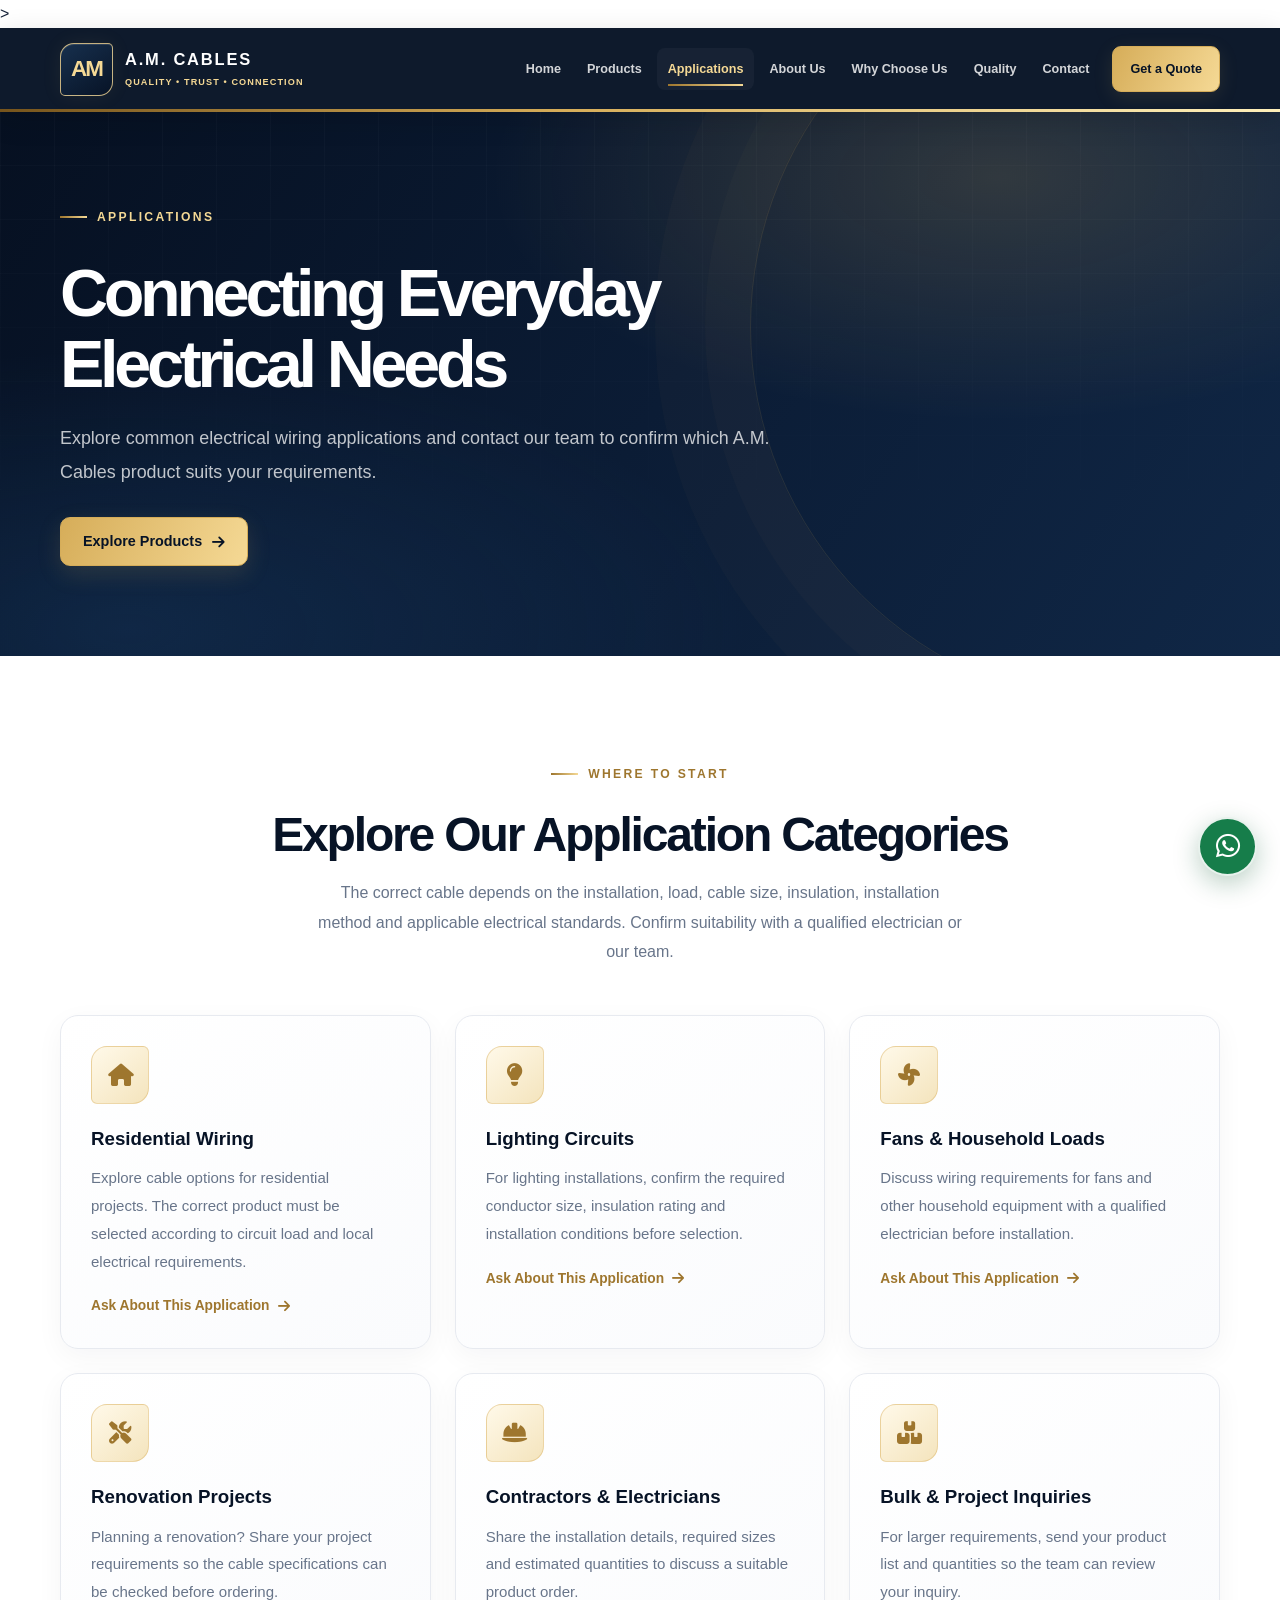
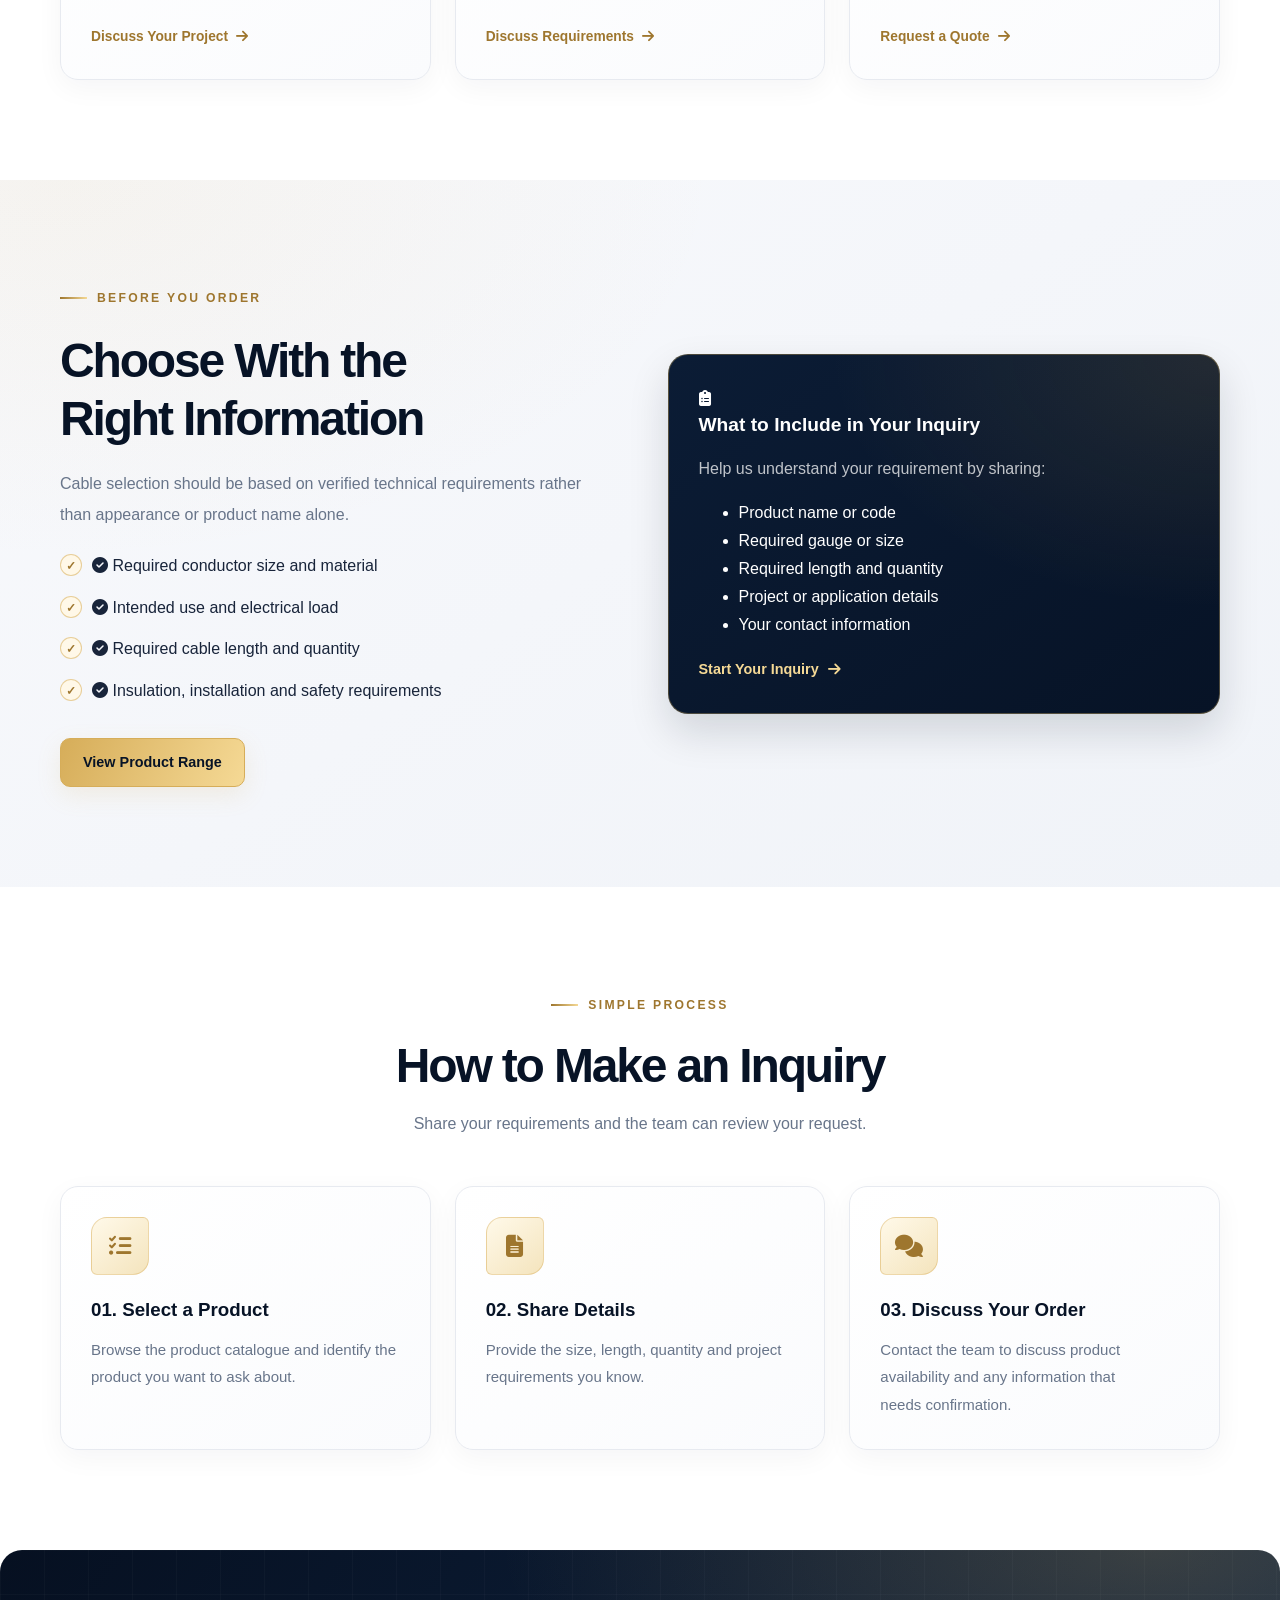
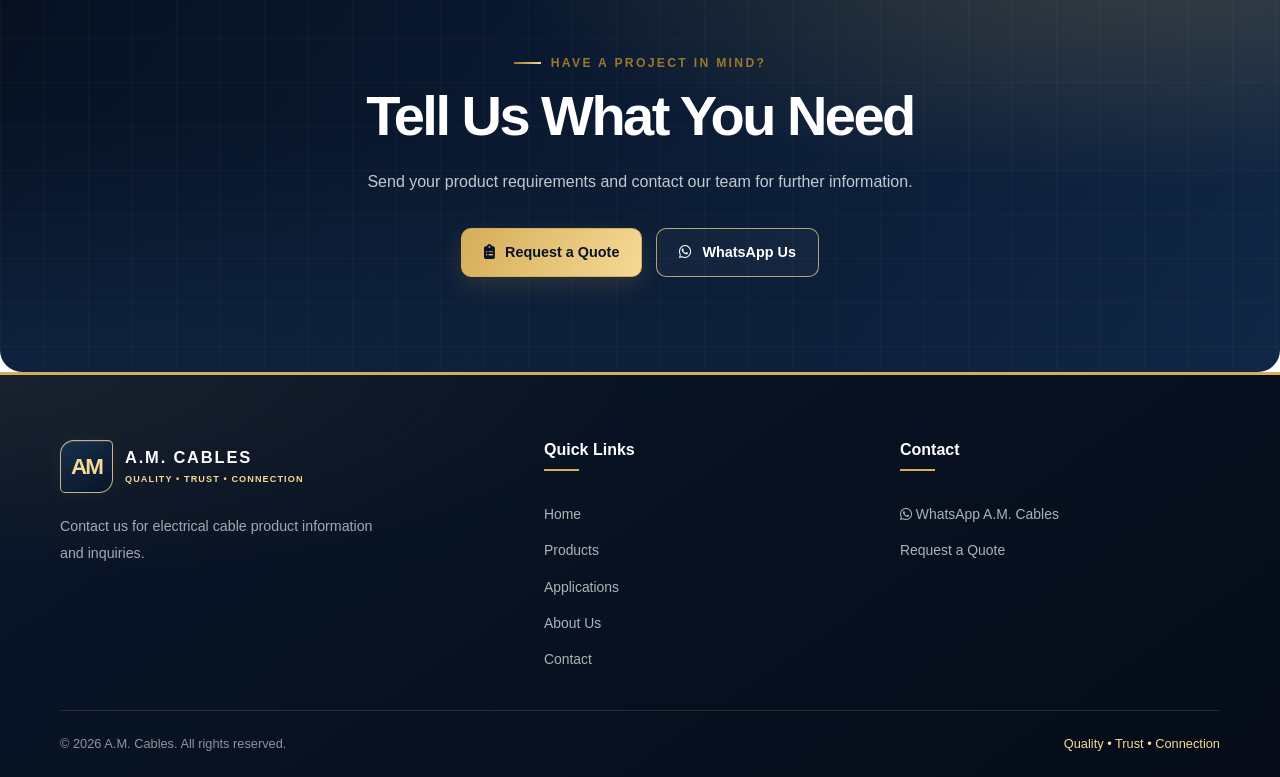
<file: applications.html>
<!DOCTYPE html>
<html lang="en">
<head>
  <meta charset="UTF-8">
  <meta name="viewport" content="width=device-width, initial-scale=1.0">
  <meta name="theme-color" content="#0b1730">
 <title>Electrical Cable Applications in Lahore | A.M. Cables</title>

<meta name="description" content="Explore common electrical cable applications for residential wiring, lighting, fans, renovation and project requirements. Contact A.M. Cables in Lahore for product inquiries.">

<meta name="robots" content="index, follow">

<link rel="canonical" href="https://zj77087-design.github.io/am-cables-ultra-premium/applications.html">

<!-- Open Graph SEO -->
<meta property="og:type" content="website">
<meta property="og:title" content="Electrical Cable Applications | A.M. Cables">
<meta property="og:description" content="Explore electrical cable application categories and discuss your product requirements with A.M. Cables in Lahore.">
<meta property="og:url" content="https://zj77087-design.github.io/am-cables-ultra-premium/applications.html">
<meta property="og:site_name" content="A.M. Cables">

<!-- Twitter Card SEO -->
<meta name="twitter:card" content="summary">
<meta name="twitter:title" content="Electrical Cable Applications | A.M. Cables">
<meta name="twitter:description" content="Explore cable applications and contact A.M. Cables for product inquiries in Lahore.">>

  <link rel="stylesheet" href="css/style.css">
  <link rel="stylesheet" href="https://cdnjs.cloudflare.com/ajax/libs/font-awesome/6.7.2/css/all.min.css">
  <script src="js/main.js" defer></script>
</head>

<body>

  <!-- HEADER -->
  <header class="site-header">
    <div class="container header-inner">
      <a href="index.html" class="logo" aria-label="A.M. Cables Home">
        <span class="logo-mark">AM</span>
        <span class="logo-text">
          <strong>A.M. CABLES</strong>
          <small>QUALITY • TRUST • CONNECTION</small>
        </span>
      </a>

      <button class="menu-toggle" id="menuToggle"
        type="button" aria-label="Open navigation"
        aria-controls="navMenu" aria-expanded="false">
        <i class="fas fa-bars"></i>
      </button>

      <nav class="nav-menu" id="navMenu" aria-label="Main navigation">
        <a href="index.html">Home</a>
        <a href="products.html">Products</a>
        <a href="applications.html" class="active">Applications</a>
        <a href="about.html">About Us</a>
        <a href="why-choose-us.html">Why Choose Us</a>
        <a href="quality.html">Quality</a>
        <a href="contact.html">Contact</a>
        <a href="order.html" class="nav-cta">Get a Quote</a>
      </nav>
    </div>
  </header>

  <main>

    <!-- HERO -->
    <section class="page-hero">
      <div class="container">
        <span class="section-label">APPLICATIONS</span>
        <h1>Connecting Everyday Electrical Needs</h1>
        <p>
          Explore common electrical wiring applications and contact our team
          to confirm which A.M. Cables product suits your requirements.
        </p>
        <a href="products.html" class="btn btn-primary">
          Explore Products <i class="fas fa-arrow-right"></i>
        </a>
      </div>
    </section>

    <!-- INTRO -->
    <section class="section">
      <div class="container">
        <div class="section-heading">
          <span class="section-label">WHERE TO START</span>
          <h2>Explore Our Application Categories</h2>
          <p>
            The correct cable depends on the installation, load, cable size,
            insulation, installation method and applicable electrical standards.
            Confirm suitability with a qualified electrician or our team.
          </p>
        </div>

        <div class="applications-grid">

          <!-- HOME WIRING -->
          <article class="application-card">
            <div class="application-icon">
              <i class="fas fa-house" aria-hidden="true"></i>
            </div>
            <h3>Residential Wiring</h3>
            <p>
              Explore cable options for residential projects. The correct
              product must be selected according to circuit load and local
              electrical requirements.
            </p>
            <a href="order.html?application=Residential%20Wiring"
              class="text-link">
              Ask About This Application
              <i class="fas fa-arrow-right"></i>
            </a>
          </article>

          <!-- LIGHTING -->
          <article class="application-card">
            <div class="application-icon">
              <i class="fas fa-lightbulb" aria-hidden="true"></i>
            </div>
            <h3>Lighting Circuits</h3>
            <p>
              For lighting installations, confirm the required conductor size,
              insulation rating and installation conditions before selection.
            </p>
            <a href="order.html?application=Lighting%20Circuits"
              class="text-link">
              Ask About This Application
              <i class="fas fa-arrow-right"></i>
            </a>
          </article>

          <!-- FANS -->
          <article class="application-card">
            <div class="application-icon">
              <i class="fas fa-fan" aria-hidden="true"></i>
            </div>
            <h3>Fans &amp; Household Loads</h3>
            <p>
              Discuss wiring requirements for fans and other household
              equipment with a qualified electrician before installation.
            </p>
            <a href="order.html?application=Fans%20and%20Household%20Loads"
              class="text-link">
              Ask About This Application
              <i class="fas fa-arrow-right"></i>
            </a>
          </article>

          <!-- RENOVATION -->
          <article class="application-card">
            <div class="application-icon">
              <i class="fas fa-screwdriver-wrench" aria-hidden="true"></i>
            </div>
            <h3>Renovation Projects</h3>
            <p>
              Planning a renovation? Share your project requirements so the
              cable specifications can be checked before ordering.
            </p>
            <a href="order.html?application=Renovation%20Project"
              class="text-link">
              Discuss Your Project
              <i class="fas fa-arrow-right"></i>
            </a>
          </article>

          <!-- CONTRACTORS -->
          <article class="application-card">
            <div class="application-icon">
              <i class="fas fa-helmet-safety" aria-hidden="true"></i>
            </div>
            <h3>Contractors &amp; Electricians</h3>
            <p>
              Share the installation details, required sizes and estimated
              quantities to discuss a suitable product order.
            </p>
            <a href="order.html?application=Contractor%20Requirements"
              class="text-link">
              Discuss Requirements
              <i class="fas fa-arrow-right"></i>
            </a>
          </article>

          <!-- BULK -->
          <article class="application-card">
            <div class="application-icon">
              <i class="fas fa-boxes-stacked" aria-hidden="true"></i>
            </div>
            <h3>Bulk &amp; Project Inquiries</h3>
            <p>
              For larger requirements, send your product list and quantities
              so the team can review your inquiry.
            </p>
            <a href="order.html?application=Bulk%20Order%20Inquiry"
              class="text-link">
              Request a Quote
              <i class="fas fa-arrow-right"></i>
            </a>
          </article>

        </div>
      </div>
    </section>

    <!-- SELECTION GUIDE -->
    <section class="section section-alt">
      <div class="container">
        <div class="about-layout">
          <div class="about-content">
            <span class="section-label">BEFORE YOU ORDER</span>
            <h2>Choose With the Right Information</h2>
            <p>
              Cable selection should be based on verified technical
              requirements rather than appearance or product name alone.
            </p>

            <ul class="check-list">
              <li>
                <i class="fas fa-check-circle" aria-hidden="true"></i>
                Required conductor size and material
              </li>
              <li>
                <i class="fas fa-check-circle" aria-hidden="true"></i>
                Intended use and electrical load
              </li>
              <li>
                <i class="fas fa-check-circle" aria-hidden="true"></i>
                Required cable length and quantity
              </li>
              <li>
                <i class="fas fa-check-circle" aria-hidden="true"></i>
                Insulation, installation and safety requirements
              </li>
            </ul>

            <a href="products.html" class="btn btn-primary">
              View Product Range
            </a>
          </div>

          <div class="info-panel">
            <div class="info-panel-icon">
              <i class="fas fa-clipboard-list" aria-hidden="true"></i>
            </div>
            <h3>What to Include in Your Inquiry</h3>
            <p>Help us understand your requirement by sharing:</p>
            <ul>
              <li>Product name or code</li>
              <li>Required gauge or size</li>
              <li>Required length and quantity</li>
              <li>Project or application details</li>
              <li>Your contact information</li>
            </ul>
            <a href="order.html" class="text-link">
              Start Your Inquiry
              <i class="fas fa-arrow-right"></i>
            </a>
          </div>
        </div>
      </div>
    </section>

    <!-- HOW IT WORKS -->
    <section class="section">
      <div class="container">
        <div class="section-heading">
          <span class="section-label">SIMPLE PROCESS</span>
          <h2>How to Make an Inquiry</h2>
          <p>Share your requirements and the team can review your request.</p>
        </div>

        <div class="features-grid">

          <article class="feature-card">
            <div class="feature-icon">
              <i class="fas fa-list-check" aria-hidden="true"></i>
            </div>
            <h3>01. Select a Product</h3>
            <p>
              Browse the product catalogue and identify the product you want
              to ask about.
            </p>
          </article>

          <article class="feature-card">
            <div class="feature-icon">
              <i class="fas fa-file-lines" aria-hidden="true"></i>
            </div>
            <h3>02. Share Details</h3>
            <p>
              Provide the size, length, quantity and project requirements
              you know.
            </p>
          </article>

          <article class="feature-card">
            <div class="feature-icon">
              <i class="fas fa-comments" aria-hidden="true"></i>
            </div>
            <h3>03. Discuss Your Order</h3>
            <p>
              Contact the team to discuss product availability and any
              information that needs confirmation.
            </p>
          </article>

        </div>
      </div>
    </section>

    <!-- CTA -->
    <section class="cta-section">
      <div class="container">
        <span class="section-label">HAVE A PROJECT IN MIND?</span>
        <h2>Tell Us What You Need</h2>
        <p>
          Send your product requirements and contact our team for further
          information.
        </p>

        <div class="cta-actions">
          <a href="order.html" class="btn btn-primary">
            <i class="fas fa-clipboard-list"></i>
            Request a Quote
          </a>

          <a href="https://wa.me/923054335465"
            class="btn btn-outline"
            target="_blank" rel="noopener noreferrer">
            <i class="fab fa-whatsapp"></i>
            WhatsApp Us
          </a>
        </div>
      </div>
    </section>

  </main>

  <!-- FOOTER -->
  <footer class="site-footer">
    <div class="container">
      <div class="footer-content">

        <div class="footer-brand">
          <a href="index.html" class="logo">
            <span class="logo-mark">AM</span>
            <span class="logo-text">
              <strong>A.M. CABLES</strong>
              <small>QUALITY • TRUST • CONNECTION</small>
            </span>
          </a>
          <p>Contact us for electrical cable product information and inquiries.</p>
        </div>

        <div class="footer-links">
          <h3>Quick Links</h3>
          <a href="index.html">Home</a>
          <a href="products.html">Products</a>
          <a href="applications.html">Applications</a>
          <a href="about.html">About Us</a>
          <a href="contact.html">Contact</a>
        </div>

        <div class="footer-links">
          <h3>Contact</h3>
          <a href="https://wa.me/923054335465"
            target="_blank" rel="noopener noreferrer">
            <i class="fab fa-whatsapp"></i> WhatsApp A.M. Cables
          </a>
          <a href="order.html">Request a Quote</a>
        </div>

      </div>

      <div class="footer-bottom">
        <p>&copy; <span id="currentYear"></span> A.M. Cables. All rights reserved.</p>
        <a href="index.html">Quality • Trust • Connection</a>
      </div>
    </div>
  </footer>

</body>
</html>
</file>
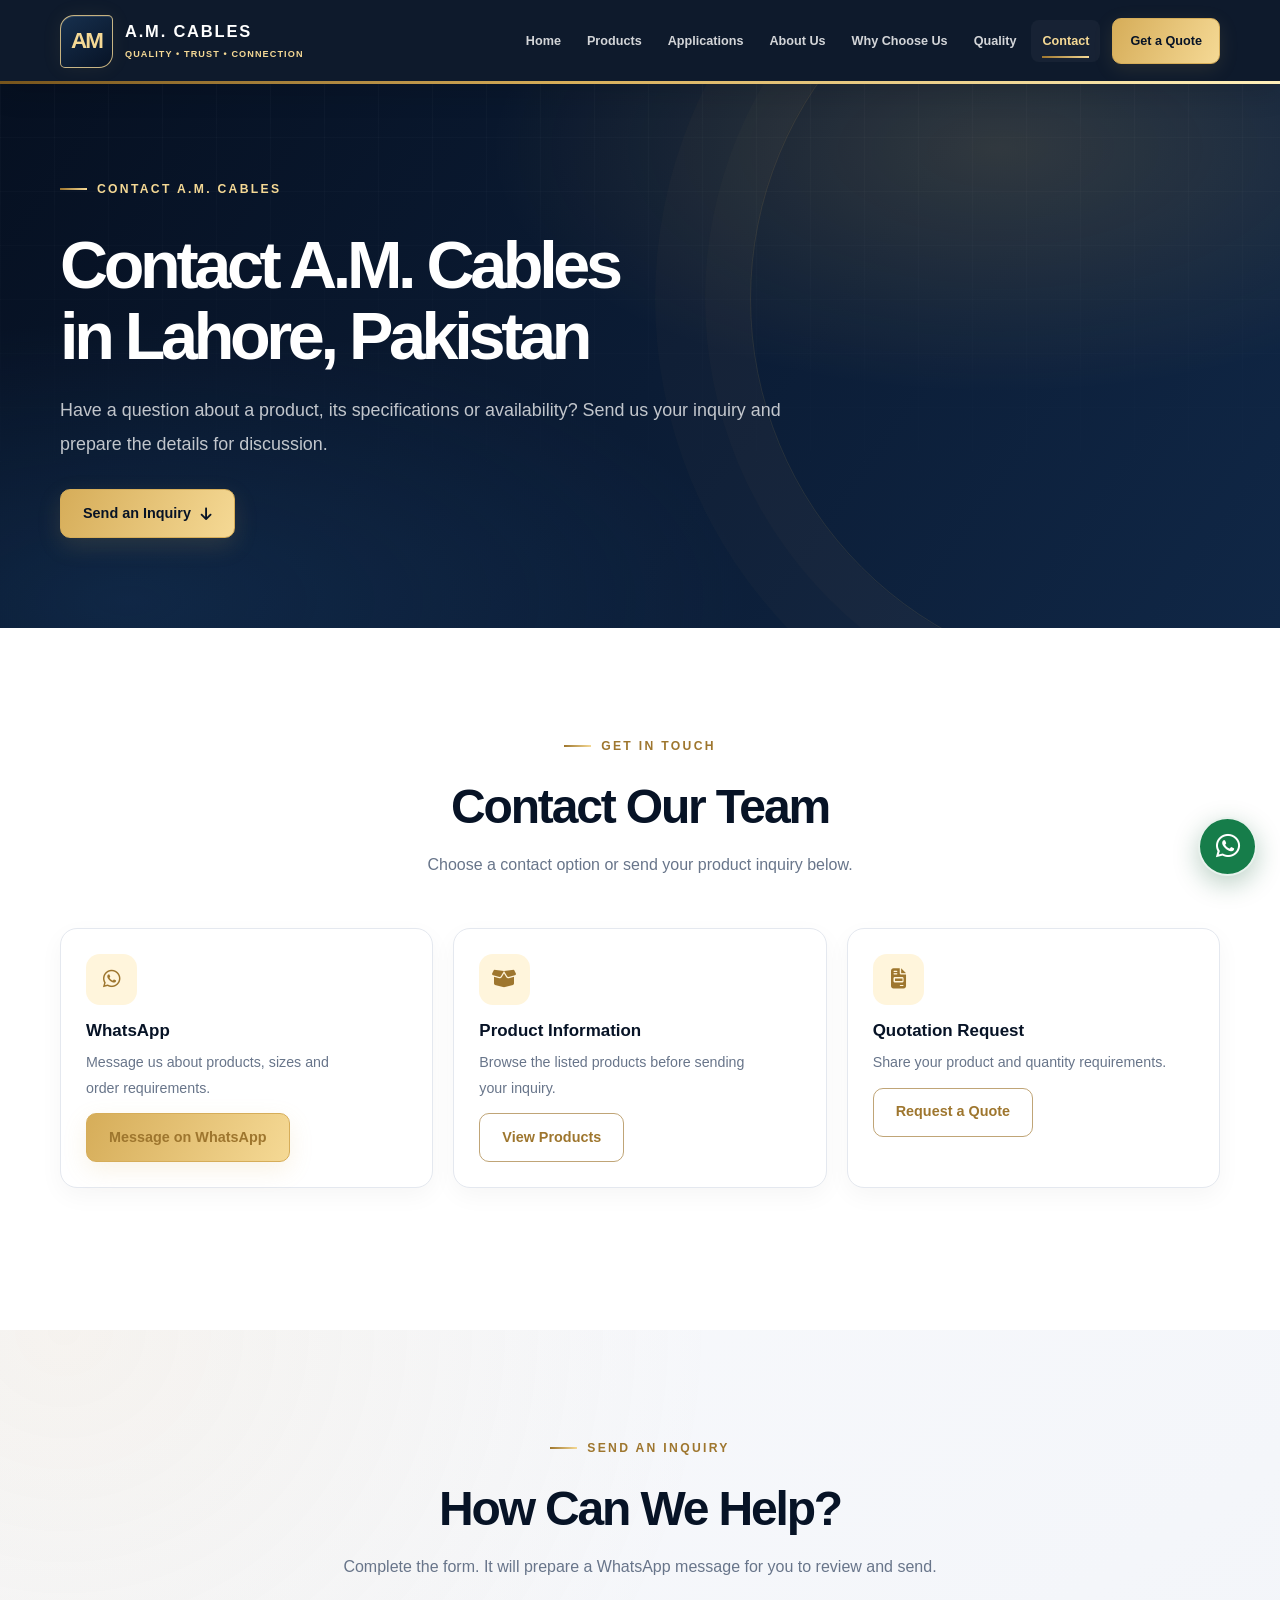
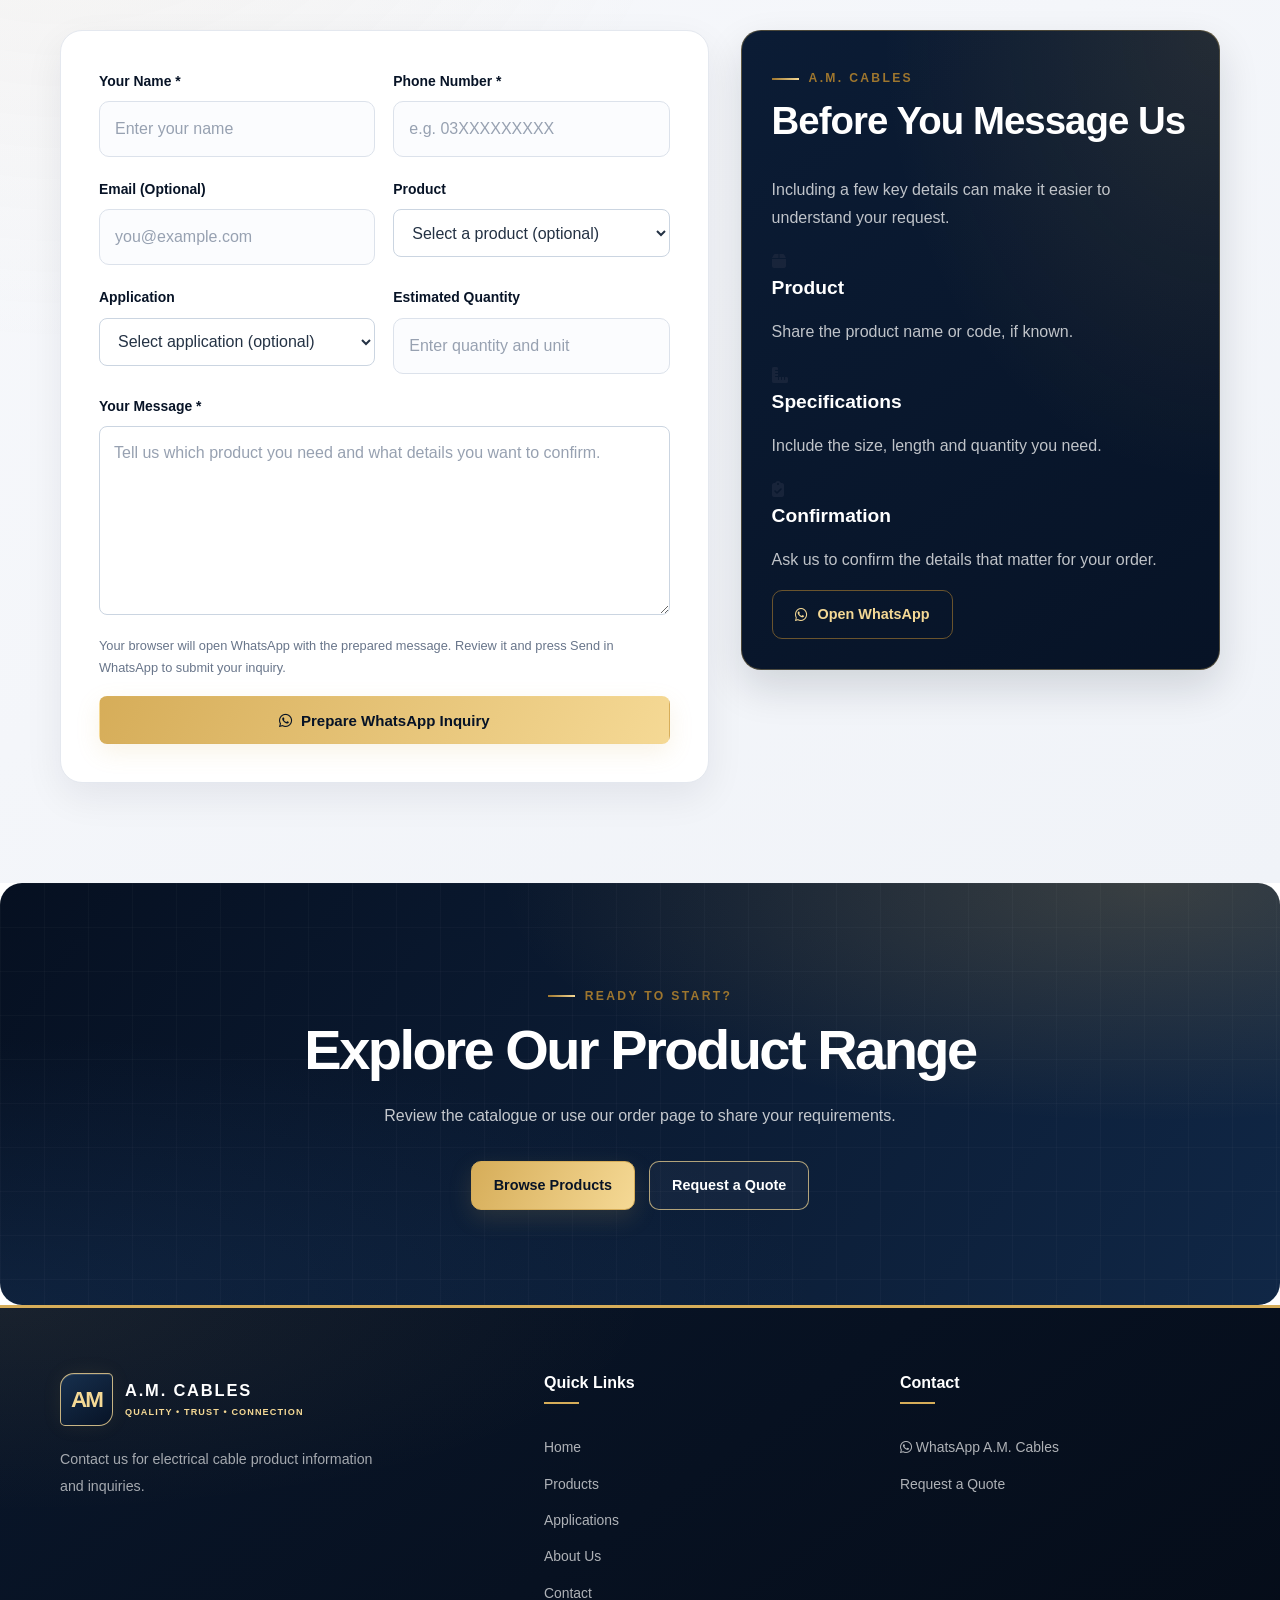
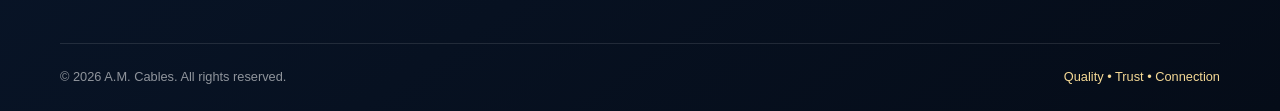
<file: contact.html>
<!DOCTYPE html>
<html lang="en">
<head>
  <meta charset="UTF-8">
  <meta name="viewport" content="width=device-width, initial-scale=1.0">
  <meta name="theme-color" content="#0b1730">

<title>Contact A.M. Cables Lahore | Electrical Cable Inquiries</title>

<meta name="description" content="Contact A.M. Cables in Lahore, Pakistan for copper and electrical cable product information, specifications, availability and quotation inquiries. Connect with our team on WhatsApp.">

<meta name="robots" content="index, follow, max-image-preview:large">

<meta name="author" content="A.M. Cables">

<link rel="canonical" href="https://zj77087-design.github.io/am-cables-ultra-premium/contact.html">

<!-- Open Graph SEO -->
<meta property="og:type" content="website">
<meta property="og:title" content="Contact A.M. Cables | Lahore, Pakistan">
<meta property="og:description" content="Get in touch with A.M. Cables for electrical cable information, product inquiries and quotations in Lahore, Pakistan.">
<meta property="og:url" content="https://zj77087-design.github.io/am-cables-ultra-premium/contact.html">
<meta property="og:site_name" content="A.M. Cables">
<meta property="og:locale" content="en_PK">

<!-- Twitter Card SEO -->
<meta name="twitter:card" content="summary">
<meta name="twitter:title" content="Contact A.M. Cables Lahore">
<meta name="twitter:description" content="Contact A.M. Cables for electrical cable inquiries and quotations in Lahore, Pakistan.">
  <link rel="stylesheet" href="css/style.css">
  <link rel="stylesheet" href="https://cdnjs.cloudflare.com/ajax/libs/font-awesome/6.7.2/css/all.min.css">
  <script src="js/main.js" defer></script>
</head>

<body>

  <!-- HEADER -->
  <header class="site-header">
    <div class="container header-inner">
      <a href="index.html" class="logo" aria-label="A.M. Cables Home">
        <span class="logo-mark">AM</span>
        <span class="logo-text">
          <strong>A.M. CABLES</strong>
          <small>QUALITY • TRUST • CONNECTION</small>
        </span>
      </a>

      <button class="menu-toggle" id="menuToggle"
        type="button" aria-label="Open navigation"
        aria-controls="navMenu" aria-expanded="false">
        <i class="fas fa-bars"></i>
      </button>

      <nav class="nav-menu" id="navMenu" aria-label="Main navigation">
        <a href="index.html">Home</a>
        <a href="products.html">Products</a>
        <a href="applications.html">Applications</a>
        <a href="about.html">About Us</a>
        <a href="why-choose-us.html">Why Choose Us</a>
        <a href="quality.html">Quality</a>
        <a href="contact.html" class="active">Contact</a>
        <a href="order.html" class="nav-cta">Get a Quote</a>
      </nav>
    </div>
  </header>

  <main>

    <!-- HERO -->
    <section class="page-hero">
      <div class="container">
        <span class="section-label">CONTACT A.M. CABLES</span>
        <h1>Contact A.M. Cables in Lahore, Pakistan</h1>
        <p>
          Have a question about a product, its specifications or availability?
          Send us your inquiry and prepare the details for discussion.
        </p>

        <a href="#contactFormSection" class="btn btn-primary">
          Send an Inquiry
          <i class="fas fa-arrow-down"></i>
        </a>
      </div>
    </section>

    <!-- CONTACT OPTIONS -->
    <section class="section">
      <div class="container">

        <div class="section-heading">
          <span class="section-label">GET IN TOUCH</span>
          <h2>Contact Our Team</h2>
          <p>Choose a contact option or send your product inquiry below.</p>
        </div>

        <div class="contact-cards">

          <article class="contact-card">
            <div class="contact-icon">
              <i class="fab fa-whatsapp" aria-hidden="true"></i>
            </div>
            <h3>WhatsApp</h3>
            <p>Message us about products, sizes and order requirements.</p>
            <a href="https://wa.me/923054335465"
              target="_blank" rel="noopener noreferrer"
              class="btn btn-primary">
              Message on WhatsApp
            </a>
          </article>

          <article class="contact-card">
            <div class="contact-icon">
              <i class="fas fa-box-open" aria-hidden="true"></i>
            </div>
            <h3>Product Information</h3>
            <p>Browse the listed products before sending your inquiry.</p>
            <a href="products.html" class="btn btn-outline">
              View Products
            </a>
          </article>

          <article class="contact-card">
            <div class="contact-icon">
              <i class="fas fa-file-invoice" aria-hidden="true"></i>
            </div>
            <h3>Quotation Request</h3>
            <p>Share your product and quantity requirements.</p>
            <a href="order.html" class="btn btn-outline">
              Request a Quote
            </a>
          </article>

        </div>
      </div>
    </section>

    <!-- CONTACT FORM -->
    <section class="section section-alt" id="contactFormSection">
      <div class="container">

        <div class="section-heading">
          <span class="section-label">SEND AN INQUIRY</span>
          <h2>How Can We Help?</h2>
          <p>
            Complete the form. It will prepare a WhatsApp message for you
            to review and send.
          </p>
        </div>

        <div class="contact-layout">

          <div class="contact-form-wrapper">
            <form id="contactForm" data-whatsapp-form>

              <div class="form-row">
                <div class="form-group">
                  <label for="customerName">Your Name *</label>
                  <input
                    type="text"
                    id="customerName"
                    name="Name"
                    placeholder="Enter your name"
                    autocomplete="name"
                    required
                    minlength="2"
                    maxlength="80"
                  >
                </div>

                <div class="form-group">
                  <label for="customerPhone">Phone Number *</label>
                  <input
                    type="tel"
                    id="customerPhone"
                    name="Phone"
                    placeholder="e.g. 03XXXXXXXXX"
                    autocomplete="tel"
                    required
                    minlength="7"
                    maxlength="20"
                  >
                </div>
              </div>

              <div class="form-row">
                <div class="form-group">
                  <label for="customerEmail">Email (Optional)</label>
                  <input
                    type="email"
                    id="customerEmail"
                    name="Email"
                    placeholder="you@example.com"
                    autocomplete="email"
                    maxlength="120"
                  >
                </div>

                <div class="form-group">
                  <label for="contactProduct">Product</label>
                  <select id="contactProduct" name="Product">
                    <option value="">Select a product (optional)</option>
                    <option>23.76 Flat</option>
                    <option>23.76 Goal</option>
                    <option>40.76 Flat</option>
                    <option>40.76 Goal</option>
                    <option>110.76</option>
                    <option>3.29</option>
                    <option>7.29</option>
                    <option>4 mm Pure Copper</option>
                    <option>6 mm White Pure Copper</option>
                    <option>8 mm White Pure Copper</option>
                    <option>10 mm White Pure Copper</option>
                    <option>7.52 Silver</option>
                    <option>7.64 Silver</option>
                    <option>70.76 Copper</option>
                    <option>Other / Not Sure</option>
                  </select>
                </div>
              </div>

              <div class="form-row">
                <div class="form-group">
                  <label for="contactApplication">Application</label>
                  <select id="contactApplication" name="Application">
                    <option value="">Select application (optional)</option>
                    <option>Residential Wiring</option>
                    <option>Lighting Circuits</option>
                    <option>Fans and Household Loads</option>
                    <option>Renovation Project</option>
                    <option>Contractor Requirements</option>
                    <option>Bulk Order Inquiry</option>
                    <option>Other</option>
                  </select>
                </div>

                <div class="form-group">
                  <label for="contactQuantity">Estimated Quantity</label>
                  <input
                    type="text"
                    id="contactQuantity"
                    name="Quantity"
                    placeholder="Enter quantity and unit"
                    maxlength="100"
                  >
                </div>
              </div>

              <div class="form-group">
                <label for="contactMessage">Your Message *</label>
                <textarea
                  id="contactMessage"
                  name="Message"
                  rows="6"
                  placeholder="Tell us which product you need and what details you want to confirm."
                  required
                  minlength="5"
                  maxlength="2000"
                ></textarea>
              </div>

              <p class="form-note">
                Your browser will open WhatsApp with the prepared message.
                Review it and press Send in WhatsApp to submit your inquiry.
              </p>

              <button type="submit" class="btn btn-primary">
                <i class="fab fa-whatsapp" aria-hidden="true"></i>
                Prepare WhatsApp Inquiry
              </button>

            </form>
          </div>

          <aside class="contact-info-panel">
            <span class="section-label">A.M. CABLES</span>
            <h2>Before You Message Us</h2>

            <p>
              Including a few key details can make it easier to understand
              your request.
            </p>

            <div class="contact-info-item">
              <i class="fas fa-box" aria-hidden="true"></i>
              <div>
                <h3>Product</h3>
                <p>Share the product name or code, if known.</p>
              </div>
            </div>

            <div class="contact-info-item">
              <i class="fas fa-ruler-combined" aria-hidden="true"></i>
              <div>
                <h3>Specifications</h3>
                <p>Include the size, length and quantity you need.</p>
              </div>
            </div>

            <div class="contact-info-item">
              <i class="fas fa-clipboard-check" aria-hidden="true"></i>
              <div>
                <h3>Confirmation</h3>
                <p>Ask us to confirm the details that matter for your order.</p>
              </div>
            </div>

            <a href="https://wa.me/923054335465"
              class="btn btn-outline"
              target="_blank" rel="noopener noreferrer">
              <i class="fab fa-whatsapp"></i>
              Open WhatsApp
            </a>
          </aside>

        </div>
      </div>
    </section>

    <!-- CTA -->
    <section class="cta-section">
      <div class="container">
        <span class="section-label">READY TO START?</span>
        <h2>Explore Our Product Range</h2>
        <p>
          Review the catalogue or use our order page to share your
          requirements.
        </p>

        <div class="cta-actions">
          <a href="products.html" class="btn btn-primary">
            Browse Products
          </a>

          <a href="order.html" class="btn btn-outline">
            Request a Quote
          </a>
        </div>
      </div>
    </section>

  </main>

  <!-- FOOTER -->
  <footer class="site-footer">
    <div class="container">

      <div class="footer-content">
        <div class="footer-brand">
          <a href="index.html" class="logo">
            <span class="logo-mark">AM</span>
            <span class="logo-text">
              <strong>A.M. CABLES</strong>
              <small>QUALITY • TRUST • CONNECTION</small>
            </span>
          </a>
          <p>
            Contact us for electrical cable product information and inquiries.
          </p>
        </div>

        <div class="footer-links">
          <h3>Quick Links</h3>
          <a href="index.html">Home</a>
          <a href="products.html">Products</a>
          <a href="applications.html">Applications</a>
          <a href="about.html">About Us</a>
          <a href="contact.html">Contact</a>
        </div>

        <div class="footer-links">
          <h3>Contact</h3>
          <a href="https://wa.me/923054335465"
            target="_blank" rel="noopener noreferrer">
            <i class="fab fa-whatsapp"></i> WhatsApp A.M. Cables
          </a>
          <a href="order.html">Request a Quote</a>
        </div>
      </div>

      <div class="footer-bottom">
        <p>
          &copy; <span id="currentYear"></span>
          A.M. Cables. All rights reserved.
        </p>
        <a href="index.html">Quality • Trust • Connection</a>
      </div>

    </div>
  </footer>

</body>
</html>
</file>
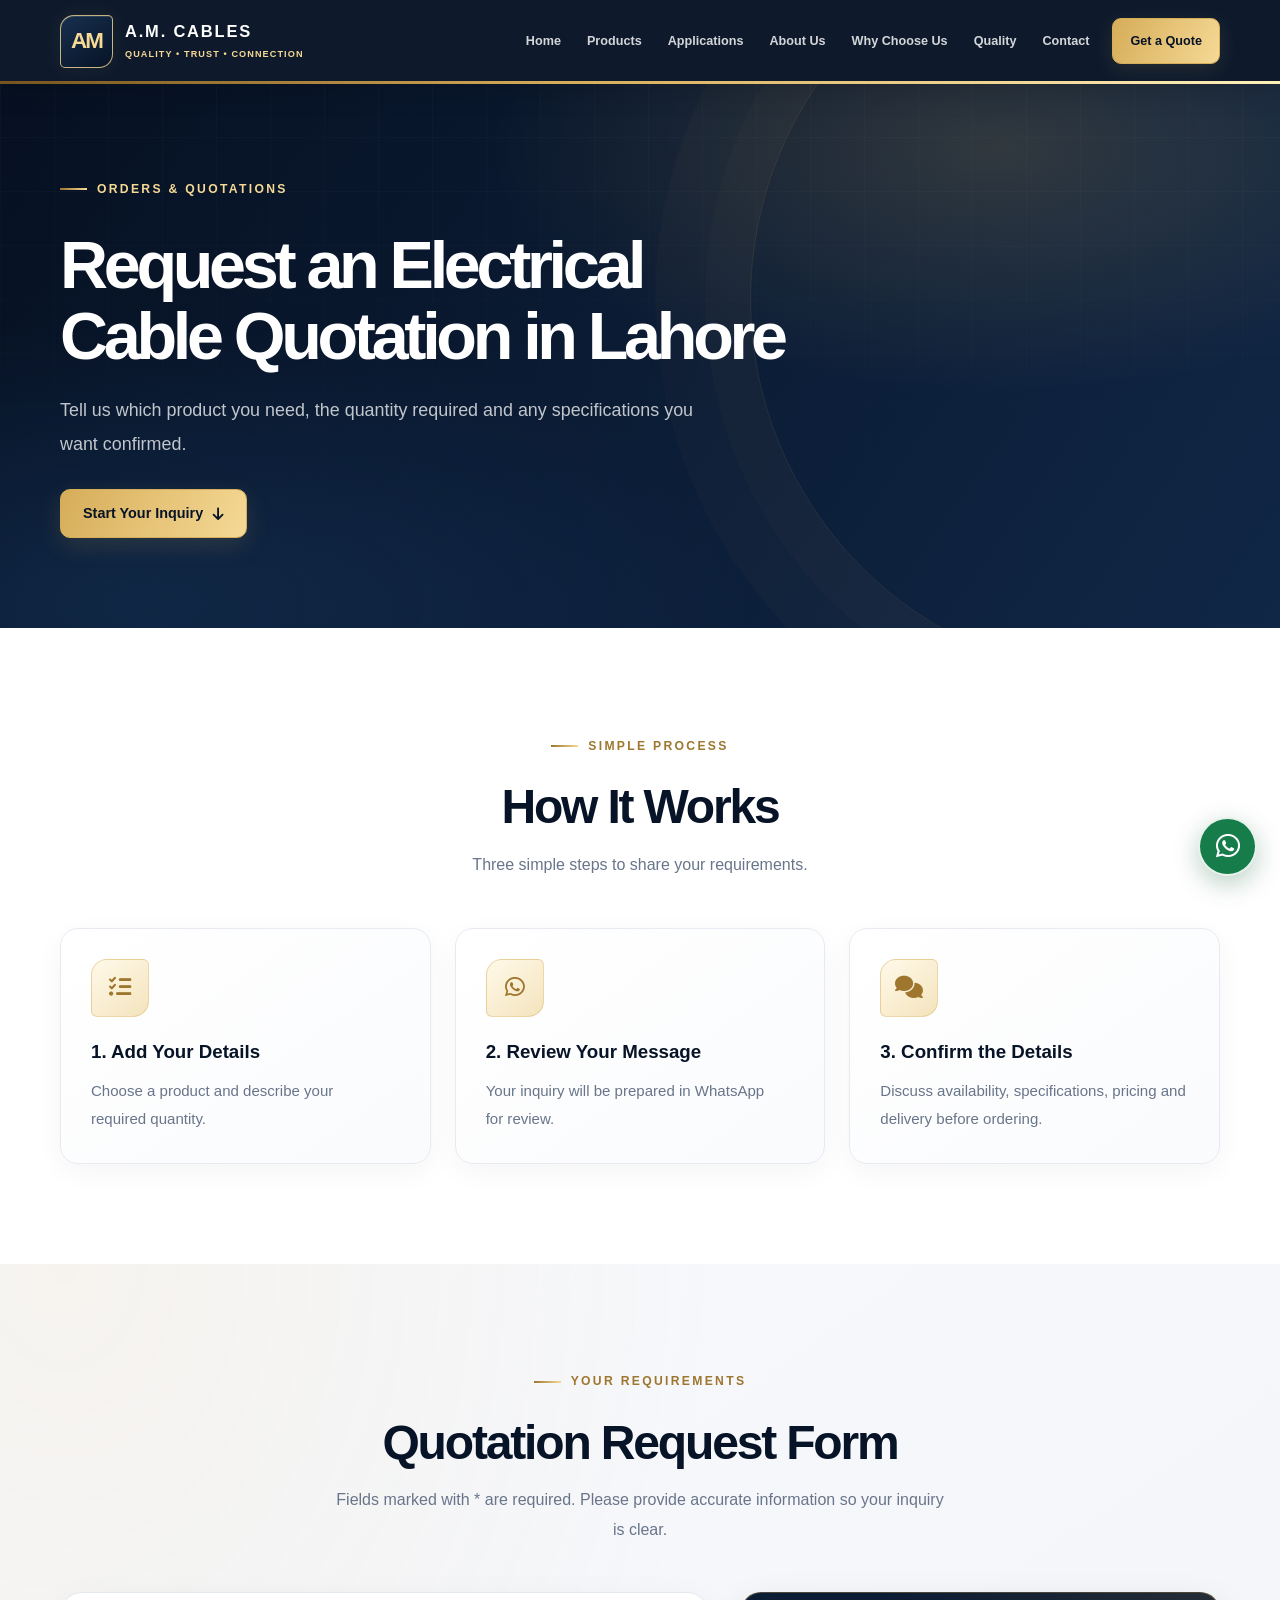
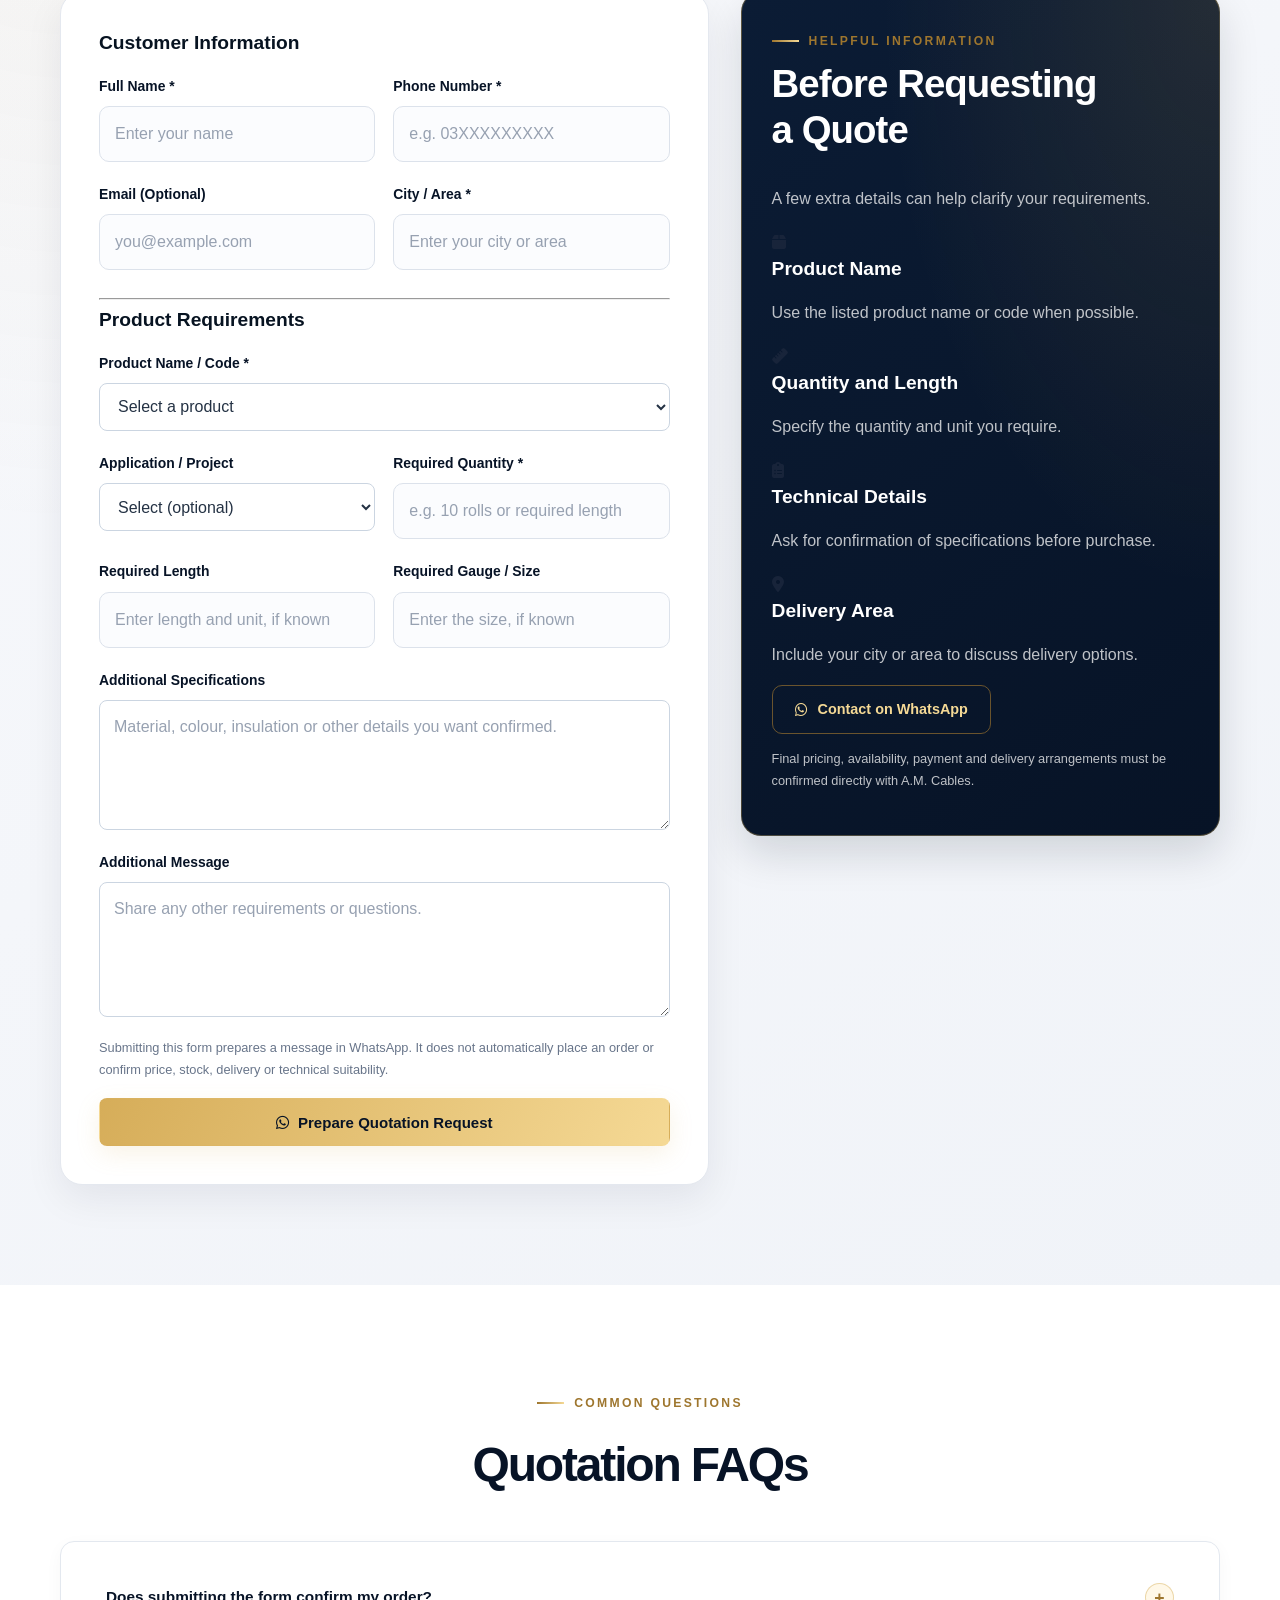
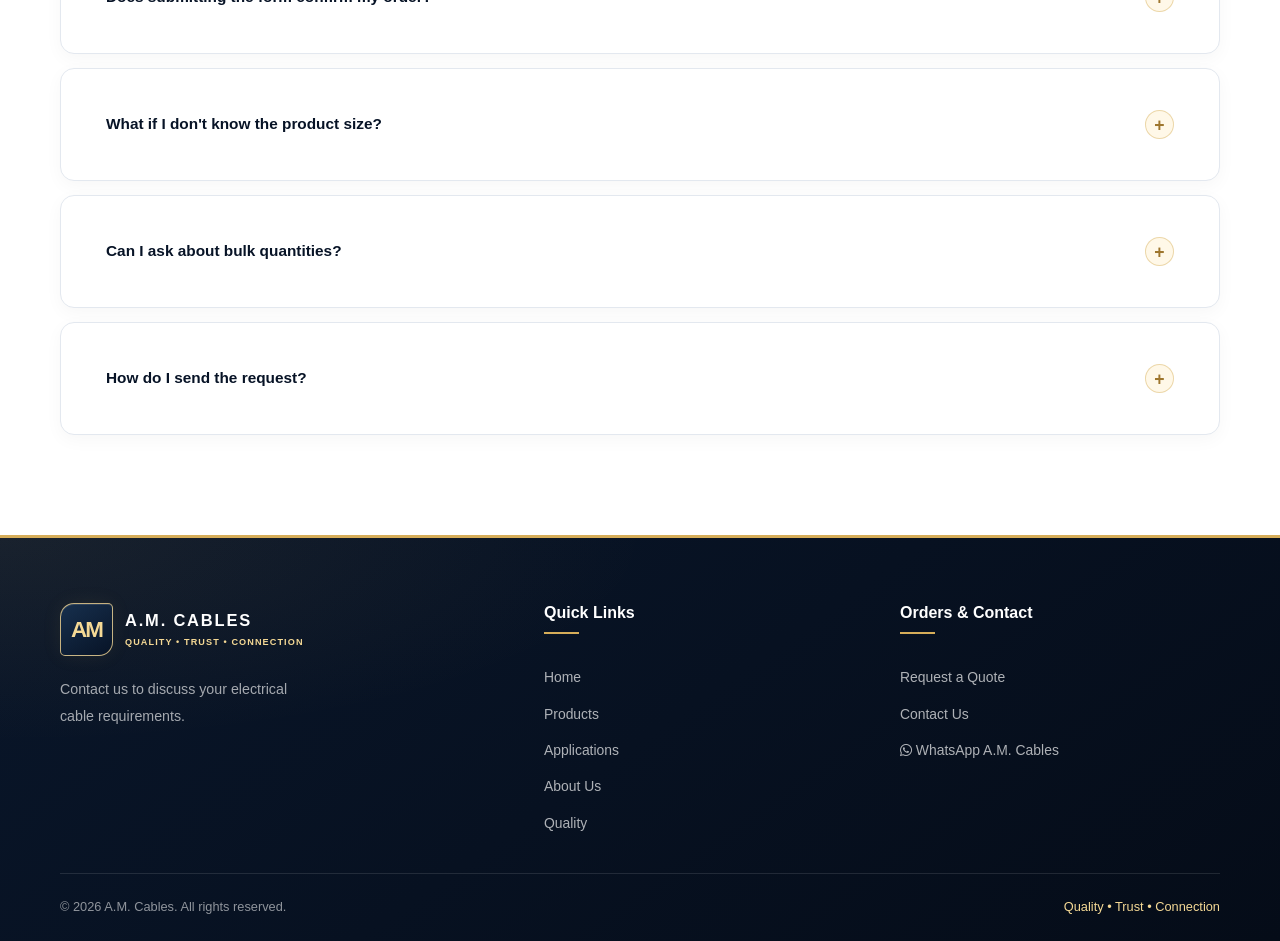
<file: order.html>
<!DOCTYPE html>
<html lang="en">
<head>
  <meta charset="UTF-8">
  <meta name="viewport" content="width=device-width, initial-scale=1.0">
  <meta name="theme-color" content="#0b1730">
 
<title>Request a Cable Quotation in Lahore | A.M. Cables</title>

<meta name="description" content="Request an electrical cable quotation from A.M. Cables in Lahore, Pakistan. Share your product, quantity, length and gauge requirements to discuss specifications, availability and pricing.">

<meta name="robots" content="index, follow, max-image-preview:large">

<meta name="author" content="A.M. Cables">

<link rel="canonical" href="https://zj77087-design.github.io/am-cables-ultra-premium/order.html">

<!-- Open Graph SEO -->
<meta property="og:type" content="website">
<meta property="og:title" content="Request a Cable Quotation | A.M. Cables">
<meta property="og:description" content="Share your electrical cable requirements with A.M. Cables. Request product information and quotation details in Lahore, Pakistan.">
<meta property="og:url" content="https://zj77087-design.github.io/am-cables-ultra-premium/order.html">
<meta property="og:site_name" content="A.M. Cables">
<meta property="og:locale" content="en_PK">

<!-- Twitter Card SEO -->
<meta name="twitter:card" content="summary">
<meta name="twitter:title" content="Request a Cable Quotation | A.M. Cables">
<meta name="twitter:description" content="Submit your cable product and quantity requirements to A.M. Cables, Lahore, Pakistan.">

  <link rel="stylesheet" href="css/style.css">
  <link rel="stylesheet" href="https://cdnjs.cloudflare.com/ajax/libs/font-awesome/6.7.2/css/all.min.css">
  <script src="js/main.js" defer></script>
</head>

<body>

  <!-- HEADER -->
  <header class="site-header">
    <div class="container header-inner">
      <a href="index.html" class="logo" aria-label="A.M. Cables Home">
        <span class="logo-mark">AM</span>
        <span class="logo-text">
          <strong>A.M. CABLES</strong>
          <small>QUALITY • TRUST • CONNECTION</small>
        </span>
      </a>

      <button class="menu-toggle" id="menuToggle"
        type="button" aria-label="Open navigation"
        aria-controls="navMenu" aria-expanded="false">
        <i class="fas fa-bars"></i>
      </button>

      <nav class="nav-menu" id="navMenu" aria-label="Main navigation">
        <a href="index.html">Home</a>
        <a href="products.html">Products</a>
        <a href="applications.html">Applications</a>
        <a href="about.html">About Us</a>
        <a href="why-choose-us.html">Why Choose Us</a>
        <a href="quality.html">Quality</a>
        <a href="contact.html">Contact</a>
        <a href="order.html" class="nav-cta active">Get a Quote</a>
      </nav>
    </div>
  </header>

  <main>

    <!-- HERO -->
    <section class="page-hero">
      <div class="container">
        <span class="section-label">ORDERS & QUOTATIONS</span>
        <h1>Request an Electrical Cable Quotation in Lahore</h1>
        <p>
          Tell us which product you need, the quantity required and
          any specifications you want confirmed.
        </p>

        <a href="#quoteFormSection" class="btn btn-primary">
          Start Your Inquiry
          <i class="fas fa-arrow-down"></i>
        </a>
      </div>
    </section>

    <!-- PROCESS -->
    <section class="section">
      <div class="container">

        <div class="section-heading">
          <span class="section-label">SIMPLE PROCESS</span>
          <h2>How It Works</h2>
          <p>Three simple steps to share your requirements.</p>
        </div>

        <div class="benefits-grid">

          <article class="benefit-card">
            <div class="benefit-icon">
              <i class="fas fa-list-check" aria-hidden="true"></i>
            </div>
            <h3>1. Add Your Details</h3>
            <p>Choose a product and describe your required quantity.</p>
          </article>

          <article class="benefit-card">
            <div class="benefit-icon">
              <i class="fab fa-whatsapp" aria-hidden="true"></i>
            </div>
            <h3>2. Review Your Message</h3>
            <p>Your inquiry will be prepared in WhatsApp for review.</p>
          </article>

          <article class="benefit-card">
            <div class="benefit-icon">
              <i class="fas fa-comments" aria-hidden="true"></i>
            </div>
            <h3>3. Confirm the Details</h3>
            <p>Discuss availability, specifications, pricing and delivery before ordering.</p>
          </article>

        </div>
      </div>
    </section>

    <!-- QUOTE FORM -->
    <section class="section section-alt" id="quoteFormSection">
      <div class="container">

        <div class="section-heading">
          <span class="section-label">YOUR REQUIREMENTS</span>
          <h2>Quotation Request Form</h2>
          <p>
            Fields marked with * are required. Please provide accurate
            information so your inquiry is clear.
          </p>
        </div>

        <div class="order-layout">

          <div class="order-form-wrapper">
            <form id="orderForm" data-whatsapp-form>

              <h3 class="form-section-title">Customer Information</h3>

              <div class="form-row">
                <div class="form-group">
                  <label for="orderCustomerName">Full Name *</label>
                  <input
                    type="text"
                    id="orderCustomerName"
                    name="Customer Name"
                    placeholder="Enter your name"
                    autocomplete="name"
                    required
                    minlength="2"
                    maxlength="80"
                  >
                </div>

                <div class="form-group">
                  <label for="orderPhone">Phone Number *</label>
                  <input
                    type="tel"
                    id="orderPhone"
                    name="Phone Number"
                    placeholder="e.g. 03XXXXXXXXX"
                    autocomplete="tel"
                    required
                    minlength="7"
                    maxlength="20"
                  >
                </div>
              </div>

              <div class="form-row">
                <div class="form-group">
                  <label for="orderEmail">Email (Optional)</label>
                  <input
                    type="email"
                    id="orderEmail"
                    name="Email"
                    placeholder="you@example.com"
                    autocomplete="email"
                    maxlength="120"
                  >
                </div>

                <div class="form-group">
                  <label for="orderCity">City / Area *</label>
                  <input
                    type="text"
                    id="orderCity"
                    name="City / Area"
                    placeholder="Enter your city or area"
                    autocomplete="address-level2"
                    required
                    minlength="2"
                    maxlength="100"
                  >
                </div>
              </div>

              <hr class="form-divider">

              <h3 class="form-section-title">Product Requirements</h3>

              <div class="form-group">
                <label for="product">Product Name / Code *</label>
                <select id="product" name="Product" required>
                  <option value="">Select a product</option>
                  <option>23.76 Flat</option>
                  <option>23.76 Goal</option>
                  <option>40.76 Flat</option>
                  <option>40.76 Goal</option>
                  <option>110.76</option>
                  <option>3.29</option>
                  <option>7.29</option>
                  <option>4 mm Pure Copper</option>
                  <option>6 mm White Pure Copper</option>
                  <option>8 mm White Pure Copper</option>
                  <option>10 mm White Pure Copper</option>
                  <option>7.52 Silver</option>
                  <option>7.64 Silver</option>
                  <option>70.76 Copper</option>
                  <option>Other / Not Sure</option>
                </select>
              </div>

              <div class="form-row">
                <div class="form-group">
                  <label for="application">Application / Project</label>
                  <select id="application" name="Application">
                    <option value="">Select (optional)</option>
                    <option>Residential Wiring</option>
                    <option>Lighting Circuits</option>
                    <option>Fans and Household Loads</option>
                    <option>Renovation Project</option>
                    <option>Contractor Requirements</option>
                    <option>Bulk Order</option>
                    <option>Other</option>
                  </select>
                </div>

                <div class="form-group">
                  <label for="orderQuantity">Required Quantity *</label>
                  <input
                    type="text"
                    id="orderQuantity"
                    name="Required Quantity"
                    placeholder="e.g. 10 rolls or required length"
                    required
                    minlength="1"
                    maxlength="100"
                  >
                </div>
              </div>

              <div class="form-row">
                <div class="form-group">
                  <label for="requiredLength">Required Length</label>
                  <input
                    type="text"
                    id="requiredLength"
                    name="Required Length"
                    placeholder="Enter length and unit, if known"
                    maxlength="100"
                  >
                </div>

                <div class="form-group">
                  <label for="requiredGauge">Required Gauge / Size</label>
                  <input
                    type="text"
                    id="requiredGauge"
                    name="Required Gauge / Size"
                    placeholder="Enter the size, if known"
                    maxlength="100"
                  >
                </div>
              </div>

              <div class="form-group">
                <label for="orderSpecifications">Additional Specifications</label>
                <textarea
                  id="orderSpecifications"
                  name="Additional Specifications"
                  rows="3"
                  placeholder="Material, colour, insulation or other details you want confirmed."
                  maxlength="1000"
                ></textarea>
              </div>

              <div class="form-group">
                <label for="orderMessage">Additional Message</label>
                <textarea
                  id="orderMessage"
                  name="Additional Message"
                  rows="4"
                  placeholder="Share any other requirements or questions."
                  maxlength="1500"
                ></textarea>
              </div>

              <p class="form-note">
                Submitting this form prepares a message in WhatsApp.
                It does not automatically place an order or confirm price,
                stock, delivery or technical suitability.
              </p>

              <button type="submit" class="btn btn-primary">
                <i class="fab fa-whatsapp" aria-hidden="true"></i>
                Prepare Quotation Request
              </button>

            </form>
          </div>

          <!-- ORDER INFORMATION -->
          <aside class="order-info-panel">
            <span class="section-label">HELPFUL INFORMATION</span>
            <h2>Before Requesting a Quote</h2>

            <p>
              A few extra details can help clarify your requirements.
            </p>

            <div class="order-info-item">
              <i class="fas fa-box" aria-hidden="true"></i>
              <div>
                <h3>Product Name</h3>
                <p>Use the listed product name or code when possible.</p>
              </div>
            </div>

            <div class="order-info-item">
              <i class="fas fa-ruler" aria-hidden="true"></i>
              <div>
                <h3>Quantity and Length</h3>
                <p>Specify the quantity and unit you require.</p>
              </div>
            </div>

            <div class="order-info-item">
              <i class="fas fa-clipboard-list" aria-hidden="true"></i>
              <div>
                <h3>Technical Details</h3>
                <p>Ask for confirmation of specifications before purchase.</p>
              </div>
            </div>

            <div class="order-info-item">
              <i class="fas fa-map-marker-alt" aria-hidden="true"></i>
              <div>
                <h3>Delivery Area</h3>
                <p>Include your city or area to discuss delivery options.</p>
              </div>
            </div>

            <a href="https://wa.me/923054335465"
              class="btn btn-outline"
              target="_blank" rel="noopener noreferrer">
              <i class="fab fa-whatsapp"></i>
              Contact on WhatsApp
            </a>

            <p class="form-note">
              Final pricing, availability, payment and delivery arrangements
              must be confirmed directly with A.M. Cables.
            </p>
          </aside>

        </div>
      </div>
    </section>

    <!-- FAQ -->
    <section class="section">
      <div class="container">

        <div class="section-heading">
          <span class="section-label">COMMON QUESTIONS</span>
          <h2>Quotation FAQs</h2>
        </div>

        <div class="faq-list">

          <details class="faq-item">
            <summary>Does submitting the form confirm my order?</summary>
            <p>
              No. It prepares a WhatsApp message. Your order is not confirmed
              until the details are discussed and agreed directly.
            </p>
          </details>

          <details class="faq-item">
            <summary>What if I don't know the product size?</summary>
            <p>
              Select the closest product name if known and explain your
              requirements in the message. Ask the team to confirm the
              correct specifications for your intended application.
            </p>
          </details>

          <details class="faq-item">
            <summary>Can I ask about bulk quantities?</summary>
            <p>
              Yes. Include your required quantity, unit and delivery area
              so the request can be discussed.
            </p>
          </details>

          <details class="faq-item">
            <summary>How do I send the request?</summary>
            <p>
              Submit the form, review the prepared message in WhatsApp,
              then press Send to contact A.M. Cables.
            </p>
          </details>

        </div>
      </div>
    </section>

  </main>

  <!-- FOOTER -->
  <footer class="site-footer">
    <div class="container">

      <div class="footer-content">
        <div class="footer-brand">
          <a href="index.html" class="logo">
            <span class="logo-mark">AM</span>
            <span class="logo-text">
              <strong>A.M. CABLES</strong>
              <small>QUALITY • TRUST • CONNECTION</small>
            </span>
          </a>
          <p>
            Contact us to discuss your electrical cable requirements.
          </p>
        </div>

        <div class="footer-links">
          <h3>Quick Links</h3>
          <a href="index.html">Home</a>
          <a href="products.html">Products</a>
          <a href="applications.html">Applications</a>
          <a href="about.html">About Us</a>
          <a href="quality.html">Quality</a>
        </div>

        <div class="footer-links">
          <h3>Orders & Contact</h3>
          <a href="order.html">Request a Quote</a>
          <a href="contact.html">Contact Us</a>
          <a href="https://wa.me/923054335465"
            target="_blank" rel="noopener noreferrer">
            <i class="fab fa-whatsapp"></i> WhatsApp A.M. Cables
          </a>
        </div>
      </div>

      <div class="footer-bottom">
        <p>
          &copy; <span id="currentYear"></span>
          A.M. Cables. All rights reserved.
        </p>
        <a href="index.html">Quality • Trust • Connection</a>
      </div>

    </div>
  </footer>

</body>
</html>
</file>
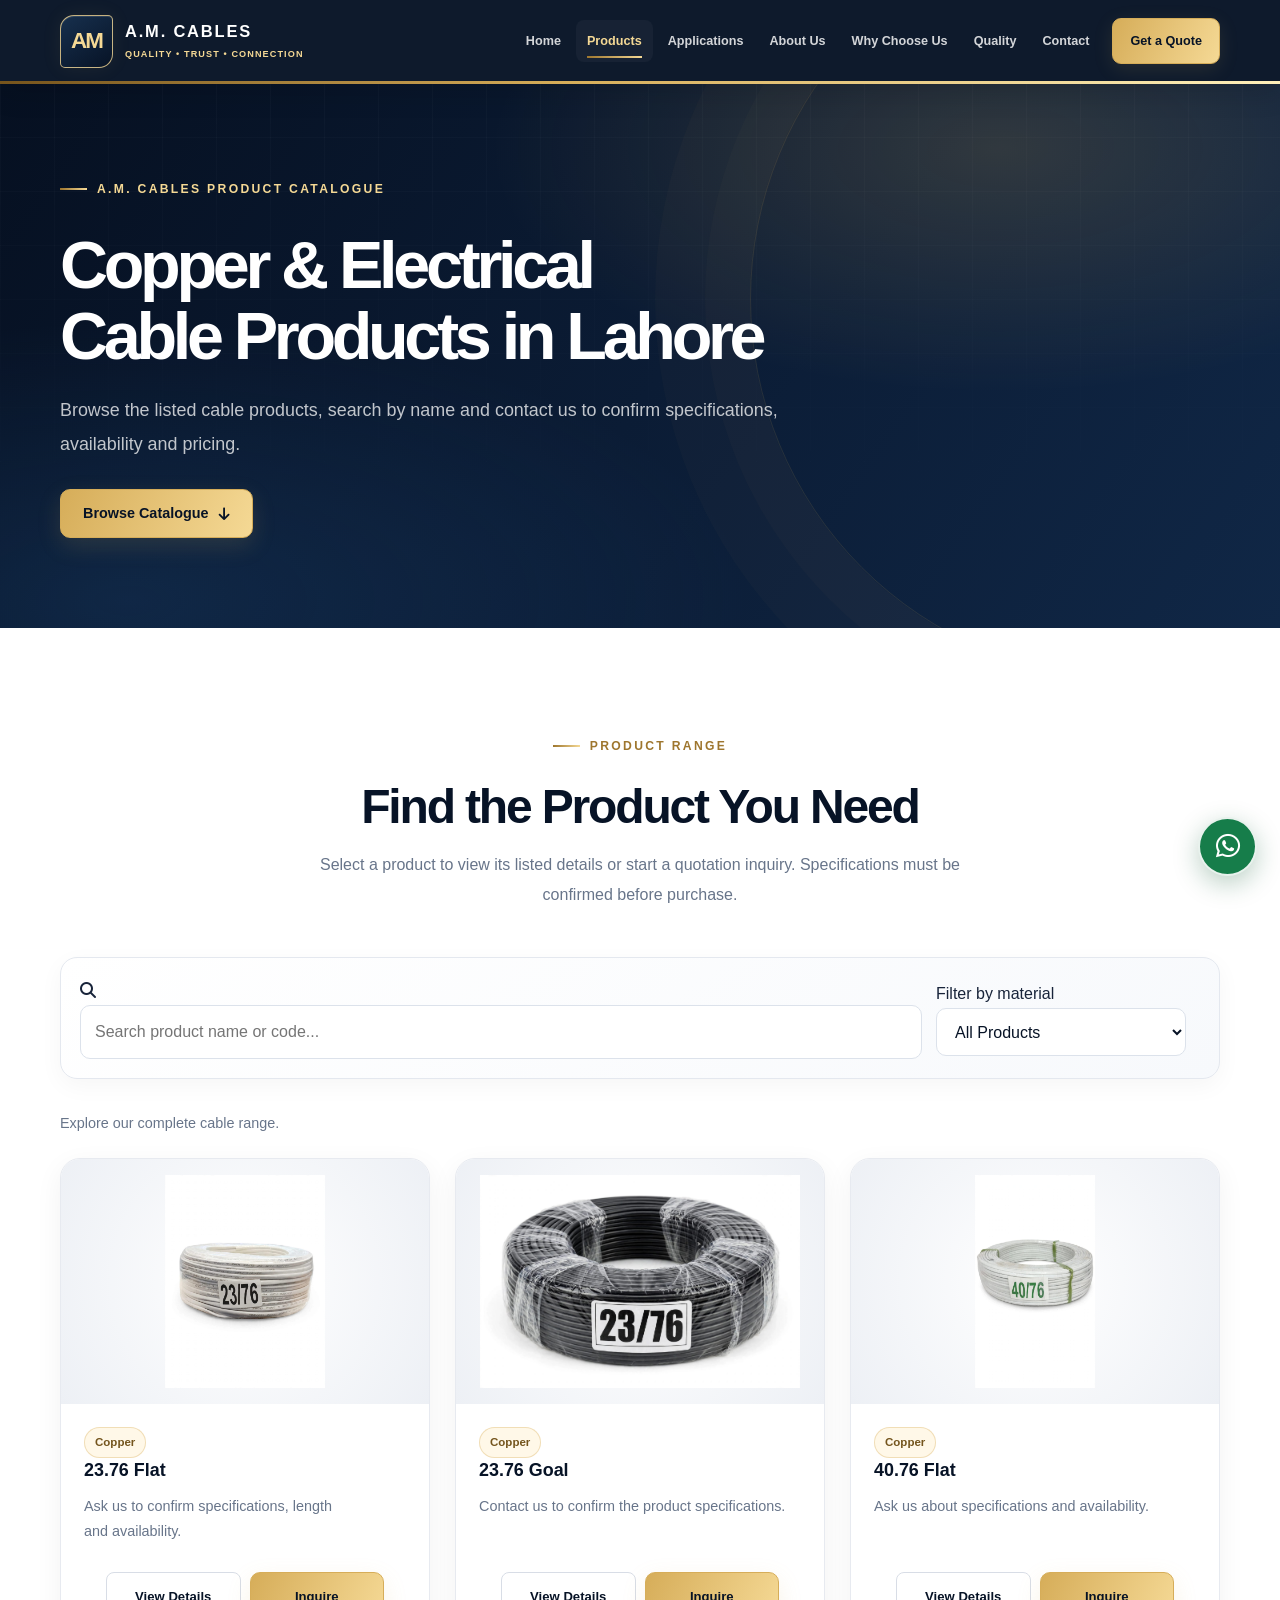
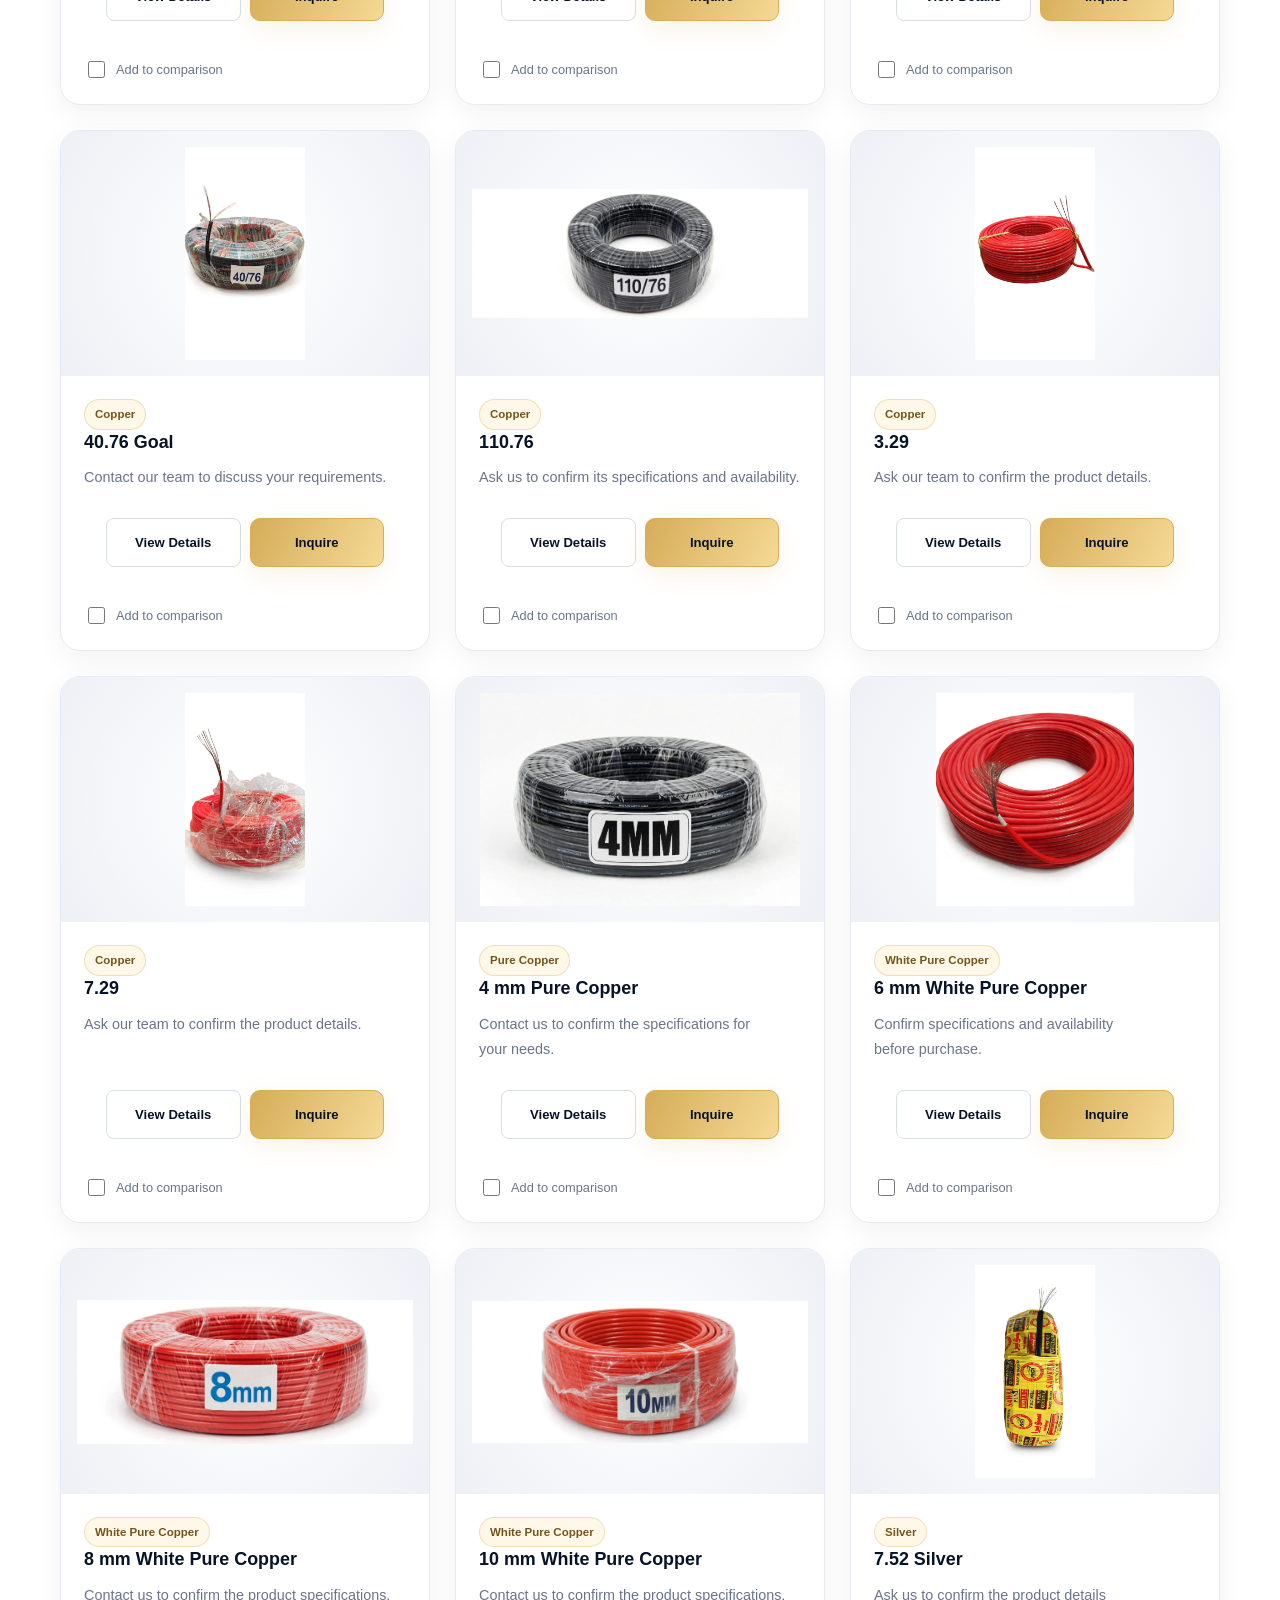
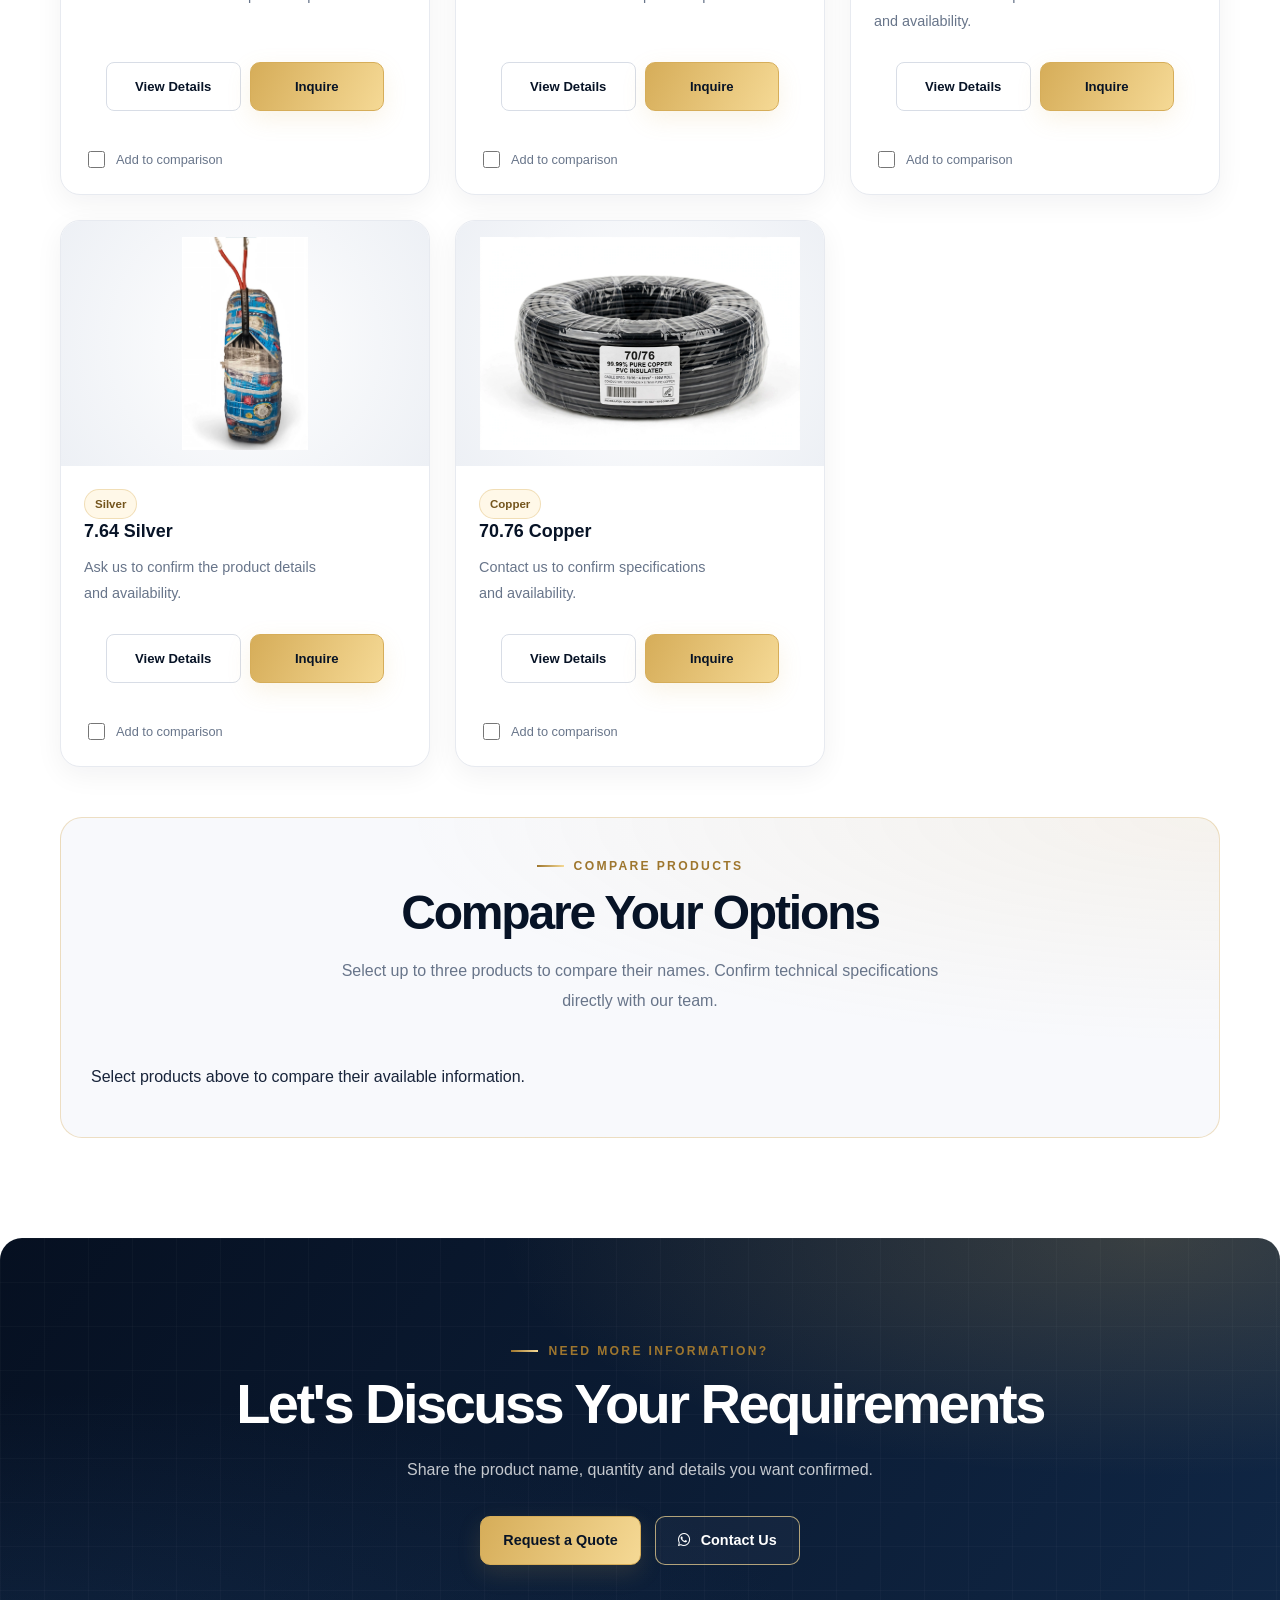
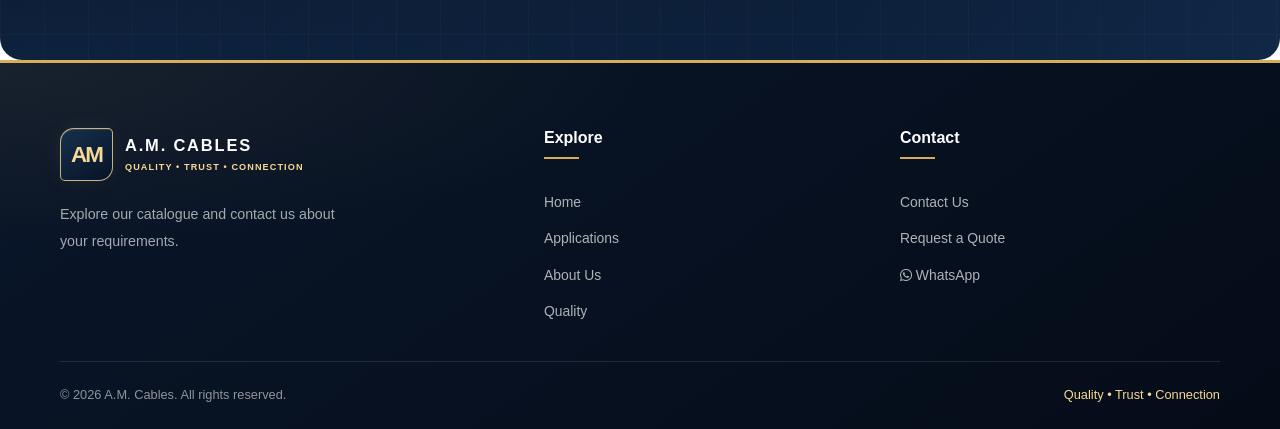
<file: products.html>
<!DOCTYPE html>
<html lang="en">
<head>
  <meta charset="UTF-8">
  <meta name="viewport" content="width=device-width, initial-scale=1.0">
  <meta name="theme-color" content="#0b1730">
<title>Copper & Electrical Cable Products in Lahore | A.M. Cables</title>

<meta name="description" content="Explore copper, pure copper and electrical cable products at A.M. Cables in Lahore, Pakistan. Browse our product catalogue and contact us for specifications, availability and quotations.">

<meta name="robots" content="index, follow, max-image-preview:large">

<meta name="author" content="A.M. Cables">

<link rel="canonical" href="https://zj77087-design.github.io/am-cables-ultra-premium/products.html">

<!-- Open Graph SEO -->
<meta property="og:type" content="website">
<meta property="og:title" content="Copper & Electrical Cable Products | A.M. Cables">
<meta property="og:description" content="Explore the A.M. Cables product catalogue in Lahore, Pakistan. Browse copper and other listed cable products and request a quotation.">
<meta property="og:url" content="https://zj77087-design.github.io/am-cables-ultra-premium/products.html">
<meta property="og:site_name" content="A.M. Cables">
<meta property="og:locale" content="en_PK">

<!-- Twitter Card SEO -->
<meta name="twitter:card" content="summary">
<meta name="twitter:title" content="Electrical Cable Products | A.M. Cables">
<meta name="twitter:description" content="Browse copper and electrical cable products from A.M. Cables, Lahore, Pakistan.">
  <link rel="stylesheet" href="css/style.css">
  <link rel="stylesheet" href="https://cdnjs.cloudflare.com/ajax/libs/font-awesome/6.7.2/css/all.min.css">
  <script src="js/main.js" defer></script>
</head>

<body>

  <!-- HEADER -->
  <header class="site-header">
    <div class="container header-inner">
      <a href="index.html" class="logo" aria-label="A.M. Cables Home">
        <span class="logo-mark">AM</span>
        <span class="logo-text">
          <strong>A.M. CABLES</strong>
          <small>QUALITY • TRUST • CONNECTION</small>
        </span>
      </a>

      <button class="menu-toggle" id="menuToggle" type="button"
        aria-label="Open navigation" aria-controls="navMenu" aria-expanded="false">
        <i class="fas fa-bars"></i>
      </button>

      <nav class="nav-menu" id="navMenu" aria-label="Main navigation">
        <a href="index.html">Home</a>
        <a href="products.html" class="active">Products</a>
        <a href="applications.html">Applications</a>
        <a href="about.html">About Us</a>
        <a href="why-choose-us.html">Why Choose Us</a>
        <a href="quality.html">Quality</a>
        <a href="contact.html">Contact</a>
        <a href="order.html" class="nav-cta">Get a Quote</a>
      </nav>
    </div>
  </header>

  <main>

    <!-- HERO -->
    <section class="page-hero">
      <div class="container">
        <span class="section-label">A.M. CABLES PRODUCT CATALOGUE</span>
       <h1>Copper & Electrical Cable Products in Lahore</h1>
        <p>
          Browse the listed cable products, search by name and contact us
          to confirm specifications, availability and pricing.
        </p>

        <a href="#productCatalogue" class="btn btn-primary">
          Browse Catalogue <i class="fas fa-arrow-down"></i>
        </a>
      </div>
    </section>

    <!-- PRODUCT CATALOGUE -->
    <section class="section" id="productCatalogue">
      <div class="container">

        <div class="section-heading">
          <span class="section-label">PRODUCT RANGE</span>
          <h2>Find the Product You Need</h2>
          <p>
            Select a product to view its listed details or start a quotation
            inquiry. Specifications must be confirmed before purchase.
          </p>
        </div>

        <!-- SEARCH AND FILTER -->
        <div class="product-toolbar">
          <div class="search-box">
            <i class="fas fa-search" aria-hidden="true"></i>
            <input
              type="search"
              id="productSearch"
              placeholder="Search product name or code..."
              aria-label="Search products"
            >
            <button id="clearProductSearch" type="button"
              class="clear-search" aria-label="Clear product search" hidden>
              <i class="fas fa-times"></i>
            </button>
          </div>

          <div class="filter-box">
            <label for="materialFilter">Filter by material</label>
            <select id="materialFilter">
              <option value="all">All Products</option>
              <option value="copper">Copper</option>
              <option value="pure-copper">Pure Copper</option>
              <option value="white-pure-copper">White Pure Copper</option>
              <option value="silver">Silver</option>
            </select>
          </div>
        </div>

        <p id="productSearchStatus" class="search-status" aria-live="polite">
          Browse our product catalogue below.
        </p>

        <!-- PRODUCTS GRID -->
        <div class="products-grid" id="productsGrid">

          <article class="product-card" data-material="copper">
            <a href="images/23-76-flat.jpg" class="product-image"
              target="_blank" rel="noopener noreferrer">
              <img src="images/23-76-flat.jpg"
                alt="23.76 Flat cable product"
                loading="lazy" onerror="this.style.display='none'">
            </a>
            <div class="product-info">
              <span class="product-category">Copper</span>
              <h3>23.76 Flat</h3>
              <p>Ask us to confirm specifications, length and availability.</p>
              <div class="product-actions">
                <button type="button" class="btn btn-outline view-details"
                  data-product-name="23.76 Flat"
                  data-product-description="Contact A.M. Cables to confirm the material, specifications, length and availability of the 23.76 Flat product."
                  data-product-image="images/23-76-flat.jpg">
                  View Details
                </button>
                <a href="order.html?product=23.76%20Flat"
                  class="btn btn-primary">Inquire</a>
              </div>
              <label class="compare-option">
                <input type="checkbox" data-compare-product
                  value="23.76 Flat">
                Add to comparison
              </label>
            </div>
          </article>

          <article class="product-card" data-material="copper">
            <a href="images/23-76-goal.jpg" class="product-image"
              target="_blank" rel="noopener noreferrer">
              <img src="images/23-76-goal.jpg"
                alt="23.76 Goal cable product"
                loading="lazy" onerror="this.style.display='none'">
            </a>
            <div class="product-info">
              <span class="product-category">Copper</span>
              <h3>23.76 Goal</h3>
              <p>Contact us to confirm the product specifications.</p>
              <div class="product-actions">
                <button type="button" class="btn btn-outline view-details"
                  data-product-name="23.76 Goal"
                  data-product-description="Contact A.M. Cables to confirm the material, specifications, length and availability of the 23.76 Goal product."
                  data-product-image="images/23-76-goal.jpg">
                  View Details
                </button>
                <a href="order.html?product=23.76%20Goal"
                  class="btn btn-primary">Inquire</a>
              </div>
              <label class="compare-option">
                <input type="checkbox" data-compare-product value="23.76 Goal">
                Add to comparison
              </label>
            </div>
          </article>

          <article class="product-card" data-material="copper">
            <a href="images/40-76-flat.jpg" class="product-image"
              target="_blank" rel="noopener noreferrer">
              <img src="images/40-76-flat.jpg"
                alt="40.76 Flat cable product"
                loading="lazy" onerror="this.style.display='none'">
            </a>
            <div class="product-info">
              <span class="product-category">Copper</span>
              <h3>40.76 Flat</h3>
              <p>Ask us about specifications and availability.</p>
              <div class="product-actions">
                <button type="button" class="btn btn-outline view-details"
                  data-product-name="40.76 Flat"
                  data-product-description="Contact A.M. Cables to confirm the material, specifications, length and availability of the 40.76 Flat product."
                  data-product-image="images/40-76-flat.jpg">
                  View Details
                </button>
                <a href="order.html?product=40.76%20Flat"
                  class="btn btn-primary">Inquire</a>
              </div>
              <label class="compare-option">
                <input type="checkbox" data-compare-product value="40.76 Flat">
                Add to comparison
              </label>
            </div>
          </article>

          <article class="product-card" data-material="copper">
            <a href="images/40-76-goal.jpg" class="product-image"
              target="_blank" rel="noopener noreferrer">
              <img src="images/40-76-goal.jpg"
                alt="40.76 Goal cable product"
                loading="lazy" onerror="this.style.display='none'">
            </a>
            <div class="product-info">
              <span class="product-category">Copper</span>
              <h3>40.76 Goal</h3>
              <p>Contact our team to discuss your requirements.</p>
              <div class="product-actions">
                <button type="button" class="btn btn-outline view-details"
                  data-product-name="40.76 Goal"
                  data-product-description="Contact A.M. Cables to confirm the material, specifications, length and availability of the 40.76 Goal product."
                  data-product-image="images/40-76-goal.jpg">
                  View Details
                </button>
                <a href="order.html?product=40.76%20Goal"
                  class="btn btn-primary">Inquire</a>
              </div>
              <label class="compare-option">
                <input type="checkbox" data-compare-product value="40.76 Goal">
                Add to comparison
              </label>
            </div>
          </article>

          <article class="product-card" data-material="copper">
            <a href="images/110-76-cable.jpg" class="product-image"
              target="_blank" rel="noopener noreferrer">
              <img src="images/110-76-cable.jpg"
                alt="110.76 cable product"
                loading="lazy" onerror="this.style.display='none'">
            </a>
            <div class="product-info">
              <span class="product-category">Copper</span>
              <h3>110.76</h3>
              <p>Ask us to confirm its specifications and availability.</p>
              <div class="product-actions">
                <button type="button" class="btn btn-outline view-details"
                  data-product-name="110.76"
                  data-product-description="Contact A.M. Cables to confirm the material, specifications, length and availability of the 110.76 product."
                  data-product-image="images/110-76-cable.jpg">
                  View Details
                </button>
                <a href="order.html?product=110.76"
                  class="btn btn-primary">Inquire</a>
              </div>
              <label class="compare-option">
                <input type="checkbox" data-compare-product value="110.76">
                Add to comparison
              </label>
            </div>
          </article>

          <article class="product-card" data-material="copper">
            <a href="images/3-29-99-COPPER-cable.jpg" class="product-image"
              target="_blank" rel="noopener noreferrer">
              <img src="images/3-29-99-COPPER-cable.jpg"
                alt="3.29 copper cable product"
                loading="lazy" onerror="this.style.display='none'">
            </a>
            <div class="product-info">
              <span class="product-category">Copper</span>
              <h3>3.29</h3>
              <p>Ask our team to confirm the product details.</p>
              <div class="product-actions">
                <button type="button" class="btn btn-outline view-details"
                  data-product-name="3.29"
                  data-product-description="Contact A.M. Cables to confirm the material, specifications, length and availability of the 3.29 product."
                  data-product-image="images/3-29-99-COPPER-cable.jpg">
                  View Details
                </button>
                <a href="order.html?product=3.29"
                  class="btn btn-primary">Inquire</a>
              </div>
              <label class="compare-option">
                <input type="checkbox" data-compare-product value="3.29">
                Add to comparison
              </label>
            </div>
          </article>

          <article class="product-card" data-material="copper">
            <a href="images/7-29-99-COPPER-cable.jpg" class="product-image"
              target="_blank" rel="noopener noreferrer">
              <img src="images/7-29-99-COPPER-cable.jpg"
                alt="7.29 copper cable product"
                loading="lazy" onerror="this.style.display='none'">
            </a>
            <div class="product-info">
              <span class="product-category">Copper</span>
              <h3>7.29</h3>
              <p>Ask our team to confirm the product details.</p>
              <div class="product-actions">
                <button type="button" class="btn btn-outline view-details"
                  data-product-name="7.29"
                  data-product-description="Contact A.M. Cables to confirm the material, specifications, length and availability of the 7.29 product."
                  data-product-image="images/7-29-99-COPPER-cable.jpg">
                  View Details
                </button>
                <a href="order.html?product=7.29"
                  class="btn btn-primary">Inquire</a>
              </div>
              <label class="compare-option">
                <input type="checkbox" data-compare-product value="7.29">
                Add to comparison
              </label>
            </div>
          </article>

          <article class="product-card" data-material="pure-copper">
            <a href="images/4mm-pure-copper.jpg" class="product-image"
              target="_blank" rel="noopener noreferrer">
              <img src="images/4mm-pure-copper.jpg"
                alt="4 mm Pure Copper cable"
                loading="lazy" onerror="this.style.display='none'">
            </a>
            <div class="product-info">
              <span class="product-category">Pure Copper</span>
              <h3>4 mm Pure Copper</h3>
              <p>Contact us to confirm the specifications for your needs.</p>
              <div class="product-actions">
                <button type="button" class="btn btn-outline view-details"
                  data-product-name="4 mm Pure Copper"
                  data-product-description="This product is listed as 4 mm Pure Copper. Confirm all specifications and availability with A.M. Cables."
                  data-product-image="images/4mm-pure-copper.jpg">
                  View Details
                </button>
                <a href="order.html?product=4%20mm%20Pure%20Copper"
                  class="btn btn-primary">Inquire</a>
              </div>
              <label class="compare-option">
                <input type="checkbox" data-compare-product value="4 mm Pure Copper">
                Add to comparison
              </label>
            </div>
          </article>

          <article class="product-card" data-material="white-pure-copper">
            <a href="images/6mm-white-pure-copper.jpg" class="product-image"
              target="_blank" rel="noopener noreferrer">
              <img src="images/6mm-white-pure-copper.jpg"
                alt="6 mm White Pure Copper cable"
                loading="lazy" onerror="this.style.display='none'">
            </a>
            <div class="product-info">
              <span class="product-category">White Pure Copper</span>
              <h3>6 mm White Pure Copper</h3>
              <p>Confirm specifications and availability before purchase.</p>
              <div class="product-actions">
                <button type="button" class="btn btn-outline view-details"
                  data-product-name="6 mm White Pure Copper"
                  data-product-description="This product is listed as 6 mm White Pure Copper. Confirm the complete specifications with A.M. Cables."
                  data-product-image="images/6mm-white-pure-copper.jpg">
                  View Details
                </button>
                <a href="order.html?product=6%20mm%20White%20Pure%20Copper"
                  class="btn btn-primary">Inquire</a>
              </div>
              <label class="compare-option">
                <input type="checkbox" data-compare-product value="6 mm White Pure Copper">
                Add to comparison
              </label>
            </div>
          </article>

          <article class="product-card" data-material="white-pure-copper">
            <a href="images/8mm-white-pure-copper.jpg" class="product-image"
              target="_blank" rel="noopener noreferrer">
              <img src="images/8mm-white-pure-copper.jpg"
                alt="8 mm White Pure Copper cable"
                loading="lazy" onerror="this.style.display='none'">
            </a>
            <div class="product-info">
              <span class="product-category">White Pure Copper</span>
              <h3>8 mm White Pure Copper</h3>
              <p>Contact us to confirm the product specifications.</p>
              <div class="product-actions">
                <button type="button" class="btn btn-outline view-details"
                  data-product-name="8 mm White Pure Copper"
                  data-product-description="This product is listed as 8 mm White Pure Copper. Confirm the complete specifications with A.M. Cables."
                  data-product-image="images/8mm-white-pure-copper.jpg">
                  View Details
                </button>
                <a href="order.html?product=8%20mm%20White%20Pure%20Copper"
                  class="btn btn-primary">Inquire</a>
              </div>
              <label class="compare-option">
                <input type="checkbox" data-compare-product value="8 mm White Pure Copper">
                Add to comparison
              </label>
            </div>
          </article>

          <article class="product-card" data-material="white-pure-copper">
            <a href="images/10mm-white-pure-copper.jpg" class="product-image"
              target="_blank" rel="noopener noreferrer">
              <img src="images/10mm-white-pure-copper.jpg"
                alt="10 mm White Pure Copper cable"
                loading="lazy" onerror="this.style.display='none'">
            </a>
            <div class="product-info">
              <span class="product-category">White Pure Copper</span>
              <h3>10 mm White Pure Copper</h3>
              <p>Contact us to confirm the product specifications.</p>
              <div class="product-actions">
                <button type="button" class="btn btn-outline view-details"
                  data-product-name="10 mm White Pure Copper"
                  data-product-description="This product is listed as 10 mm White Pure Copper. Confirm the complete specifications with A.M. Cables."
                  data-product-image="images/10mm-white-pure-copper.jpg">
                  View Details
                </button>
                <a href="order.html?product=10%20mm%20White%20Pure%20Copper"
                  class="btn btn-primary">Inquire</a>
              </div>
              <label class="compare-option">
                <input type="checkbox" data-compare-product value="10 mm White Pure Copper">
                Add to comparison
              </label>
            </div>
          </article>

          <article class="product-card" data-material="silver">
            <a href="images/7-52-silver.jpg" class="product-image"
              target="_blank" rel="noopener noreferrer">
              <img src="images/7-52-silver.jpg"
                alt="7.52 Silver cable product"
                loading="lazy" onerror="this.style.display='none'">
            </a>
            <div class="product-info">
              <span class="product-category">Silver</span>
              <h3>7.52 Silver</h3>
              <p>Ask us to confirm the product details and availability.</p>
              <div class="product-actions">
                <button type="button" class="btn btn-outline view-details"
                  data-product-name="7.52 Silver"
                  data-product-description="Contact A.M. Cables to confirm the specifications, material description and availability of the 7.52 Silver product."
                  data-product-image="images/7-52-silver.jpg">
                  View Details
                </button>
                <a href="order.html?product=7.52%20Silver"
                  class="btn btn-primary">Inquire</a>
              </div>
              <label class="compare-option">
                <input type="checkbox" data-compare-product value="7.52 Silver">
                Add to comparison
              </label>
            </div>
          </article>

          <article class="product-card" data-material="silver">
            <a href="images/7-64-silver.jpg" class="product-image"
              target="_blank" rel="noopener noreferrer">
              <img src="images/7-64-silver.jpg"
                alt="7.64 Silver cable product"
                loading="lazy" onerror="this.style.display='none'">
            </a>
            <div class="product-info">
              <span class="product-category">Silver</span>
              <h3>7.64 Silver</h3>
              <p>Ask us to confirm the product details and availability.</p>
              <div class="product-actions">
                <button type="button" class="btn btn-outline view-details"
                  data-product-name="7.64 Silver"
                  data-product-description="Contact A.M. Cables to confirm the specifications, material description and availability of the 7.64 Silver product."
                  data-product-image="images/7-64-silver.jpg">
                  View Details
                </button>
                <a href="order.html?product=7.64%20Silver"
                  class="btn btn-primary">Inquire</a>
              </div>
              <label class="compare-option">
                <input type="checkbox" data-compare-product value="7.64 Silver">
                Add to comparison
              </label>
            </div>
          </article>

          <article class="product-card" data-material="copper">
            <a href="images/70-76-copper.jpg" class="product-image"
              target="_blank" rel="noopener noreferrer">
              <img src="images/70-76-copper.jpg"
                alt="70.76 Copper cable product"
                loading="lazy" onerror="this.style.display='none'">
            </a>
            <div class="product-info">
              <span class="product-category">Copper</span>
              <h3>70.76 Copper</h3>
              <p>Contact us to confirm specifications and availability.</p>
              <div class="product-actions">
                <button type="button" class="btn btn-outline view-details"
                  data-product-name="70.76 Copper"
                  data-product-description="Contact A.M. Cables to confirm the material, specifications, length and availability of the 70.76 Copper product."
                  data-product-image="images/70-76-copper.jpg">
                  View Details
                </button>
                <a href="order.html?product=70.76%20Copper"
                  class="btn btn-primary">Inquire</a>
              </div>
              <label class="compare-option">
                <input type="checkbox" data-compare-product value="70.76 Copper">
                Add to comparison
              </label>
            </div>
          </article>

        </div>

        <!-- COMPARISON -->
        <section class="comparison-section">
          <div class="section-heading">
            <span class="section-label">COMPARE PRODUCTS</span>
            <h2>Compare Your Options</h2>
            <p>
              Select up to three products to compare their names.
              Confirm technical specifications directly with our team.
            </p>
          </div>

          <p id="comparisonResult" aria-live="polite">
            Select products above to start comparing.
          </p>
        </section>

      </div>
    </section>

    <!-- PRODUCT MODAL -->
    <div class="product-modal" id="productModal" aria-hidden="true">
      <div class="modal-backdrop" data-modal-close></div>

      <div class="modal-content" role="dialog"
        aria-modal="true" aria-labelledby="modalProductTitle">

        <button type="button" class="modal-close"
          data-modal-close aria-label="Close product details">
          <i class="fas fa-times"></i>
        </button>

        <div class="modal-product-layout">
          <div class="modal-product-image">
            <img id="modalProductImage"
              src="images/23-76-flat.jpg"
              alt="Selected cable product">
          </div>

          <div class="modal-product-info">
            <span class="section-label">PRODUCT DETAILS</span>
            <h2 id="modalProductTitle">Product Name</h2>
            <p id="modalProductDescription">
              Contact A.M. Cables to confirm product specifications.
            </p>

            <p class="form-note">
              Product details, availability, length and technical
              specifications should be confirmed before purchase.
            </p>

            <a id="modalOrderLink" href="order.html"
              class="btn btn-primary">
              Request a Quote
            </a>

            <a id="modalWhatsAppLink"
              href="https://wa.me/923054335465"
              class="btn btn-outline"
              target="_blank" rel="noopener noreferrer">
              <i class="fab fa-whatsapp"></i> Inquire on WhatsApp
            </a>
          </div>
        </div>

      </div>
    </div>

    <!-- CTA -->
    <section class="cta-section">
      <div class="container">
        <span class="section-label">NEED MORE INFORMATION?</span>
        <h2>Let's Discuss Your Requirements</h2>
        <p>
          Share the product name, quantity and details you want confirmed.
        </p>

        <div class="cta-actions">
          <a href="order.html" class="btn btn-primary">
            Request a Quote
          </a>

          <a href="https://wa.me/923054335465"
            class="btn btn-outline" target="_blank" rel="noopener noreferrer">
            <i class="fab fa-whatsapp"></i> Contact Us
          </a>
        </div>
      </div>
    </section>

  </main>

  <!-- FOOTER -->
  <footer class="site-footer">
    <div class="container">
      <div class="footer-content">

        <div class="footer-brand">
          <a href="index.html" class="logo">
            <span class="logo-mark">AM</span>
            <span class="logo-text">
              <strong>A.M. CABLES</strong>
              <small>QUALITY • TRUST • CONNECTION</small>
            </span>
          </a>
          <p>Explore our catalogue and contact us about your requirements.</p>
        </div>

        <div class="footer-links">
          <h3>Explore</h3>
          <a href="index.html">Home</a>
          <a href="applications.html">Applications</a>
          <a href="about.html">About Us</a>
          <a href="quality.html">Quality</a>
        </div>

        <div class="footer-links">
          <h3>Contact</h3>
          <a href="contact.html">Contact Us</a>
          <a href="order.html">Request a Quote</a>
          <a href="https://wa.me/923054335465"
            target="_blank" rel="noopener noreferrer">
            <i class="fab fa-whatsapp"></i> WhatsApp
          </a>
        </div>

      </div>

      <div class="footer-bottom">
        <p>&copy; <span id="currentYear"></span> A.M. Cables. All rights reserved.</p>
        <a href="index.html">Quality • Trust • Connection</a>
      </div>
    </div>
  </footer>

</body>
</html>
</file>
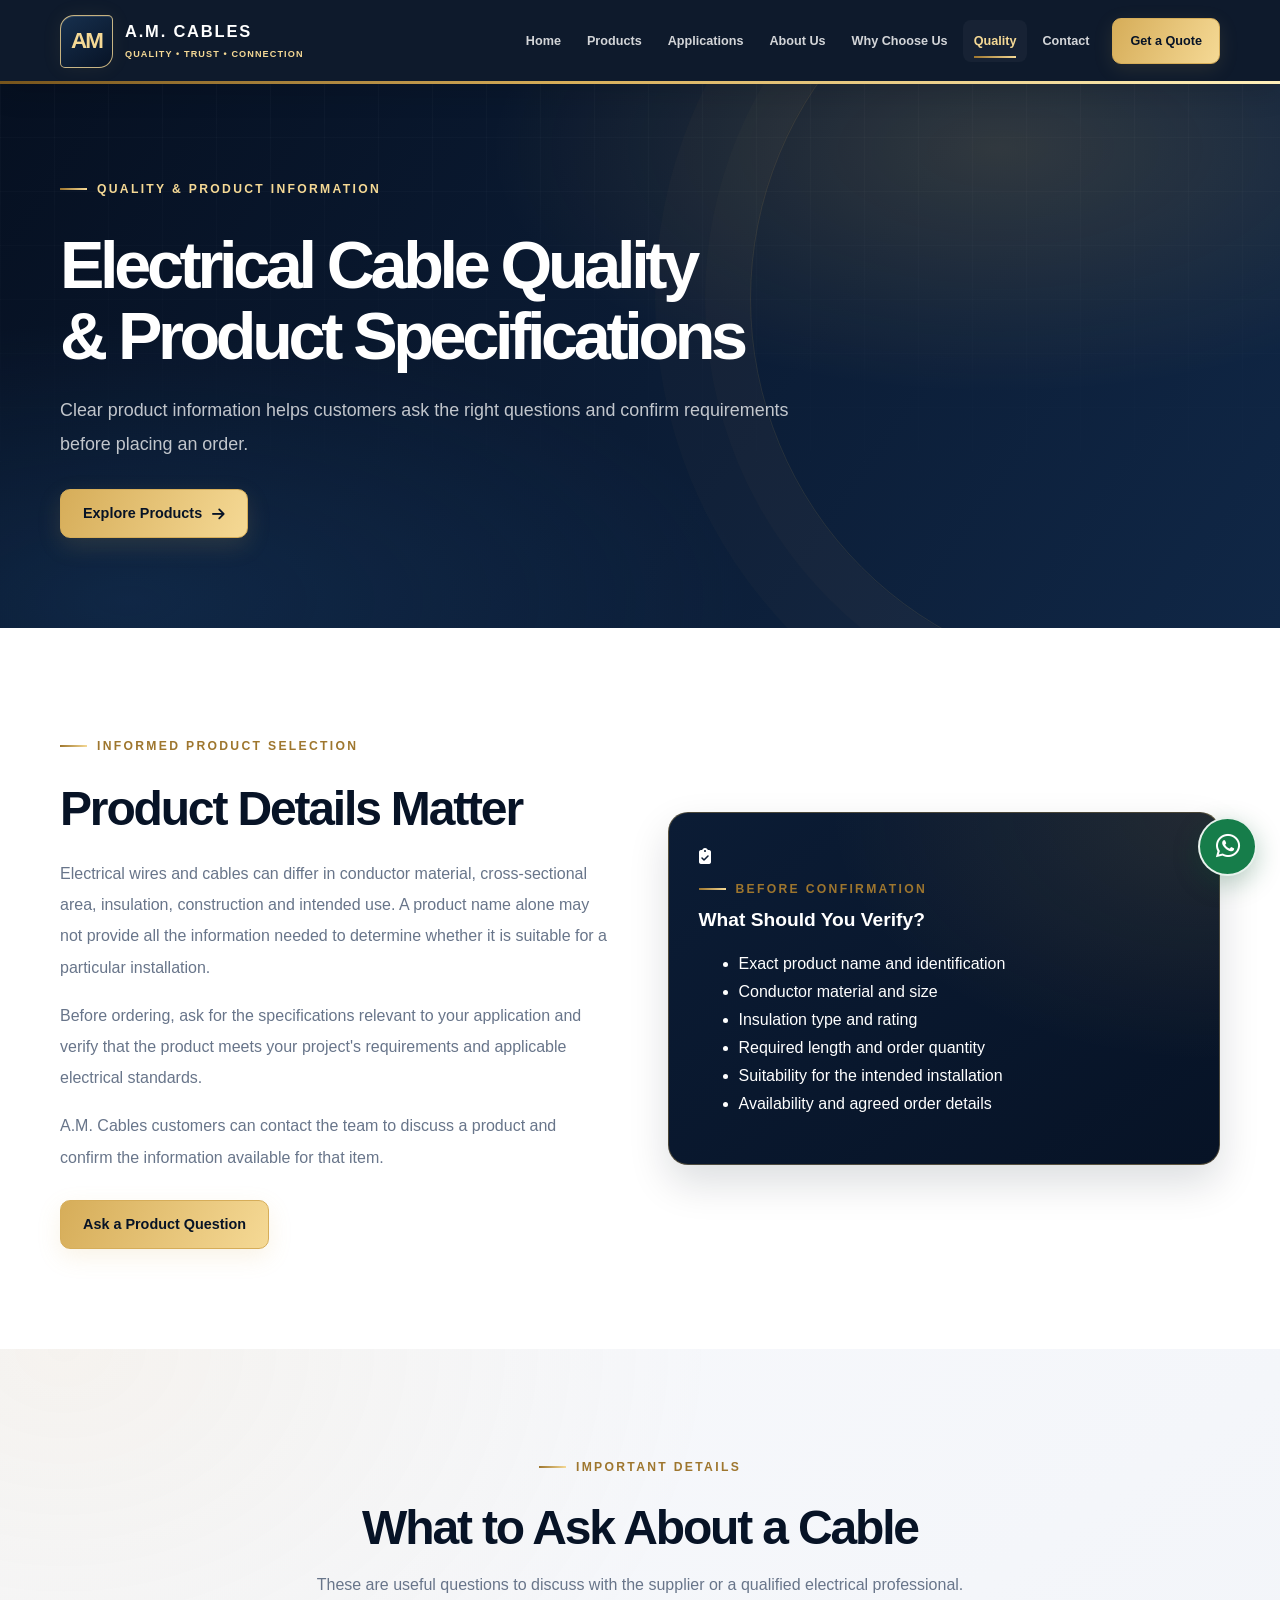
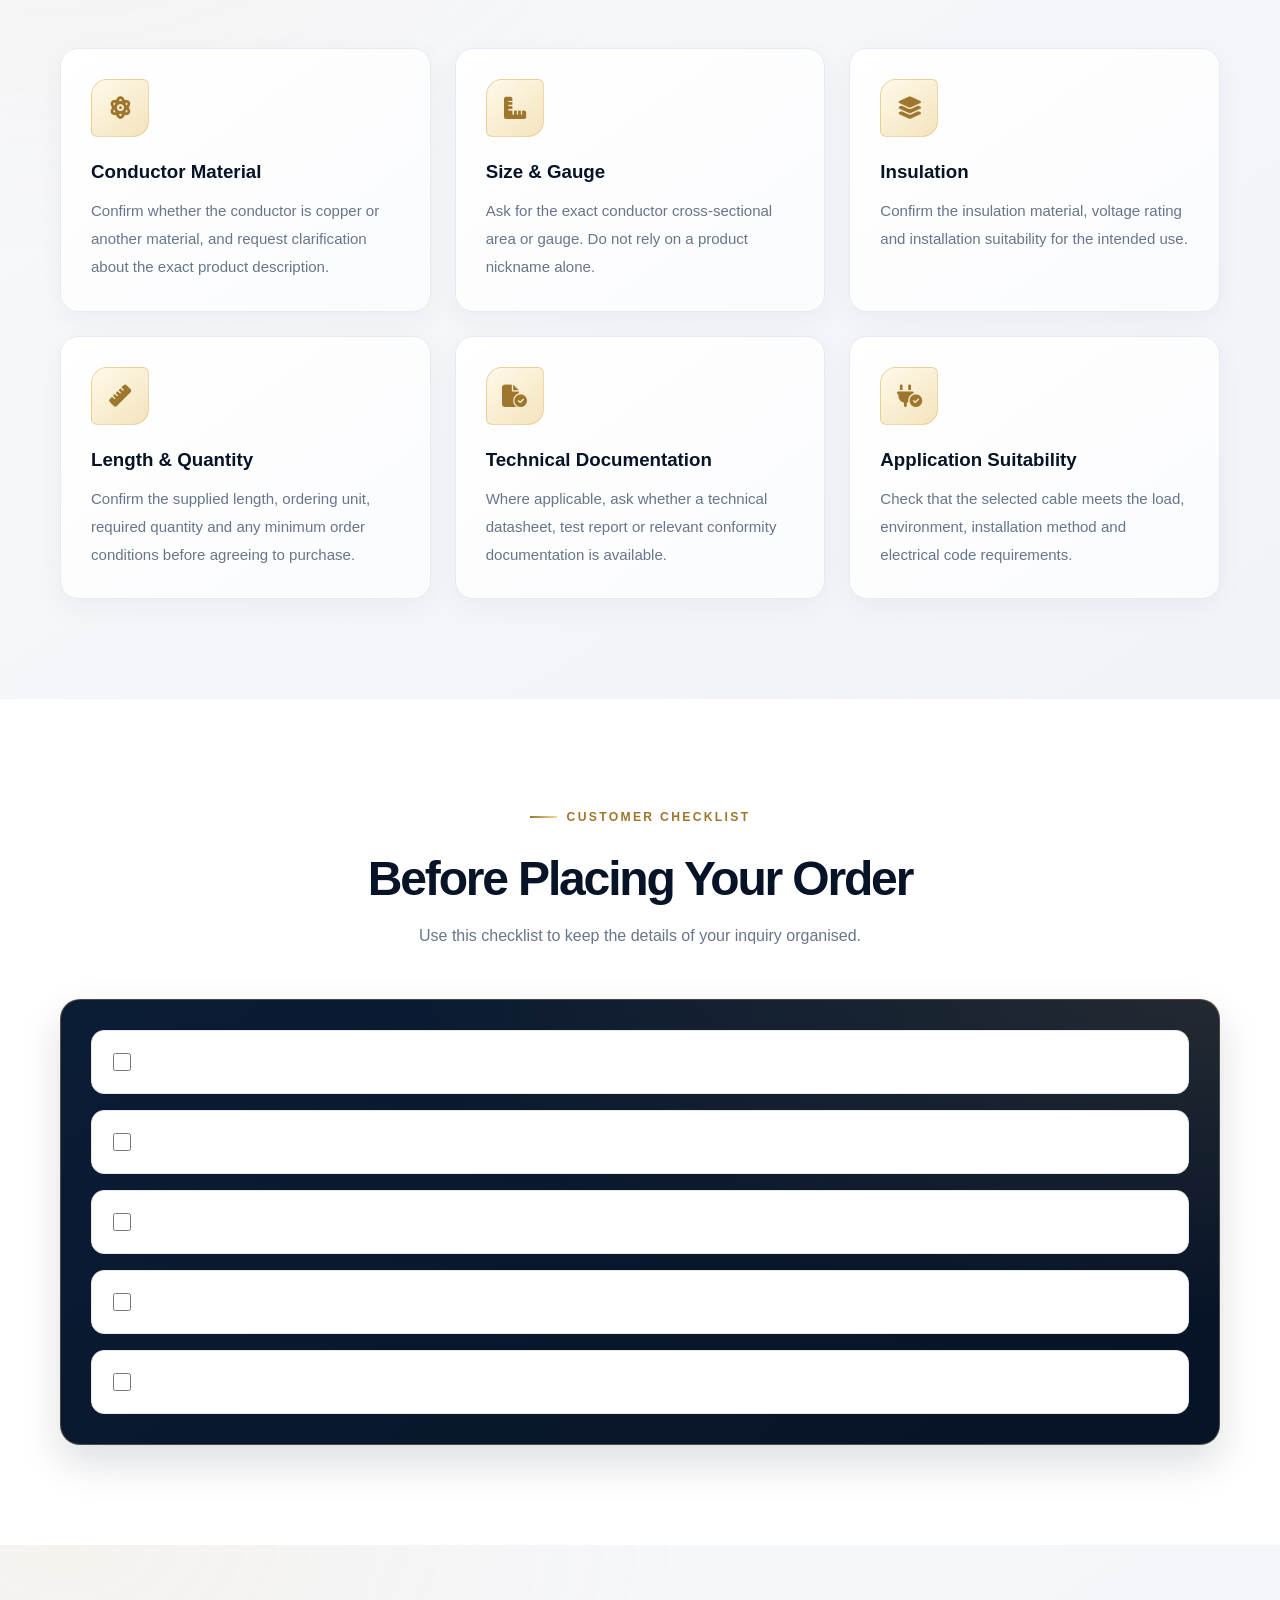
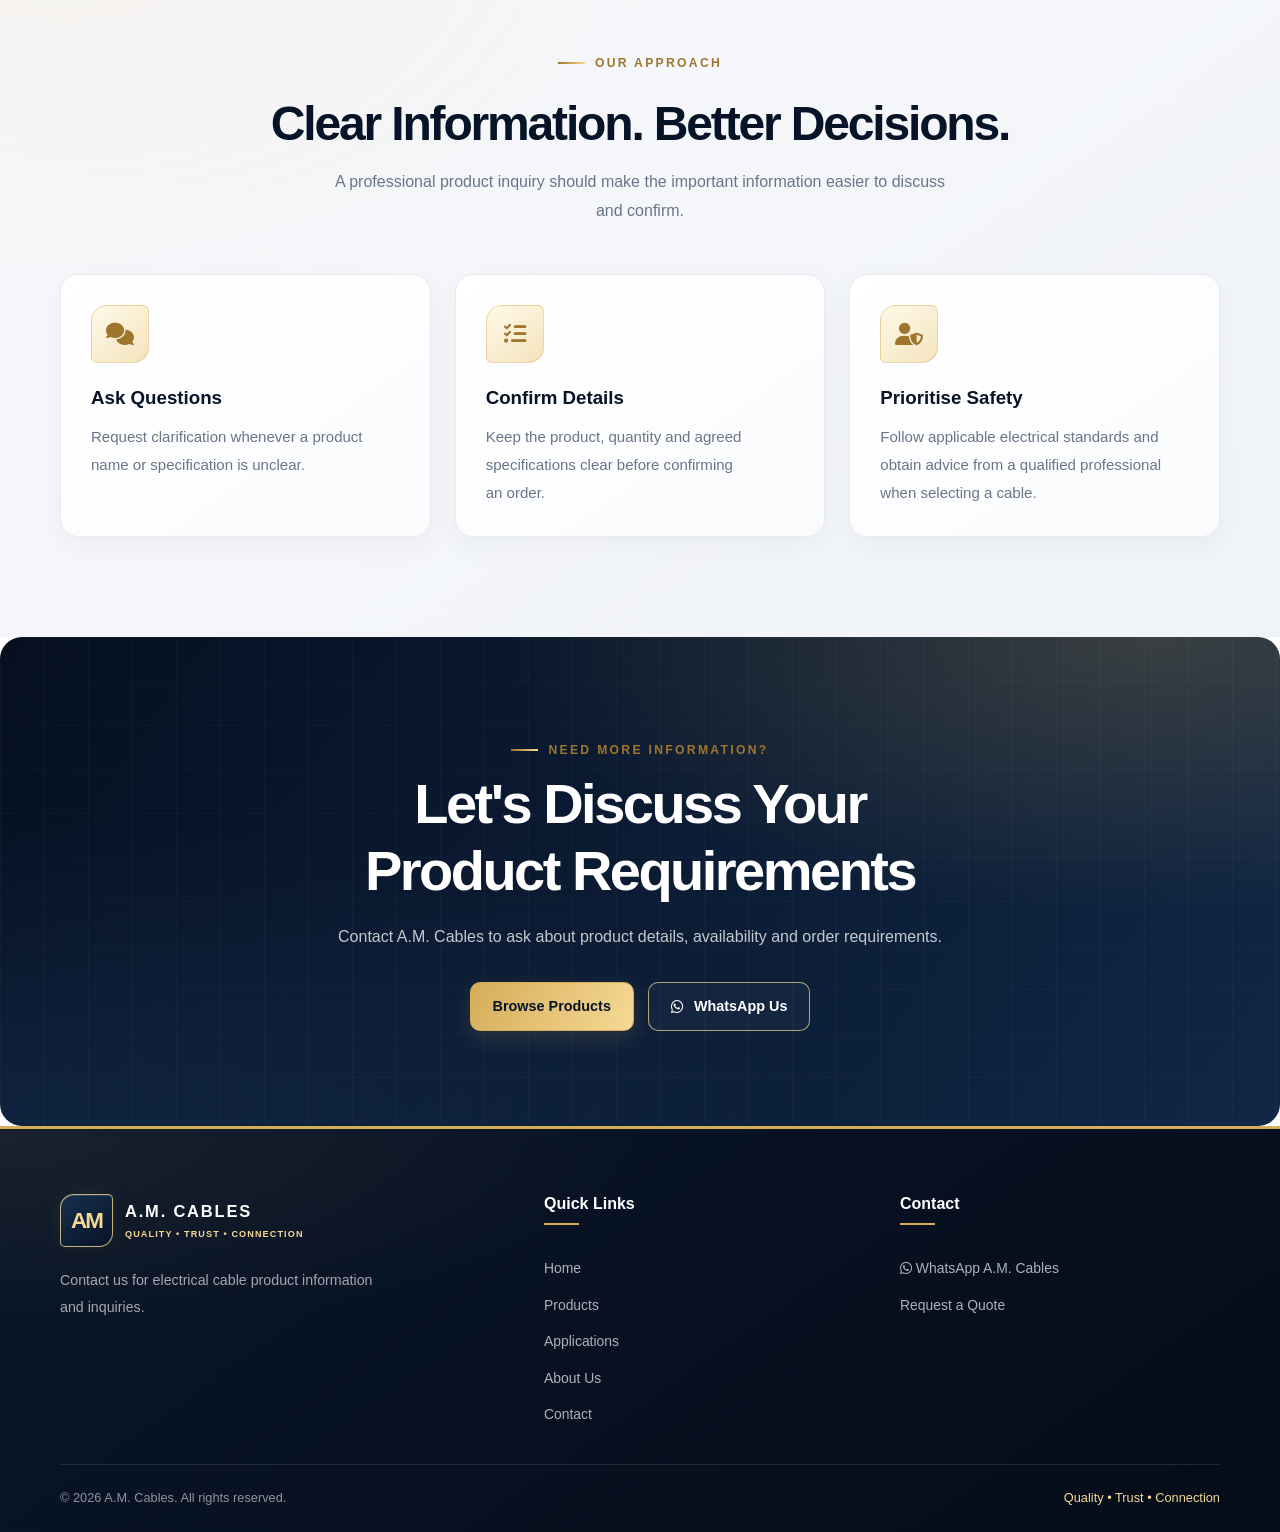
<file: quality.html>
<!DOCTYPE html>
<html lang="en">
<head>
  <meta charset="UTF-8">
  <meta name="viewport" content="width=device-width, initial-scale=1.0">
  <meta name="theme-color" content="#0b1730">

<title>Electrical Cable Quality & Specifications | A.M. Cables Lahore</title>

<meta name="description" content="Learn what to verify about electrical cable quality, conductor material, gauge, insulation, length and specifications before ordering from A.M. Cables in Lahore, Pakistan.">

<meta name="robots" content="index, follow, max-image-preview:large">
<meta name="author" content="A.M. Cables">

<link rel="canonical" href="https://zj77087-design.github.io/am-cables-ultra-premium/quality.html">

<!-- Open Graph SEO -->
<meta property="og:type" content="website">
<meta property="og:title" content="Cable Quality & Product Specifications | A.M. Cables">
<meta property="og:description" content="Understand important cable specifications and product details to verify before ordering from A.M. Cables, Lahore.">
<meta property="og:url" content="https://zj77087-design.github.io/am-cables-ultra-premium/quality.html">
<meta property="og:site_name" content="A.M. Cables">
<meta property="og:locale" content="en_PK">

<!-- Twitter Card SEO -->
<meta name="twitter:card" content="summary">
<meta name="twitter:title" content="Cable Quality & Specifications | A.M. Cables">
<meta name="twitter:description" content="Learn about cable materials, gauge, insulation and product details before ordering.">
  <link rel="stylesheet" href="css/style.css">
  <link rel="stylesheet" href="https://cdnjs.cloudflare.com/ajax/libs/font-awesome/6.7.2/css/all.min.css">
  <script src="js/main.js" defer></script>
</head>

<body>

  <!-- HEADER -->
  <header class="site-header">
    <div class="container header-inner">
      <a href="index.html" class="logo" aria-label="A.M. Cables Home">
        <span class="logo-mark">AM</span>
        <span class="logo-text">
          <strong>A.M. CABLES</strong>
          <small>QUALITY • TRUST • CONNECTION</small>
        </span>
      </a>

      <button class="menu-toggle" id="menuToggle"
        type="button" aria-label="Open navigation"
        aria-controls="navMenu" aria-expanded="false">
        <i class="fas fa-bars"></i>
      </button>

      <nav class="nav-menu" id="navMenu" aria-label="Main navigation">
        <a href="index.html">Home</a>
        <a href="products.html">Products</a>
        <a href="applications.html">Applications</a>
        <a href="about.html">About Us</a>
        <a href="why-choose-us.html">Why Choose Us</a>
        <a href="quality.html" class="active">Quality</a>
        <a href="contact.html">Contact</a>
        <a href="order.html" class="nav-cta">Get a Quote</a>
      </nav>
    </div>
  </header>

  <main>

    <!-- HERO -->
    <section class="page-hero">
      <div class="container">
        <span class="section-label">QUALITY &amp; PRODUCT INFORMATION</span>
        <h1>Electrical Cable Quality & Product Specifications</h1>
        <p>
          Clear product information helps customers ask the right questions
          and confirm requirements before placing an order.
        </p>
        <a href="products.html" class="btn btn-primary">
          Explore Products
          <i class="fas fa-arrow-right"></i>
        </a>
      </div>
    </section>

    <!-- INTRO -->
    <section class="section">
      <div class="container">
        <div class="about-layout">

          <div class="about-content">
            <span class="section-label">INFORMED PRODUCT SELECTION</span>
            <h2>Product Details Matter</h2>

            <p>
              Electrical wires and cables can differ in conductor material,
              cross-sectional area, insulation, construction and intended use.
              A product name alone may not provide all the information needed
              to determine whether it is suitable for a particular installation.
            </p>

            <p>
              Before ordering, ask for the specifications relevant to your
              application and verify that the product meets your project's
              requirements and applicable electrical standards.
            </p>

            <p>
              A.M. Cables customers can contact the team to discuss a product
              and confirm the information available for that item.
            </p>

            <a href="contact.html" class="btn btn-primary">
              Ask a Product Question
            </a>
          </div>

          <div class="info-panel">
            <div class="info-panel-icon">
              <i class="fas fa-clipboard-check" aria-hidden="true"></i>
            </div>

            <span class="section-label">BEFORE CONFIRMATION</span>
            <h3>What Should You Verify?</h3>

            <ul>
              <li>Exact product name and identification</li>
              <li>Conductor material and size</li>
              <li>Insulation type and rating</li>
              <li>Required length and order quantity</li>
              <li>Suitability for the intended installation</li>
              <li>Availability and agreed order details</li>
            </ul>
          </div>

        </div>
      </div>
    </section>

    <!-- KEY DETAILS -->
    <section class="section section-alt">
      <div class="container">

        <div class="section-heading">
          <span class="section-label">IMPORTANT DETAILS</span>
          <h2>What to Ask About a Cable</h2>
          <p>
            These are useful questions to discuss with the supplier or
            a qualified electrical professional.
          </p>
        </div>

        <div class="features-grid">

          <article class="feature-card">
            <div class="feature-icon">
              <i class="fas fa-atom" aria-hidden="true"></i>
            </div>
            <h3>Conductor Material</h3>
            <p>
              Confirm whether the conductor is copper or another material,
              and request clarification about the exact product description.
            </p>
          </article>

          <article class="feature-card">
            <div class="feature-icon">
              <i class="fas fa-ruler-combined" aria-hidden="true"></i>
            </div>
            <h3>Size &amp; Gauge</h3>
            <p>
              Ask for the exact conductor cross-sectional area or gauge.
              Do not rely on a product nickname alone.
            </p>
          </article>

          <article class="feature-card">
            <div class="feature-icon">
              <i class="fas fa-layer-group" aria-hidden="true"></i>
            </div>
            <h3>Insulation</h3>
            <p>
              Confirm the insulation material, voltage rating and
              installation suitability for the intended use.
            </p>
          </article>

          <article class="feature-card">
            <div class="feature-icon">
              <i class="fas fa-ruler" aria-hidden="true"></i>
            </div>
            <h3>Length &amp; Quantity</h3>
            <p>
              Confirm the supplied length, ordering unit, required quantity
              and any minimum order conditions before agreeing to purchase.
            </p>
          </article>

          <article class="feature-card">
            <div class="feature-icon">
              <i class="fas fa-file-circle-check" aria-hidden="true"></i>
            </div>
            <h3>Technical Documentation</h3>
            <p>
              Where applicable, ask whether a technical datasheet, test
              report or relevant conformity documentation is available.
            </p>
          </article>

          <article class="feature-card">
            <div class="feature-icon">
              <i class="fas fa-plug-circle-check" aria-hidden="true"></i>
            </div>
            <h3>Application Suitability</h3>
            <p>
              Check that the selected cable meets the load, environment,
              installation method and electrical code requirements.
            </p>
          </article>

        </div>
      </div>
    </section>

    <!-- CUSTOMER CHECKLIST -->
    <section class="section">
      <div class="container">
        <div class="section-heading">
          <span class="section-label">CUSTOMER CHECKLIST</span>
          <h2>Before Placing Your Order</h2>
          <p>
            Use this checklist to keep the details of your inquiry organised.
          </p>
        </div>

        <div class="info-panel quality-checklist">

          <label class="checklist-item">
            <input type="checkbox">
            <span>
              <strong>Confirm the product name</strong>
              <small>Make sure the requested item is clearly identified.</small>
            </span>
          </label>

          <label class="checklist-item">
            <input type="checkbox">
            <span>
              <strong>Confirm technical specifications</strong>
              <small>Ask about conductor size, material and insulation.</small>
            </span>
          </label>

          <label class="checklist-item">
            <input type="checkbox">
            <span>
              <strong>Confirm length and quantity</strong>
              <small>Agree on the required amount and supply unit.</small>
            </span>
          </label>

          <label class="checklist-item">
            <input type="checkbox">
            <span>
              <strong>Confirm price and availability</strong>
              <small>Discuss the current offer before placing an order.</small>
            </span>
          </label>

          <label class="checklist-item">
            <input type="checkbox">
            <span>
              <strong>Verify installation suitability</strong>
              <small>Use a qualified electrician for technical selection.</small>
            </span>
          </label>

        </div>
      </div>
    </section>

    <!-- QUALITY PRINCIPLES -->
    <section class="section section-alt">
      <div class="container">

        <div class="section-heading">
          <span class="section-label">OUR APPROACH</span>
          <h2>Clear Information. Better Decisions.</h2>
          <p>
            A professional product inquiry should make the important
            information easier to discuss and confirm.
          </p>
        </div>

        <div class="values-grid">

          <article class="value-card">
            <div class="value-icon">
              <i class="fas fa-comments" aria-hidden="true"></i>
            </div>
            <h3>Ask Questions</h3>
            <p>
              Request clarification whenever a product name or specification
              is unclear.
            </p>
          </article>

          <article class="value-card">
            <div class="value-icon">
              <i class="fas fa-list-check" aria-hidden="true"></i>
            </div>
            <h3>Confirm Details</h3>
            <p>
              Keep the product, quantity and agreed specifications clear
              before confirming an order.
            </p>
          </article>

          <article class="value-card">
            <div class="value-icon">
              <i class="fas fa-user-shield" aria-hidden="true"></i>
            </div>
            <h3>Prioritise Safety</h3>
            <p>
              Follow applicable electrical standards and obtain advice
              from a qualified professional when selecting a cable.
            </p>
          </article>

        </div>
      </div>
    </section>

    <!-- CTA -->
    <section class="cta-section">
      <div class="container">
        <span class="section-label">NEED MORE INFORMATION?</span>
        <h2>Let's Discuss Your Product Requirements</h2>
        <p>
          Contact A.M. Cables to ask about product details, availability
          and order requirements.
        </p>

        <div class="cta-actions">
          <a href="products.html" class="btn btn-primary">
            Browse Products
          </a>

          <a href="https://wa.me/923054335465"
            class="btn btn-outline"
            target="_blank" rel="noopener noreferrer">
            <i class="fab fa-whatsapp"></i>
            WhatsApp Us
          </a>
        </div>
      </div>
    </section>

  </main>

  <!-- FOOTER -->
  <footer class="site-footer">
    <div class="container">

      <div class="footer-content">
        <div class="footer-brand">
          <a href="index.html" class="logo">
            <span class="logo-mark">AM</span>
            <span class="logo-text">
              <strong>A.M. CABLES</strong>
              <small>QUALITY • TRUST • CONNECTION</small>
            </span>
          </a>
          <p>
            Contact us for electrical cable product information and inquiries.
          </p>
        </div>

        <div class="footer-links">
          <h3>Quick Links</h3>
          <a href="index.html">Home</a>
          <a href="products.html">Products</a>
          <a href="applications.html">Applications</a>
          <a href="about.html">About Us</a>
          <a href="contact.html">Contact</a>
        </div>

        <div class="footer-links">
          <h3>Contact</h3>
          <a href="https://wa.me/923054335465"
            target="_blank" rel="noopener noreferrer">
            <i class="fab fa-whatsapp"></i> WhatsApp A.M. Cables
          </a>
          <a href="order.html">Request a Quote</a>
        </div>
      </div>

      <div class="footer-bottom">
        <p>
          &copy; <span id="currentYear"></span>
          A.M. Cables. All rights reserved.
        </p>
        <a href="index.html">Quality • Trust • Connection</a>
      </div>

    </div>
  </footer>

</body>
</html>
</file>
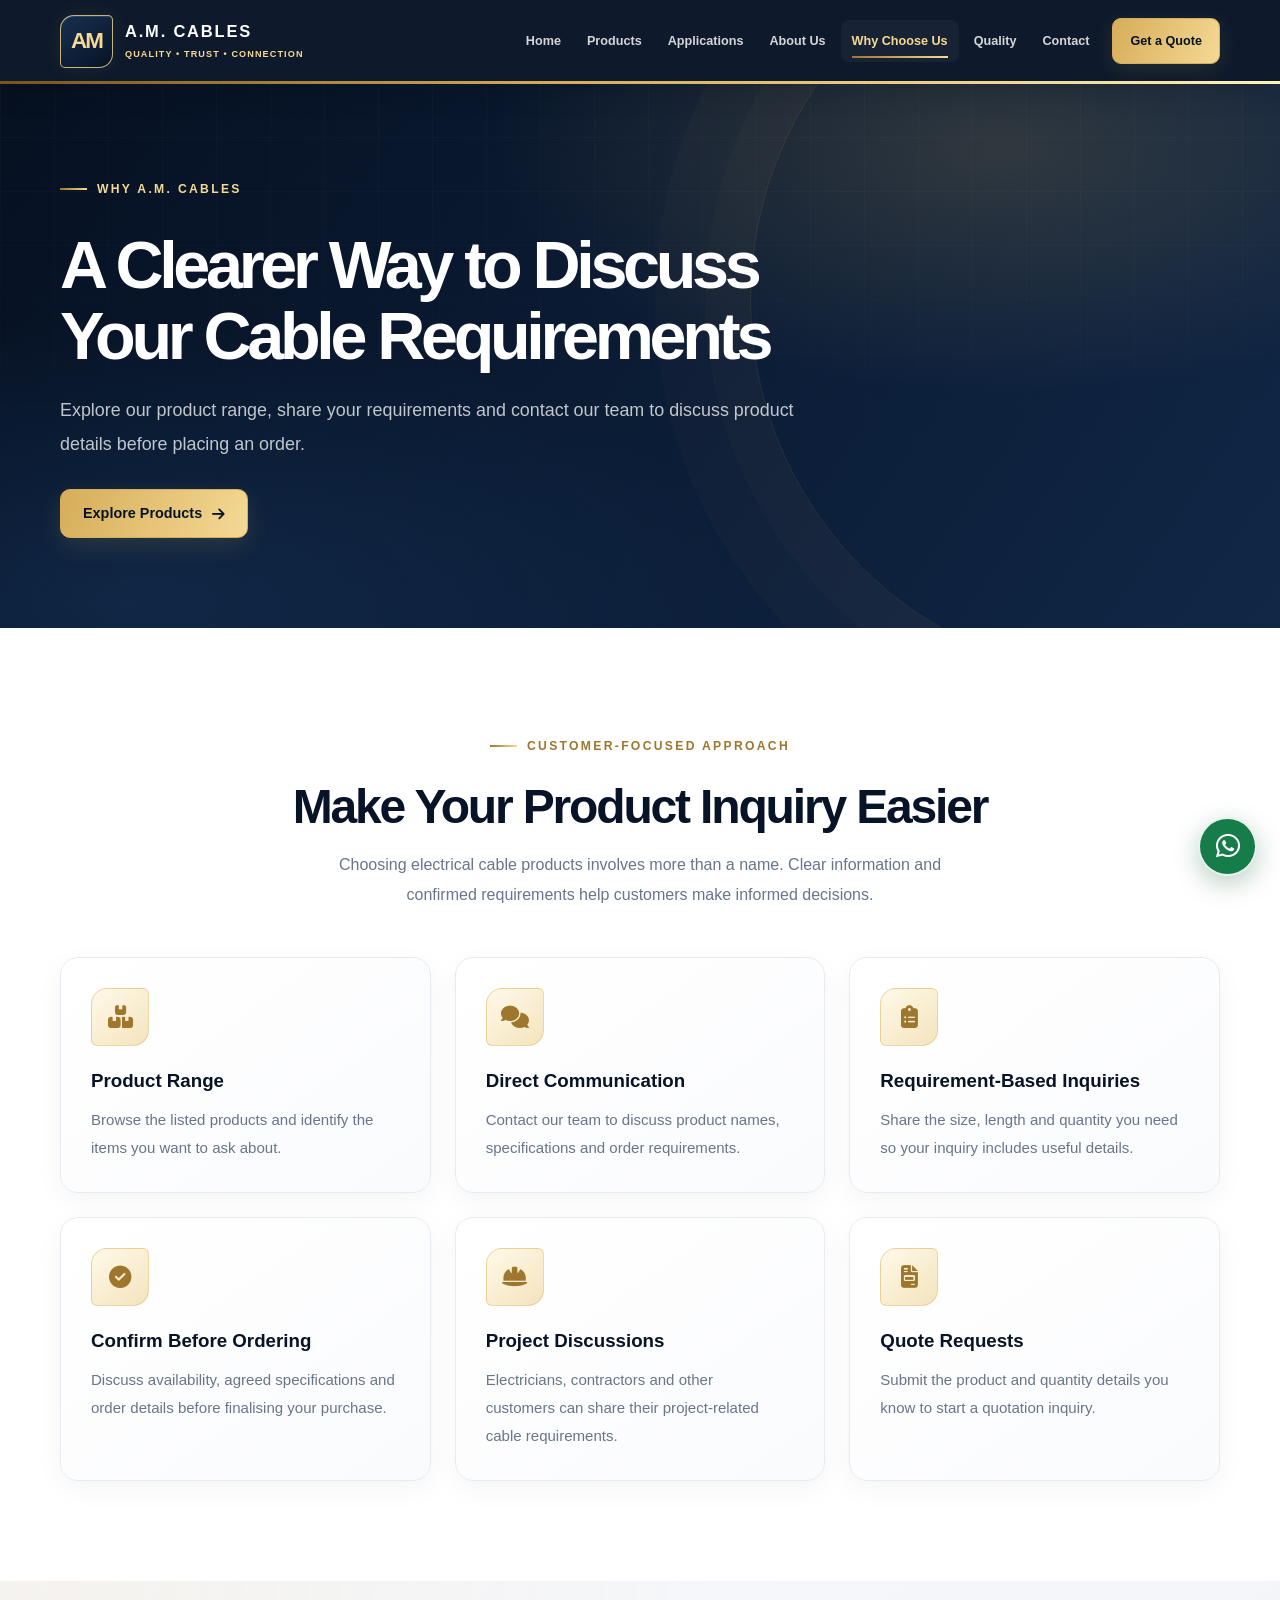
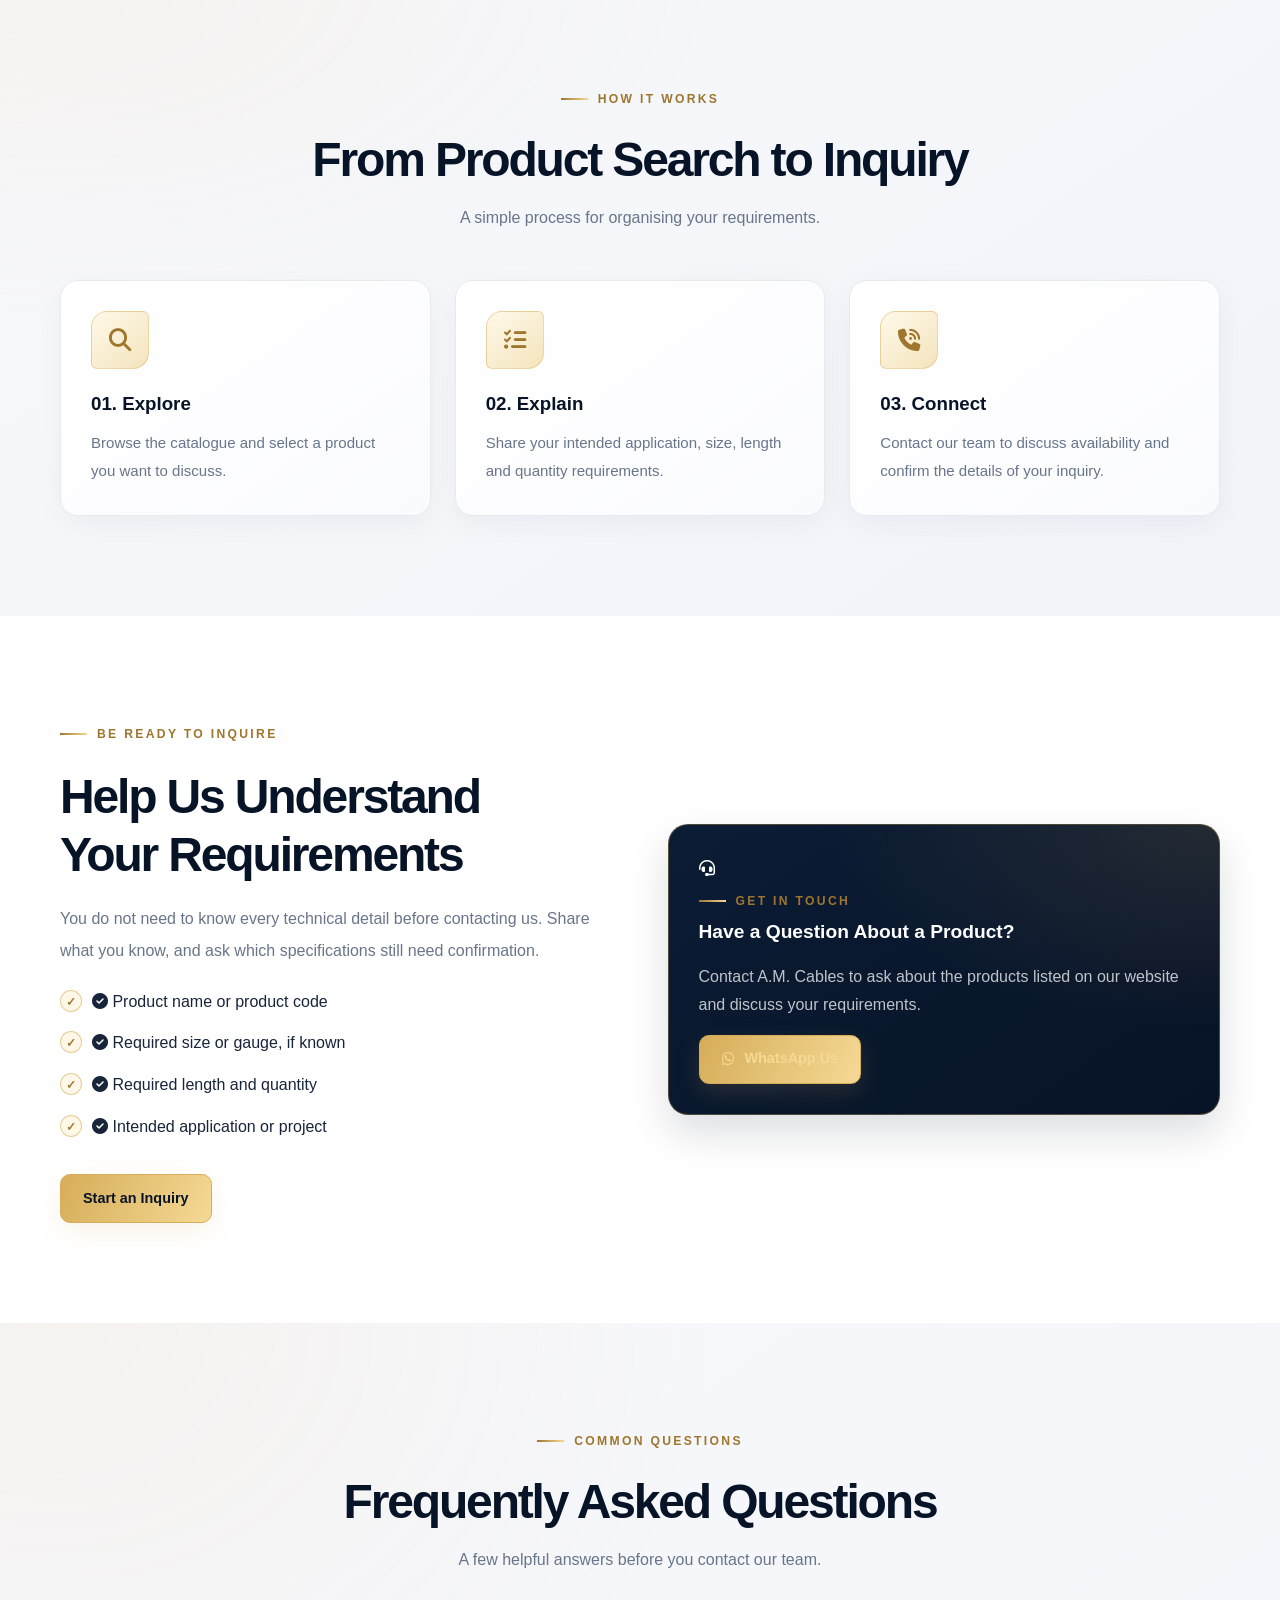
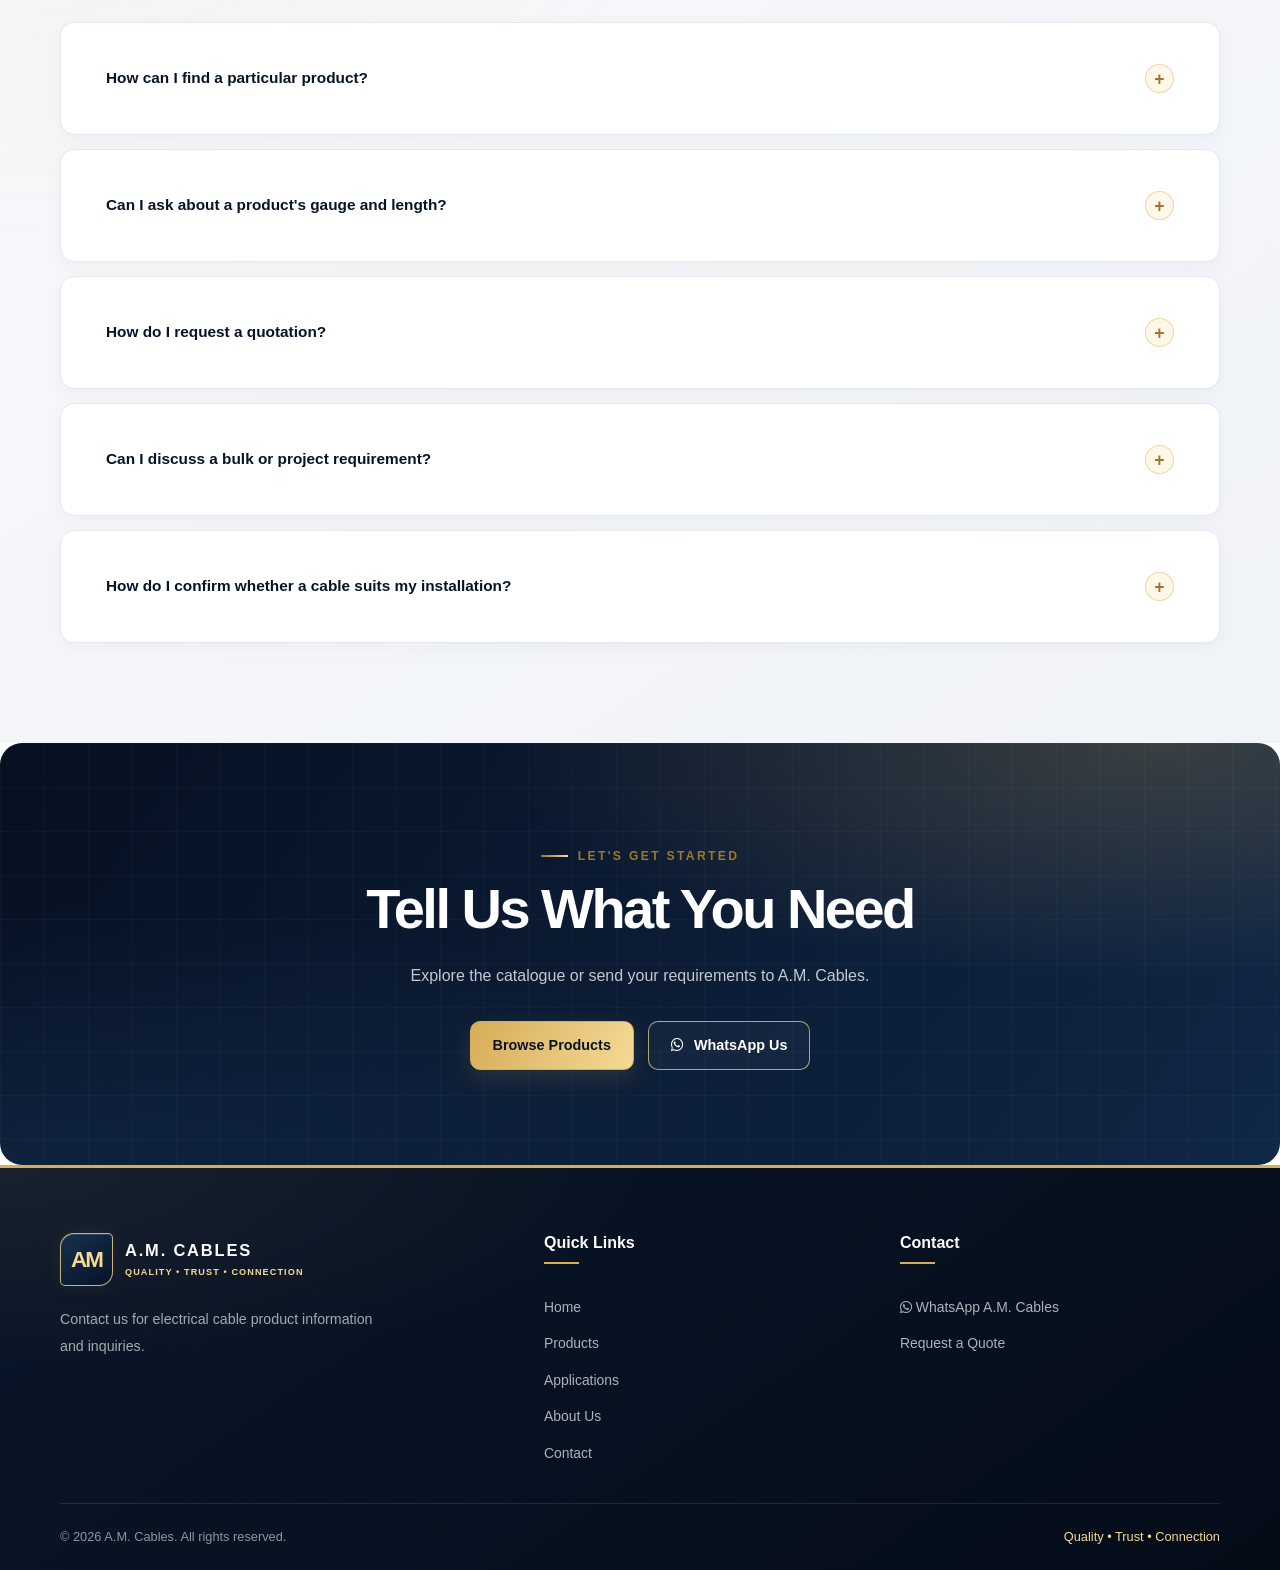
<file: why-choose-us.html>
<!DOCTYPE html>
<html lang="en">
<head>
  <meta charset="UTF-8">
  <meta name="viewport" content="width=device-width, initial-scale=1.0">
  <meta name="theme-color" content="#0b1730">
 
 <title>Why Choose A.M. Cables | Electrical Cables in Lahore</title>

<meta name="description" content="Discover the customer-focused approach of A.M. Cables in Lahore. Explore our electrical cable products, discuss specifications and submit quotation inquiries.">

<meta name="robots" content="index, follow">

<link rel="canonical" href="https://zj77087-design.github.io/am-cables-ultra-premium/why-choose-us.html">

<!-- Open Graph SEO -->
<meta property="og:type" content="website">
<meta property="og:title" content="Why Choose A.M. Cables | Lahore">
<meta property="og:description" content="Explore A.M. Cables products, direct communication and a straightforward way to discuss your cable requirements.">
<meta property="og:url" content="https://zj77087-design.github.io/am-cables-ultra-premium/why-choose-us.html">
<meta property="og:site_name" content="A.M. Cables">

<!-- Twitter Card SEO -->
<meta name="twitter:card" content="summary">
<meta name="twitter:title" content="Why Choose A.M. Cables">
<meta name="twitter:description" content="Explore our products and discuss your electrical cable requirements with A.M. Cables in Lahore.">
  <link rel="stylesheet" href="css/style.css">
  <link rel="stylesheet" href="https://cdnjs.cloudflare.com/ajax/libs/font-awesome/6.7.2/css/all.min.css">
  <script src="js/main.js" defer></script>
</head>

<body>

  <!-- HEADER -->
  <header class="site-header">
    <div class="container header-inner">
      <a href="index.html" class="logo" aria-label="A.M. Cables Home">
        <span class="logo-mark">AM</span>
        <span class="logo-text">
          <strong>A.M. CABLES</strong>
          <small>QUALITY • TRUST • CONNECTION</small>
        </span>
      </a>

      <button class="menu-toggle" id="menuToggle"
        type="button" aria-label="Open navigation"
        aria-controls="navMenu" aria-expanded="false">
        <i class="fas fa-bars"></i>
      </button>

      <nav class="nav-menu" id="navMenu" aria-label="Main navigation">
        <a href="index.html">Home</a>
        <a href="products.html">Products</a>
        <a href="applications.html">Applications</a>
        <a href="about.html">About Us</a>
        <a href="why-choose-us.html" class="active">Why Choose Us</a>
        <a href="quality.html">Quality</a>
        <a href="contact.html">Contact</a>
        <a href="order.html" class="nav-cta">Get a Quote</a>
      </nav>
    </div>
  </header>

  <main>

    <!-- HERO -->
    <section class="page-hero">
      <div class="container">
        <span class="section-label">WHY A.M. CABLES</span>
        <h1>A Clearer Way to Discuss Your Cable Requirements</h1>
        <p>
          Explore our product range, share your requirements and contact
          our team to discuss product details before placing an order.
        </p>

        <a href="products.html" class="btn btn-primary">
          Explore Products
          <i class="fas fa-arrow-right"></i>
        </a>
      </div>
    </section>

    <!-- INTRO -->
    <section class="section">
      <div class="container">
        <div class="section-heading">
          <span class="section-label">CUSTOMER-FOCUSED APPROACH</span>
          <h2>Make Your Product Inquiry Easier</h2>
          <p>
            Choosing electrical cable products involves more than a name.
            Clear information and confirmed requirements help customers
            make informed decisions.
          </p>
        </div>

        <div class="benefits-grid">

          <article class="benefit-card">
            <div class="benefit-icon">
              <i class="fas fa-boxes-stacked" aria-hidden="true"></i>
            </div>
            <h3>Product Range</h3>
            <p>
              Browse the listed products and identify the items you want
              to ask about.
            </p>
          </article>

          <article class="benefit-card">
            <div class="benefit-icon">
              <i class="fas fa-comments" aria-hidden="true"></i>
            </div>
            <h3>Direct Communication</h3>
            <p>
              Contact our team to discuss product names, specifications
              and order requirements.
            </p>
          </article>

          <article class="benefit-card">
            <div class="benefit-icon">
              <i class="fas fa-clipboard-list" aria-hidden="true"></i>
            </div>
            <h3>Requirement-Based Inquiries</h3>
            <p>
              Share the size, length and quantity you need so your
              inquiry includes useful details.
            </p>
          </article>

          <article class="benefit-card">
            <div class="benefit-icon">
              <i class="fas fa-circle-check" aria-hidden="true"></i>
            </div>
            <h3>Confirm Before Ordering</h3>
            <p>
              Discuss availability, agreed specifications and order
              details before finalising your purchase.
            </p>
          </article>

          <article class="benefit-card">
            <div class="benefit-icon">
              <i class="fas fa-hard-hat" aria-hidden="true"></i>
            </div>
            <h3>Project Discussions</h3>
            <p>
              Electricians, contractors and other customers can share
              their project-related cable requirements.
            </p>
          </article>

          <article class="benefit-card">
            <div class="benefit-icon">
              <i class="fas fa-file-invoice" aria-hidden="true"></i>
            </div>
            <h3>Quote Requests</h3>
            <p>
              Submit the product and quantity details you know to start
              a quotation inquiry.
            </p>
          </article>

        </div>
      </div>
    </section>

    <!-- PROCESS -->
    <section class="section section-alt">
      <div class="container">
        <div class="section-heading">
          <span class="section-label">HOW IT WORKS</span>
          <h2>From Product Search to Inquiry</h2>
          <p>
            A simple process for organising your requirements.
          </p>
        </div>

        <div class="features-grid">

          <article class="feature-card">
            <div class="feature-icon">
              <i class="fas fa-magnifying-glass" aria-hidden="true"></i>
            </div>
            <h3>01. Explore</h3>
            <p>
              Browse the catalogue and select a product you want
              to discuss.
            </p>
          </article>

          <article class="feature-card">
            <div class="feature-icon">
              <i class="fas fa-list-check" aria-hidden="true"></i>
            </div>
            <h3>02. Explain</h3>
            <p>
              Share your intended application, size, length and
              quantity requirements.
            </p>
          </article>

          <article class="feature-card">
            <div class="feature-icon">
              <i class="fas fa-phone-volume" aria-hidden="true"></i>
            </div>
            <h3>03. Connect</h3>
            <p>
              Contact our team to discuss availability and confirm
              the details of your inquiry.
            </p>
          </article>

        </div>
      </div>
    </section>

    <!-- WHAT TO PREPARE -->
    <section class="section">
      <div class="container">
        <div class="about-layout">

          <div class="about-content">
            <span class="section-label">BE READY TO INQUIRE</span>
            <h2>Help Us Understand Your Requirements</h2>

            <p>
              You do not need to know every technical detail before
              contacting us. Share what you know, and ask which
              specifications still need confirmation.
            </p>

            <ul class="check-list">
              <li>
                <i class="fas fa-check-circle" aria-hidden="true"></i>
                Product name or product code
              </li>
              <li>
                <i class="fas fa-check-circle" aria-hidden="true"></i>
                Required size or gauge, if known
              </li>
              <li>
                <i class="fas fa-check-circle" aria-hidden="true"></i>
                Required length and quantity
              </li>
              <li>
                <i class="fas fa-check-circle" aria-hidden="true"></i>
                Intended application or project
              </li>
            </ul>

            <a href="order.html" class="btn btn-primary">
              Start an Inquiry
            </a>
          </div>

          <div class="info-panel">
            <div class="info-panel-icon">
              <i class="fas fa-headset" aria-hidden="true"></i>
            </div>

            <span class="section-label">GET IN TOUCH</span>
            <h3>Have a Question About a Product?</h3>

            <p>
              Contact A.M. Cables to ask about the products listed on
              our website and discuss your requirements.
            </p>

            <a href="https://wa.me/923054335465"
              class="btn btn-primary"
              target="_blank" rel="noopener noreferrer">
              <i class="fab fa-whatsapp"></i>
              WhatsApp Us
            </a>
          </div>

        </div>
      </div>
    </section>

    <!-- FAQ -->
    <section class="section section-alt">
      <div class="container">
        <div class="section-heading">
          <span class="section-label">COMMON QUESTIONS</span>
          <h2>Frequently Asked Questions</h2>
          <p>
            A few helpful answers before you contact our team.
          </p>
        </div>

        <div class="faq-list">

          <details class="faq-item">
            <summary>How can I find a particular product?</summary>
            <p>
              Visit the Products page and use the search field or material
              filter to find a listed item.
            </p>
          </details>

          <details class="faq-item">
            <summary>Can I ask about a product's gauge and length?</summary>
            <p>
              Yes. Contact our team with the product name and ask to
              confirm the available size, length and other specifications.
            </p>
          </details>

          <details class="faq-item">
            <summary>How do I request a quotation?</summary>
            <p>
              Open the Order page, provide your contact details and share
              the product and quantity requirements you know.
            </p>
          </details>

          <details class="faq-item">
            <summary>Can I discuss a bulk or project requirement?</summary>
            <p>
              You can submit a project or bulk inquiry. Include the product
              names and estimated quantities so the team can review your request.
            </p>
          </details>

          <details class="faq-item">
            <summary>How do I confirm whether a cable suits my installation?</summary>
            <p>
              Confirm the technical specifications and consult a qualified
              electrician to check suitability for your installation and
              applicable electrical standards.
            </p>
          </details>

        </div>
      </div>
    </section>

    <!-- CTA -->
    <section class="cta-section">
      <div class="container">
        <span class="section-label">LET'S GET STARTED</span>
        <h2>Tell Us What You Need</h2>
        <p>
          Explore the catalogue or send your requirements to A.M. Cables.
        </p>

        <div class="cta-actions">
          <a href="products.html" class="btn btn-primary">
            Browse Products
          </a>

          <a href="https://wa.me/923054335465"
            class="btn btn-outline"
            target="_blank" rel="noopener noreferrer">
            <i class="fab fa-whatsapp"></i>
            WhatsApp Us
          </a>
        </div>
      </div>
    </section>

  </main>

  <!-- FOOTER -->
  <footer class="site-footer">
    <div class="container">

      <div class="footer-content">
        <div class="footer-brand">
          <a href="index.html" class="logo">
            <span class="logo-mark">AM</span>
            <span class="logo-text">
              <strong>A.M. CABLES</strong>
              <small>QUALITY • TRUST • CONNECTION</small>
            </span>
          </a>

          <p>
            Contact us for electrical cable product information and inquiries.
          </p>
        </div>

        <div class="footer-links">
          <h3>Quick Links</h3>
          <a href="index.html">Home</a>
          <a href="products.html">Products</a>
          <a href="applications.html">Applications</a>
          <a href="about.html">About Us</a>
          <a href="contact.html">Contact</a>
        </div>

        <div class="footer-links">
          <h3>Contact</h3>
          <a href="https://wa.me/923054335465"
            target="_blank" rel="noopener noreferrer">
            <i class="fab fa-whatsapp"></i> WhatsApp A.M. Cables
          </a>
          <a href="order.html">Request a Quote</a>
        </div>
      </div>

      <div class="footer-bottom">
        <p>
          &copy; <span id="currentYear"></span>
          A.M. Cables. All rights reserved.
        </p>
        <a href="index.html">Quality • Trust • Connection</a>
      </div>

    </div>
  </footer>

</body>
</html>
</file>
<file: css/style.css>
/* =====================================================
   A.M. CABLES — PREMIUM DESIGN SYSTEM
   File: css/style.css
   Navy • Gold • Responsive • Accessible
===================================================== */

/* 01. DESIGN TOKENS */
:root {
    --navy-950: #071321;
    --navy-900: #0b1b2b;
    --navy-800: #12283d;
    --navy-700: #1c3b55;

    --gold-500: #d6ad55;
    --gold-400: #e8c776;
    --gold-100: #fbf3df;

    --white: #ffffff;
    --surface: #f6f8fb;
    --surface-dark: #edf1f5;
    --text: #243244;
    --muted: #64748b;
    --border: #dce3eb;
    --success: #18794e;
    --danger: #b42318;

    --container: 1180px;
    --header-height: 78px;
    --radius-sm: 8px;
    --radius-md: 14px;
    --radius-lg: 22px;

    --shadow-sm: 0 4px 14px rgb(7 19 33 / 7%);
    --shadow-md: 0 12px 32px rgb(7 19 33 / 10%);
    --shadow-lg: 0 22px 55px rgb(7 19 33 / 16%);

    --transition: 180ms ease;
}

/* 02. RESET */
*,
*::before,
*::after {
    box-sizing: border-box;
}

html {
    scroll-behavior: smooth;
    scroll-padding-top: 100px;
}

body {
    margin: 0;
    background: var(--white);
    color: var(--text);
    font-family: Arial, Helvetica, sans-serif;
    font-size: 16px;
    line-height: 1.7;
    -webkit-font-smoothing: antialiased;
}

body.modal-open {
    overflow: hidden;
}

img {
    display: block;
    max-width: 100%;
    height: auto;
}

button,
input,
select,
textarea {
    font: inherit;
}

button,
a,
input,
select,
textarea {
    -webkit-tap-highlight-color: transparent;
}

button {
    cursor: pointer;
}

a {
    color: inherit;
    text-decoration: none;
}

button:focus-visible,
a:focus-visible,
input:focus-visible,
select:focus-visible,
textarea:focus-visible {
    outline: 3px solid var(--gold-500);
    outline-offset: 3px;
}

::selection {
    background: var(--gold-100);
    color: var(--navy-950);
}

/* 03. SHARED LAYOUT */
.container {
    width: min(var(--container), calc(100% - 48px));
    margin-inline: auto;
}

section {
    position: relative;
}

.section-padding {
    padding-block: 88px;
}

.section-heading {
    max-width: 760px;
    margin: 0 auto 44px;
    text-align: center;
}

.section-tag {
    display: inline-block;
    margin-bottom: 12px;
    color: #987024;
    font-size: 0.78rem;
    font-weight: 800;
    letter-spacing: 0.16em;
    text-transform: uppercase;
}

h1,
h2,
h3,
h4 {
    margin-top: 0;
    color: var(--navy-950);
    font-weight: 750;
    line-height: 1.2;
}

h1 {
    font-size: clamp(2.35rem, 5vw, 4.6rem);
    letter-spacing: -0.045em;
}

h2 {
    font-size: clamp(1.85rem, 3vw, 3rem);
    letter-spacing: -0.025em;
}

h3 {
    font-size: 1.2rem;
}

p {
    margin-top: 0;
}

.muted,
.section-description {
    color: var(--muted);
}

.section-description {
    max-width: 680px;
    margin-inline: auto;
}

/* 04. BUTTONS */
.btn,
button.btn {
    display: inline-flex;
    min-height: 48px;
    align-items: center;
    justify-content: center;
    gap: 9px;
    padding: 12px 22px;
    border: 1px solid transparent;
    border-radius: var(--radius-sm);
    font-size: 0.94rem;
    font-weight: 700;
    line-height: 1.3;
    text-align: center;
    transition:
        background var(--transition),
        color var(--transition),
        border-color var(--transition),
        transform var(--transition),
        box-shadow var(--transition);
}

.btn:hover {
    transform: translateY(-2px);
}

.btn-primary {
    background: var(--gold-500);
    color: var(--navy-950);
    box-shadow: 0 5px 16px rgb(214 173 85 / 20%);
}

.btn-primary:hover {
    background: var(--gold-400);
    box-shadow: var(--shadow-sm);
}

.btn-secondary {
    background: var(--navy-900);
    color: var(--white);
}

.btn-secondary:hover {
    background: var(--navy-700);
}

.btn-outline {
    border-color: var(--gold-500);
    background: transparent;
    color: var(--navy-900);
}

.btn-outline:hover {
    background: var(--gold-100);
}

.btn-light {
    background: var(--white);
    color: var(--navy-900);
}

.btn-block {
    width: 100%;
}

/* 05. SITE HEADER */
.site-header {
    position: sticky;
    z-index: 1000;
    top: 0;
    background: rgb(255 255 255 / 97%);
    border-bottom: 1px solid rgb(220 227 235 / 85%);
    box-shadow: 0 3px 16px rgb(7 19 33 / 4%);
    backdrop-filter: blur(14px);
}

.header-inner {
    display: flex;
    min-height: var(--header-height);
    align-items: center;
    justify-content: space-between;
    gap: 24px;
}

.logo,
.site-header .logo {
    display: inline-flex;
    align-items: center;
    gap: 12px;
    flex-shrink: 0;
}

.logo-mark {
    display: grid;
    width: 48px;
    height: 48px;
    place-items: center;
    border-radius: 10px;
    background: var(--navy-900);
    color: var(--gold-400);
    font-size: 1.1rem;
    font-weight: 900;
    letter-spacing: -0.06em;
}

.logo-text {
    display: flex;
    flex-direction: column;
    color: var(--navy-950);
    font-size: 1rem;
    font-weight: 900;
    letter-spacing: 0.08em;
    line-height: 1.3;
}

.logo-text small {
    margin-top: 4px;
    color: var(--muted);
    font-size: 0.58rem;
    font-weight: 700;
    letter-spacing: 0.12em;
}

.nav-menu {
    display: flex;
    align-items: center;
    justify-content: flex-end;
    gap: clamp(12px, 1.5vw, 22px);
    margin: 0;
    padding: 0;
    list-style: none;
}

.nav-menu a {
    display: inline-flex;
    min-height: 44px;
    align-items: center;
    color: var(--navy-800);
    font-size: 0.86rem;
    font-weight: 700;
    transition: color var(--transition);
}

.nav-menu a:hover,
.nav-menu a.active {
    color: #9a7223;
}

.nav-menu a.nav-contact,
.nav-menu a.nav-cta {
    min-height: 42px;
    padding: 9px 14px;
    border-radius: var(--radius-sm);
    background: var(--navy-900);
    color: var(--white);
}

.nav-menu a.nav-contact:hover,
.nav-menu a.nav-cta:hover {
    background: var(--navy-700);
}

.menu-toggle {
    display: none;
    width: 46px;
    height: 46px;
    align-items: center;
    justify-content: center;
    border: 1px solid var(--border);
    border-radius: var(--radius-sm);
    background: var(--white);
    color: var(--navy-900);
    font-size: 1.25rem;
}

/* 06. PAGE HERO */
.page-hero {
    overflow: hidden;
    padding: clamp(64px, 9vw, 112px) 0;
    background:
        radial-gradient(
            circle at 85% 20%,
            rgb(214 173 85 / 13%),
            transparent 35%
        ),
        linear-gradient(135deg, var(--navy-950), var(--navy-800));
    color: var(--white);
}

.page-hero h1,
.page-hero h2 {
    color: var(--white);
}

.page-hero p {
    max-width: 720px;
    color: #d4dfeb;
    font-size: 1.08rem;
}

.page-hero .section-tag {
    color: var(--gold-400);
}

/* 07. HOME HERO */
.hero {
    position: relative;
    overflow: hidden;
    padding: clamp(72px, 10vw, 132px) 0;
    background:
        radial-gradient(
            circle at 85% 25%,
            rgb(214 173 85 / 15%),
            transparent 32%
        ),
        linear-gradient(135deg, var(--navy-950), var(--navy-800));
    color: var(--white);
}

.hero h1,
.hero h2 {
    color: var(--white);
}

.hero p {
    max-width: 680px;
    color: #d4dfeb;
    font-size: clamp(1rem, 1.5vw, 1.15rem);
}

.hero .hero-content {
    max-width: 820px;
}

.hero-actions {
    display: flex;
    flex-wrap: wrap;
    gap: 14px;
    margin-top: 28px;
}

.hero .btn-outline {
    border-color: rgb(255 255 255 / 45%);
    color: var(--white);
}

.hero .btn-outline:hover {
    background: rgb(255 255 255 / 10%);
}

/* 08. CARDS AND GRIDS */
.products-grid,
.applications-grid,
.info-grid,
.benefits-grid,
.values-grid,
.features-grid {
    display: grid;
    grid-template-columns: repeat(3, minmax(0, 1fr));
    gap: 24px;
}

.product-card,
.application-card,
.info-card,
.benefit-card,
.value-card,
.feature-card {
    min-width: 0;
    overflow: hidden;
    border: 1px solid var(--border);
    border-radius: var(--radius-md);
    background: var(--white);
    box-shadow: var(--shadow-sm);
    transition:
        transform var(--transition),
        box-shadow var(--transition),
        border-color var(--transition);
}

.product-card:hover,
.application-card:hover,
.info-card:hover,
.benefit-card:hover,
.value-card:hover,
.feature-card:hover {
    transform: translateY(-4px);
    border-color: rgb(214 173 85 / 65%);
    box-shadow: var(--shadow-md);
}

.product-card {
    display: flex;
    flex-direction: column;
}

.product-image {
    overflow: hidden;
    aspect-ratio: 4 / 3;
    background: var(--surface);
}

.product-image img {
    width: 100%;
    height: 100%;
    object-fit: contain;
    transition: transform 300ms ease;
}

.product-card:hover .product-image img {
    transform: scale(1.035);
}

.product-card-content,
.application-card-content,
.info-card-content {
    padding: 22px;
}

.product-card h3 {
    margin-bottom: 10px;
}

.product-card p,
.application-card p,
.info-card p {
    color: var(--muted);
}

.section-label {
    display: inline-flex;
    align-items: center;
    gap: 6px;
    margin-bottom: 10px;
    color: #8b671e;
    font-size: 0.75rem;
    font-weight: 800;
    letter-spacing: 0.06em;
    text-transform: uppercase;
}

.product-actions {
    display: flex;
    flex-wrap: wrap;
    gap: 10px;
    margin-top: auto;
    padding: 0 22px 22px;
}

.product-actions .btn {
    flex: 1 1 120px;
}

/* 09. SEARCH AND FILTER */
.product-toolbar {
    display: grid;
    grid-template-columns: minmax(0, 1fr) minmax(190px, 260px);
    gap: 14px;
    margin-bottom: 24px;
}

.search-field {
    position: relative;
}

.search-field input,
.product-toolbar input,
.product-toolbar select {
    width: 100%;
    min-height: 50px;
    padding: 12px 15px;
    border: 1px solid var(--border);
    border-radius: var(--radius-sm);
    background: var(--white);
    color: var(--text);
}

.clear-search {
    display: none;
}

.clear-search.visible {
    display: inline-flex;
}

.product-search-status {
    min-height: 28px;
    margin-bottom: 20px;
    color: var(--muted);
    font-size: 0.9rem;
}

/* 10. PRODUCT COMPARISON */
.comparison-section {
    margin-top: 36px;
    padding: 24px;
    border: 1px solid var(--border);
    border-radius: var(--radius-md);
    background: var(--surface);
}

.comparison-options {
    display: grid;
    grid-template-columns: repeat(3, minmax(0, 1fr));
    gap: 12px;
}

.comparison-options select {
    width: 100%;
    min-height: 46px;
    padding: 10px;
    border: 1px solid var(--border);
    border-radius: var(--radius-sm);
    background: var(--white);
}

.comparison-result {
    margin-top: 22px;
    overflow-x: auto;
}

.comparison-result table {
    width: 100%;
    border-collapse: collapse;
    background: var(--white);
}

.comparison-result th,
.comparison-result td {
    padding: 13px;
    border: 1px solid var(--border);
    text-align: left;
    vertical-align: top;
}

/* 11. PRODUCT MODAL */
.product-modal {
    position: fixed;
    z-index: 2000;
    inset: 0;
    display: none;
    align-items: center;
    justify-content: center;
    overflow-y: auto;
    padding: 24px;
    background: rgb(4 12 22 / 76%);
}

.product-modal.active {
    display: flex;
}

.modal-content {
    position: relative;
    width: min(900px, 100%);
    max-height: 90dvh;
    overflow-y: auto;
    padding: clamp(22px, 4vw, 40px);
    border-radius: var(--radius-lg);
    background: var(--white);
    box-shadow: var(--shadow-lg);
}

.modal-close {
    position: absolute;
    z-index: 2;
    top: 12px;
    right: 12px;
    display: grid;
    width: 42px;
    height: 42px;
    place-items: center;
    border: 1px solid var(--border);
    border-radius: 50%;
    background: var(--white);
    color: var(--navy-900);
    font-size: 1.25rem;
}

.modal-product-image {
    width: 100%;
    max-height: 360px;
    margin-bottom: 20px;
    border-radius: var(--radius-md);
    background: var(--surface);
    object-fit: contain;
}

.modal-open .site-header {
    z-index: 999;
}

/* 12. FORMS */
.contact-form,
.order-form {
    display: grid;
    gap: 18px;
    padding: clamp(22px, 4vw, 36px);
    border: 1px solid var(--border);
    border-radius: var(--radius-lg);
    background: var(--white);
    box-shadow: var(--shadow-sm);
}

.form-group {
    display: grid;
    gap: 7px;
}

.form-group label,
.contact-form label,
.order-form label {
    color: var(--navy-900);
    font-size: 0.9rem;
    font-weight: 700;
}

.form-group input,
.form-group select,
.form-group textarea,
.contact-form input,
.contact-form select,
.contact-form textarea,
.order-form input,
.order-form select,
.order-form textarea {
    width: 100%;
    min-height: 48px;
    padding: 12px 14px;
    border: 1px solid #cbd5e1;
    border-radius: var(--radius-sm);
    background: var(--white);
    color: var(--text);
}

.form-group textarea,
.contact-form textarea,
.order-form textarea {
    min-height: 130px;
    resize: vertical;
}

.form-group input:focus,
.form-group select:focus,
.form-group textarea:focus,
.contact-form input:focus,
.contact-form select:focus,
.contact-form textarea:focus,
.order-form input:focus,
.order-form select:focus,
.order-form textarea:focus {
    border-color: var(--gold-500);
}

.form-note {
    color: var(--muted);
    font-size: 0.85rem;
}

.form-error {
    color: var(--danger);
    font-size: 0.85rem;
}

.form-success {
    color: var(--success);
    font-size: 0.9rem;
}

/* 13. ORDER AND CONTACT LAYOUTS */
.contact-layout,
.order-layout,
.about-layout,
.quality-layout {
    display: grid;
    grid-template-columns: repeat(2, minmax(0, 1fr));
    align-items: start;
    gap: 32px;
}

.contact-info,
.order-info,
.info-panel {
    padding: clamp(22px, 4vw, 34px);
    border-radius: var(--radius-lg);
    background: var(--navy-900);
    color: var(--white);
}

.contact-info h2,
.contact-info h3,
.order-info h2,
.order-info h3,
.info-panel h2,
.info-panel h3 {
    color: var(--white);
}

.contact-info p,
.order-info p,
.info-panel p {
    color: #d4dfeb;
}

.contact-method {
    display: flex;
    align-items: flex-start;
    gap: 14px;
    margin-top: 22px;
}

.contact-method i,
.info-icon {
    color: var(--gold-400);
}

/* 14. APPLICATIONS */
.application-card {
    display: flex;
    flex-direction: column;
}

.application-card-content {
    flex: 1;
}

.application-card .btn {
    align-self: flex-start;
    margin: 0 22px 22px;
}

/* 15. ABOUT AND CEO */
.ceo-section {
    display: grid;
    grid-template-columns: minmax(0, 0.8fr) minmax(0, 1.2fr);
    align-items: center;
    gap: 40px;
    padding: clamp(28px, 5vw, 56px);
    border: 1px solid var(--border);
    border-radius: var(--radius-lg);
    background: var(--surface);
}

.ceo-image {
    width: 100%;
    max-height: 440px;
    border-radius: var(--radius-md);
    object-fit: cover;
}

.ceo-content .section-tag {
    color: #987024;
}

/* 16. QUALITY AND VALUES */
.info-card,
.value-card,
.benefit-card,
.feature-card {
    padding: 26px;
}

.info-icon,
.info-card-icon {
    display: grid;
    width: 50px;
    height: 50px;
    place-items: center;
    margin-bottom: 18px;
    border-radius: 12px;
    background: var(--gold-100);
    color: #87621b;
    font-size: 1.25rem;
}

.quality-note {
    margin-top: 28px;
    padding: 22px;
    border-left: 4px solid var(--gold-500);
    border-radius: 0 var(--radius-sm) var(--radius-sm) 0;
    background: var(--surface);
}

/* 17. STATS */
.business-stats,
#business-stats {
    padding-block: 54px;
    background: var(--navy-900);
    color: var(--white);
}

.stats-grid {
    display: grid;
    grid-template-columns: repeat(4, minmax(0, 1fr));
    gap: 24px;
    text-align: center;
}

.stat-number {
    display: block;
    color: var(--gold-400);
    font-size: clamp(2rem, 4vw, 3.2rem);
    font-weight: 850;
    line-height: 1.2;
}

.stat-label {
    margin-top: 8px;
    color: #d4dfeb;
    font-size: 0.9rem;
}

/* 18. FAQ */
.faq-list {
    display: grid;
    gap: 14px;
}

.faq-item {
    padding: 20px 22px;
    border: 1px solid var(--border);
    border-radius: var(--radius-md);
    background: var(--white);
}

.faq-item h3 {
    margin-bottom: 8px;
}

.faq-item p:last-child {
    margin-bottom: 0;
    color: var(--muted);
}

/* 19. CTA */
.cta-section,
.applications-cta {
    padding: clamp(38px, 7vw, 76px);
    border-radius: var(--radius-lg);
    background:
        radial-gradient(
            circle at 90% 20%,
            rgb(214 173 85 / 17%),
            transparent 30%
        ),
        var(--navy-900);
    color: var(--white);
    text-align: center;
}

.cta-section h2,
.applications-cta h2 {
    color: var(--white);
}

.cta-section p,
.applications-cta p {
    max-width: 680px;
    margin-inline: auto;
    color: #d4dfeb;
}

.cta-actions {
    display: flex;
    flex-wrap: wrap;
    justify-content: center;
    gap: 14px;
    margin-top: 24px;
}

/* 20. FOOTER */
.site-footer {
    margin-top: 0;
    padding: 58px 0 22px;
    background: var(--navy-950);
    color: #d4dfeb;
}

.footer-content,
.footer-inner {
    display: grid;
    grid-template-columns: 1.4fr 1fr 1fr;
    gap: 36px;
}

.site-footer h2,
.site-footer h3,
.site-footer h4 {
    color: var(--white);
}

.site-footer a {
    color: #d4dfeb;
    transition: color var(--transition);
}

.site-footer a:hover {
    color: var(--gold-400);
}

.site-footer .logo-text {
    color: var(--white);
}

.footer-links {
    display: grid;
    align-content: start;
    gap: 10px;
}

.footer-bottom {
    display: flex;
    flex-wrap: wrap;
    justify-content: space-between;
    gap: 12px;
    margin-top: 38px;
    padding-top: 20px;
    border-top: 1px solid rgb(255 255 255 / 14%);
    color: #aebdcd;
    font-size: 0.85rem;
}

/* 21. FLOATING ACTIONS */
.whatsapp-float {
    position: fixed;
    z-index: 900;
    right: 22px;
    bottom: 22px;
    display: grid;
    width: 58px;
    height: 58px;
    place-items: center;
    border: 2px solid rgb(255 255 255 / 90%);
    border-radius: 50%;
    background: #168a55;
    color: var(--white);
    box-shadow: var(--shadow-md);
    font-size: 1.8rem;
    transition: transform var(--transition);
}

.whatsapp-float:hover {
    transform: translateY(-4px) scale(1.03);
}

.back-to-top {
    position: fixed;
    z-index: 890;
    right: 28px;
    bottom: 94px;
    display: none;
    width: 44px;
    height: 44px;
    place-items: center;
    border: 0;
    border-radius: 50%;
    background: var(--navy-900);
    color: var(--white);
    box-shadow: var(--shadow-sm);
}

.back-to-top.show {
    display: grid;
}

/* 22. RESPONSIVE — TABLET */
@media (max-width: 1050px) {
    .header-inner {
        gap: 14px;
    }

    .logo-text {
        font-size: 0.9rem;
    }

    .nav-menu {
        gap: 10px;
    }

    .nav-menu a {
        font-size: 0.8rem;
    }

    .products-grid,
    .applications-grid,
    .info-grid,
    .benefits-grid,
    .values-grid,
    .features-grid {
        grid-template-columns: repeat(2, minmax(0, 1fr));
    }
}

/* 23. RESPONSIVE — MOBILE NAVIGATION */
@media (max-width: 800px) {
    :root {
        --header-height: 70px;
    }

    .container {
        width: min(100% - 32px, var(--container));
    }

    .header-inner {
        position: relative;
    }

    .menu-toggle {
        display: inline-flex;
        flex-shrink: 0;
    }

    .nav-menu {
        position: absolute;
        top: calc(100% + 1px);
        right: 0;
        left: 0;
        display: none;
        max-height: calc(100dvh - var(--header-height) - 16px);
        overflow-y: auto;
        align-items: stretch;
        gap: 4px;
        padding: 14px;
        border: 1px solid var(--border);
        border-radius: 0 0 var(--radius-md) var(--radius-md);
        background: var(--white);
        box-shadow: var(--shadow-md);
    }

    .nav-menu.active {
        display: flex;
        flex-direction: column;
    }

    .nav-menu a {
        display: flex;
        width: 100%;
        min-height: 46px;
        padding: 10px 12px;
        border-radius: var(--radius-sm);
        font-size: 0.94rem;
    }

    .nav-menu a.nav-contact,
    .nav-menu a.nav-cta {
        justify-content: center;
        margin-top: 4px;
    }

    .section-padding {
        padding-block: 64px;
    }

    .product-toolbar {
        grid-template-columns: 1fr;
    }

    .comparison-options {
        grid-template-columns: 1fr;
    }

    .contact-layout,
    .order-layout,
    .about-layout,
    .quality-layout,
    .ceo-section {
        grid-template-columns: 1fr;
    }

    .ceo-image {
        max-height: 380px;
    }

    .footer-content,
    .footer-inner {
        grid-template-columns: repeat(2, minmax(0, 1fr));
        gap: 28px;
    }

    .footer-brand {
        grid-column: 1 / -1;
    }
}

/* 24. RESPONSIVE — SMALL MOBILE */
@media (max-width: 560px) {
    body {
        font-size: 15px;
    }

    .container {
        width: calc(100% - 30px);
    }

    .logo-mark {
        width: 42px;
        height: 42px;
        font-size: 1rem;
    }

    .logo-text {
        font-size: 0.82rem;
    }

    .logo-text small {
        font-size: 0.52rem;
    }

    h1 {
        font-size: clamp(2.1rem, 10vw, 3.1rem);
    }

    h2 {
        font-size: clamp(1.7rem, 8vw, 2.25rem);
    }

    .hero,
    .page-hero {
        padding-block: 64px;
    }

    .hero-actions,
    .cta-actions {
        flex-direction: column;
        align-items: stretch;
    }

    .hero-actions .btn,
    .cta-actions .btn {
        width: 100%;
    }

    .products-grid,
    .applications-grid,
    .info-grid,
    .benefits-grid,
    .values-grid,
    .features-grid,
    .stats-grid {
        grid-template-columns: 1fr;
    }

    .product-card-content,
    .application-card-content,
    .info-card-content {
        padding: 18px;
    }

    .product-actions {
        padding-inline: 18px;
        padding-bottom: 18px;
    }

    .product-actions .btn {
        flex-basis: 100%;
    }

    .comparison-section {
        padding: 16px;
    }

    .comparison-result th,
    .comparison-result td {
        padding: 10px;
        font-size: 0.85rem;
    }

    .contact-form,
    .order-form {
        padding: 20px;
    }

    .footer-content,
    .footer-inner {
        grid-template-columns: 1fr;
        gap: 24px;
    }

    .footer-brand {
        grid-column: auto;
    }

    .footer-bottom {
        flex-direction: column;
    }

    .whatsapp-float {
        right: 16px;
        bottom: 16px;
        width: 54px;
        height: 54px;
    }

    .back-to-top {
        right: 21px;
        bottom: 82px;
    }

    .product-modal {
        padding: 12px;
    }

    .modal-content {
        max-height: 94dvh;
        padding: 22px 16px;
        border-radius: var(--radius-md);
    }
}

/* 25. REDUCED MOTION ACCESSIBILITY */
@media (prefers-reduced-motion: reduce) {
    *,
    *::before,
    *::after {
        scroll-behavior: auto !important;
        animation-duration: 0.01ms !important;
        animation-iteration-count: 1 !important;
        transition-duration: 0.01ms !important;
    }
}
/* =========================================================
   A.M. CABLES — ULTRA PREMIUM DESIGN SYSTEM
   PART 1: GLOBAL DESIGN, HEADER, BACKGROUNDS & ANIMATIONS
   Append this block at the END of css/style.css
========================================================= */

:root {
  --am-navy: #071326;
  --am-navy-2: #0b1c35;
  --am-navy-3: #102746;
  --am-gold: #d6ad59;
  --am-gold-light: #f5d995;
  --am-gold-dark: #9e762e;
  --am-white: #ffffff;
  --am-text: #18243a;
  --am-muted: #68758a;
  --am-border: rgba(214, 173, 89, 0.24);
  --am-surface: #ffffff;
  --am-surface-alt: #f5f7fb;
  --am-shadow: 0 16px 45px rgba(7, 19, 38, 0.09);
  --am-shadow-hover: 0 24px 55px rgba(7, 19, 38, 0.16);
  --am-radius: 18px;
  --am-radius-lg: 26px;
  --am-transition: 260ms ease;
}

/* GLOBAL RESET & SMOOTHNESS */

html {
  scroll-behavior: smooth;
  scroll-padding-top: 110px;
}

body {
  color: var(--am-text);
  background: #ffffff;
  font-family: Inter, "Segoe UI", Arial, sans-serif;
  line-height: 1.75;
  overflow-wrap: break-word;
  -webkit-font-smoothing: antialiased;
}

body::selection,
body *::selection {
  color: var(--am-navy);
  background: var(--am-gold-light);
}

img {
  max-width: 100%;
}

a {
  text-decoration: none;
  transition:
    color var(--am-transition),
    background var(--am-transition),
    border-color var(--am-transition),
    transform var(--am-transition);
}

button,
input,
select,
textarea {
  font: inherit;
}

button,
a,
input,
select,
textarea,
summary {
  -webkit-tap-highlight-color: transparent;
}

button:focus-visible,
a:focus-visible,
input:focus-visible,
select:focus-visible,
textarea:focus-visible,
summary:focus-visible {
  outline: 3px solid var(--am-gold);
  outline-offset: 4px;
}

.container {
  width: min(1160px, calc(100% - 44px));
  margin-inline: auto;
}

.section {
  position: relative;
  padding: 100px 0;
  isolation: isolate;
}

.section-alt {
  background:
    radial-gradient(
      ellipse at 0% 0%,
      rgba(214, 173, 89, 0.07),
      transparent 40%
    ),
    linear-gradient(145deg, #f8f9fc, #f0f3f8);
}

.section-label {
  display: inline-flex;
  align-items: center;
  gap: 10px;
  color: var(--am-gold-dark);
  font-size: 0.76rem;
  font-weight: 800;
  letter-spacing: 0.19em;
  line-height: 1.5;
  text-transform: uppercase;
}

.section-label::before {
  width: 27px;
  height: 2px;
  content: "";
  background: linear-gradient(
    90deg,
    var(--am-gold-dark),
    var(--am-gold-light)
  );
}

.section-heading {
  max-width: 760px;
  margin: 0 auto 48px;
  text-align: center;
}

.section-heading h2 {
  margin: 14px 0;
  color: var(--am-navy);
  font-size: clamp(2rem, 4vw, 3rem);
  font-weight: 800;
  letter-spacing: -0.045em;
  line-height: 1.18;
}

.section-heading p {
  max-width: 650px;
  margin: 0 auto;
  color: var(--am-muted);
  font-size: 1rem;
  line-height: 1.85;
}

h1,
h2,
h3,
h4 {
  text-wrap: balance;
}

p {
  text-wrap: pretty;
}

.section-action {
  display: flex;
  justify-content: center;
  margin-top: 42px;
}

/* GOLD DIVIDER — UNDER THE HEADER ON EVERY PAGE */

.site-header {
  position: sticky;
  z-index: 1000;
  top: 0;
  isolation: isolate;
  background: rgba(7, 19, 38, 0.96);
  box-shadow: 0 8px 30px rgba(0, 0, 0, 0.14);
  -webkit-backdrop-filter: blur(18px);
  backdrop-filter: blur(18px);
}

.site-header::after {
  position: absolute;
  z-index: 2;
  right: 0;
  bottom: -2px;
  left: 0;
  height: 3px;
  content: "";
  background: linear-gradient(
    90deg,
    #76541c 0%,
    var(--am-gold) 22%,
    #fff0ba 50%,
    var(--am-gold) 76%,
    #76541c 100%
  );
  background-size: 200% 100%;
  animation: amGoldLine 7s linear infinite;
}

@keyframes amGoldLine {
  0% { background-position: 100% 0; }
  100% { background-position: -100% 0; }
}

.header-inner {
  min-height: 88px;
  gap: 28px;
}

/* PREMIUM BRAND LOGO */

.logo {
  flex-shrink: 0;
  gap: 12px;
  color: var(--am-white);
}

.logo:hover {
  color: var(--am-gold-light);
}

.logo-mark {
  display: inline-flex;
  position: relative;
  align-items: center;
  justify-content: center;
  width: 53px;
  height: 53px;
  border: 1px solid rgba(245, 217, 149, 0.8);
  border-radius: 14px 5px 14px 5px;
  color: var(--am-gold-light);
  background: linear-gradient(145deg, #17304e, #071326);
  box-shadow:
    inset 0 1px 0 rgba(255, 255, 255, 0.12),
    0 0 20px rgba(214, 173, 89, 0.08);
  font-size: 1.4rem;
  font-weight: 900;
  letter-spacing: -0.09em;
  transition:
    border-radius var(--am-transition),
    box-shadow var(--am-transition),
    transform var(--am-transition);
}

.logo:hover .logo-mark {
  border-radius: 5px 14px 5px 14px;
  box-shadow: 0 0 25px rgba(214, 173, 89, 0.24);
  transform: rotate(-3deg);
}

.logo-text {
  display: flex;
  flex-direction: column;
  gap: 2px;
}

.logo-text strong {
  color: #ffffff;
  font-size: 1.03rem;
  font-weight: 850;
  letter-spacing: 0.11em;
}

.logo-text small {
  color: var(--am-gold-light);
  font-size: 0.57rem;
  font-weight: 700;
  letter-spacing: 0.12em;
}

/* NAVIGATION */

.nav-menu {
  align-items: center;
  gap: 4px;
}

.nav-menu a {
  position: relative;
  display: inline-flex;
  align-items: center;
  min-height: 42px;
  padding: 10px 11px;
  border-radius: 8px;
  color: rgba(255, 255, 255, 0.78);
  font-size: 0.79rem;
  font-weight: 650;
  white-space: nowrap;
}

.nav-menu a:not(.nav-cta)::after {
  position: absolute;
  right: 11px;
  bottom: 4px;
  left: 11px;
  height: 2px;
  content: "";
  background: linear-gradient(
    90deg,
    var(--am-gold-dark),
    var(--am-gold-light)
  );
  transform: scaleX(0);
  transform-origin: left;
  transition: transform var(--am-transition);
}

.nav-menu a:not(.nav-cta):hover,
.nav-menu a:not(.nav-cta).active {
  color: var(--am-gold-light);
  background: rgba(255, 255, 255, 0.035);
}

.nav-menu a:not(.nav-cta):hover::after,
.nav-menu a:not(.nav-cta).active::after {
  transform: scaleX(1);
}

.nav-menu a.nav-cta {
  margin-left: 8px;
  padding: 11px 17px;
  border: 1px solid var(--am-gold);
  border-radius: 9px;
  color: var(--am-navy);
  background: linear-gradient(
    120deg,
    var(--am-gold),
    var(--am-gold-light)
  );
  box-shadow: 0 5px 20px rgba(214, 173, 89, 0.12);
}

.nav-menu a.nav-cta:hover {
  box-shadow: 0 8px 27px rgba(214, 173, 89, 0.3);
  transform: translateY(-2px);
}

.menu-toggle {
  display: none;
  color: var(--am-gold-light);
  background: rgba(255, 255, 255, 0.06);
  border: 1px solid var(--am-border);
  border-radius: 10px;
  cursor: pointer;
  transition: background var(--am-transition);
}

.menu-toggle:hover {
  background: rgba(214, 173, 89, 0.13);
}

/* HERO — DARK NAVY WITH GOLD LIGHTING */

.hero,
.page-hero {
  position: relative;
  z-index: 0;
  overflow: hidden;
  isolation: isolate;
  color: #ffffff;
  background:
    radial-gradient(
      ellipse at 78% 12%,
      rgba(214, 173, 89, 0.18),
      transparent 36%
    ),
    radial-gradient(
      ellipse at 10% 95%,
      rgba(36, 88, 145, 0.25),
      transparent 38%
    ),
    linear-gradient(125deg, #061021 0%, #0b1c35 52%, #102746 100%);
}

.hero::before,
.page-hero::before {
  position: absolute;
  z-index: -1;
  inset: 0;
  content: "";
  pointer-events: none;
  background-image:
    linear-gradient(rgba(255, 255, 255, 0.025) 1px, transparent 1px),
    linear-gradient(90deg, rgba(255, 255, 255, 0.025) 1px, transparent 1px);
  background-size: 54px 54px;
  mask-image: linear-gradient(to bottom, black, transparent 90%);
}

.hero::after,
.page-hero::after {
  position: absolute;
  z-index: -1;
  top: -30%;
  right: -18%;
  width: min(65vw, 760px);
  aspect-ratio: 1;
  border: 1px solid rgba(214, 173, 89, 0.13);
  border-radius: 50%;
  content: "";
  pointer-events: none;
  box-shadow:
    0 0 0 45px rgba(214, 173, 89, 0.025),
    0 0 0 95px rgba(214, 173, 89, 0.018);
  animation: amOrbFloat 12s ease-in-out infinite alternate;
}

@keyframes amOrbFloat {
  from { transform: translate3d(0, 0, 0) rotate(0deg); }
  to { transform: translate3d(-22px, 18px, 0) rotate(8deg); }
}

.hero {
  min-height: 590px;
  display: flex;
  align-items: center;
  padding: 105px 0 100px;
}

.hero-content {
  position: relative;
  z-index: 1;
  animation: amRiseIn 800ms ease both;
}

.hero .section-label,
.page-hero .section-label {
  color: var(--am-gold-light);
}

.hero h1,
.page-hero h1 {
  max-width: 900px;
  margin: 22px 0;
  color: #ffffff;
  font-size: clamp(2.7rem, 6.1vw, 5.25rem);
  font-weight: 850;
  letter-spacing: -0.065em;
  line-height: 1.06;
}

.hero h1 span {
  display: block;
  color: var(--am-gold-light);
  background: linear-gradient(
    100deg,
    #fff0ba,
    var(--am-gold),
    #fff5d2
  );
  background-clip: text;
  -webkit-text-fill-color: transparent;
}

.hero p,
.page-hero p {
  max-width: 690px;
  margin: 0;
  color: rgba(255, 255, 255, 0.75);
  font-size: clamp(1rem, 1.5vw, 1.12rem);
  line-height: 1.9;
}

.hero-actions,
.cta-actions {
  display: flex;
  flex-wrap: wrap;
  align-items: center;
  gap: 14px;
  margin-top: 30px;
}

.hero-trust-points {
  display: flex;
  flex-wrap: wrap;
  gap: 12px 24px;
  margin-top: 35px;
  color: rgba(255, 255, 255, 0.8);
  font-size: 0.83rem;
}

.hero-trust-points span {
  display: inline-flex;
  align-items: center;
  gap: 9px;
}

.hero-trust-points i {
  color: var(--am-gold-light);
}

/* INNER PAGE HERO */

.page-hero {
  padding: 88px 0 90px;
}

.page-hero h1 {
  max-width: 900px;
  font-size: clamp(2.5rem, 5.2vw, 4.2rem);
}

.page-hero p {
  max-width: 740px;
}

.page-hero .btn {
  margin-top: 28px;
}

/* GLOBAL BUTTONS */

.btn {
  position: relative;
  display: inline-flex;
  align-items: center;
  justify-content: center;
  gap: 10px;
  min-height: 49px;
  padding: 13px 22px;
  overflow: hidden;
  border: 1px solid transparent;
  border-radius: 10px;
  cursor: pointer;
  font-size: 0.9rem;
  font-weight: 750;
  line-height: 1.35;
  text-align: center;
  transition:
    color var(--am-transition),
    background var(--am-transition),
    border-color var(--am-transition),
    box-shadow var(--am-transition),
    transform var(--am-transition);
}

.btn::before {
  position: absolute;
  top: -80%;
  left: -70%;
  width: 45%;
  height: 260%;
  content: "";
  background: linear-gradient(
    90deg,
    transparent,
    rgba(255, 255, 255, 0.23),
    transparent
  );
  transform: rotate(22deg);
  transition: left 550ms ease;
  pointer-events: none;
}

.btn:hover::before {
  left: 140%;
}

.btn:hover {
  transform: translateY(-3px);
}

.btn:active {
  transform: translateY(-1px);
}

.btn-primary {
  border-color: var(--am-gold);
  color: var(--am-navy);
  background: linear-gradient(
    115deg,
    var(--am-gold),
    var(--am-gold-light)
  );
  box-shadow: 0 8px 23px rgba(214, 173, 89, 0.15);
}

.btn-primary:hover {
  color: #061021;
  background: linear-gradient(115deg, #f2d28b, #ffe9ad);
  box-shadow: 0 13px 30px rgba(214, 173, 89, 0.28);
}

.btn-outline {
  border-color: rgba(158, 118, 46, 0.65);
  color: var(--am-navy);
  background: transparent;
}

.hero .btn-outline,
.page-hero .btn-outline,
.cta-section .btn-outline {
  border-color: rgba(245, 217, 149, 0.7);
  color: #ffffff;
  background: rgba(255, 255, 255, 0.035);
}

.btn-outline:hover {
  border-color: var(--am-gold);
  color: var(--am-navy);
  background: var(--am-gold-light);
}

.hero .btn-outline:hover,
.page-hero .btn-outline:hover,
.cta-section .btn-outline:hover {
  color: var(--am-navy);
  background: var(--am-gold-light);
}

.btn:disabled,
button:disabled {
  opacity: 0.55;
  cursor: not-allowed;
  transform: none;
}

/* GENERAL LINK UNDERLINE */

.text-link {
  display: inline-flex;
  align-items: center;
  gap: 9px;
  color: var(--am-gold-dark);
  font-size: 0.9rem;
  font-weight: 750;
}

.text-link i {
  transition: transform var(--am-transition);
}

.text-link:hover {
  color: var(--am-navy);
}

.text-link:hover i {
  transform: translateX(5px);
}

/* GLOBAL ENTRANCE ANIMATIONS */

@keyframes amRiseIn {
  from {
    opacity: 0;
    transform: translateY(24px);
  }
  to {
    opacity: 1;
    transform: translateY(0);
  }
}

@keyframes amFadeIn {
  from { opacity: 0; }
  to { opacity: 1; }
}

@keyframes amGoldGlow {
  0%, 100% {
    box-shadow: 0 0 0 rgba(214, 173, 89, 0);
  }
  50% {
    box-shadow: 0 0 26px rgba(214, 173, 89, 0.15);
  }
}

/* STICKY HEADER ANCHOR OFFSET */

[id] {
  scroll-margin-top: 110px;
}

/* RESPONSIVE FOUNDATION */

@media (max-width: 1100px) {
  .header-inner {
    gap: 16px;
  }

  .nav-menu {
    gap: 0;
  }

  .nav-menu a {
    padding-inline: 8px;
    font-size: 0.73rem;
  }

  .nav-menu a:not(.nav-cta)::after {
    right: 8px;
    left: 8px;
  }

  .nav-menu a.nav-cta {
    margin-left: 4px;
    padding-inline: 12px;
  }

  .logo-mark {
    width: 47px;
    height: 47px;
  }

  .logo-text strong {
    font-size: 0.9rem;
  }
}

@media (max-width: 850px) {
  .container {
    width: min(100% - 34px, 720px);
  }

  .section {
    padding: 76px 0;
  }

  .header-inner {
    min-height: 76px;
    justify-content: space-between;
  }

  .menu-toggle {
    display: inline-flex;
    align-items: center;
    justify-content: center;
    width: 45px;
    height: 45px;
    font-size: 1.1rem;
  }

  .nav-menu {
    position: absolute;
    top: calc(100% + 2px);
    right: 0;
    left: 0;
    display: none;
    flex-direction: column;
    align-items: stretch;
    gap: 5px;
    max-height: calc(100dvh - 90px);
    padding: 16px 20px 22px;
    overflow-y: auto;
    border-bottom: 2px solid var(--am-gold);
    background: rgba(7, 19, 38, 0.985);
    box-shadow: 0 22px 35px rgba(0, 0, 0, 0.25);
    animation: amFadeIn 220ms ease both;
  }

  .nav-menu.is-open,
  .nav-menu.open,
  .nav-menu.active {
    display: flex;
  }

  .nav-menu a {
    justify-content: flex-start;
    min-height: 45px;
    padding: 11px 13px;
    font-size: 0.9rem;
  }

  .nav-menu a.nav-cta {
    justify-content: center;
    margin: 8px 0 0;
  }

  .hero {
    min-height: auto;
    padding: 86px 0 78px;
  }

  .page-hero {
    padding: 72px 0;
  }

  .hero h1 {
    font-size: clamp(2.6rem, 8vw, 4.3rem);
  }
}

@media (max-width: 560px) {
  html {
    scroll-padding-top: 85px;
  }

  .container {
    width: calc(100% - 30px);
  }

  .section {
    padding: 62px 0;
  }

  .section-heading {
    margin-bottom: 32px;
    text-align: left;
  }

  .section-heading p {
    margin-inline: 0;
  }

  .section-heading h2 {
    font-size: clamp(1.8rem, 8vw, 2.45rem);
  }

  .section-label {
    font-size: 0.68rem;
    letter-spacing: 0.13em;
  }

  .logo {
    gap: 9px;
  }

  .logo-mark {
    width: 43px;
    height: 43px;
    font-size: 1.2rem;
  }

  .logo-text strong {
    font-size: 0.84rem;
  }

  .logo-text small {
    font-size: 0.48rem;
    letter-spacing: 0.07em;
  }

  .hero {
    padding: 68px 0 62px;
  }

  .hero h1,
  .page-hero h1 {
    margin-top: 17px;
    font-size: clamp(2.3rem, 10vw, 3.3rem);
    letter-spacing: -0.05em;
  }

  .hero p,
  .page-hero p {
    font-size: 0.96rem;
  }

  .hero-actions,
  .cta-actions {
    align-items: stretch;
    flex-direction: column;
  }

  .hero-actions .btn,
  .cta-actions .btn {
    width: 100%;
  }

  .hero-trust-points {
    flex-direction: column;
    gap: 10px;
    font-size: 0.8rem;
  }

  .btn {
    min-height: 47px;
    padding: 12px 17px;
  }

  .hero::after,
  .page-hero::after {
    right: -45%;
    width: 100vw;
  }
}

/* ACCESSIBILITY: REDUCE MOTION WHEN REQUESTED */

@media (prefers-reduced-motion: reduce) {
  *,
  *::before,
  *::after {
    scroll-behavior: auto !important;
    animation-duration: 0.01ms !important;
    animation-iteration-count: 1 !important;
    transition-duration: 0.01ms !important;
  }
}
 A.M. CABLES — PART 2
   PRODUCT CARDS, IMAGE EFFECTS, FEATURE CARDS,
   APPLICATIONS, ABOUT, CEO & BENEFIT SECTIONS
========================================================= */

/* SECTION BACKGROUNDS */

.features-section,
.products-section,
.about-section,
.benefits-section,
.values-section,
.applications-section,
.quality-section,
.stats-section,
.faq-section,
.process-section {
  position: relative;
  isolation: isolate;
}

.features-section,
.products-section,
.benefits-section,
.values-section,
.applications-section,
.quality-section,
.process-section {
  padding-block: 90px;
}

.products-section,
.about-section,
.values-section,
.quality-section {
  background:
    radial-gradient(
      ellipse at 100% 0%,
      rgba(214, 173, 89, 0.07),
      transparent 35%
    ),
    #ffffff;
}

/* FEATURE CARDS */

.features-grid,
.benefits-grid,
.values-grid,
.applications-grid {
  display: grid;
  grid-template-columns: repeat(3, minmax(0, 1fr));
  gap: 24px;
}

.feature-card,
.benefit-card,
.value-card,
.application-card,
.info-card {
  position: relative;
  min-width: 0;
  padding: 30px;
  overflow: hidden;
  border: 1px solid #e7eaf0;
  border-radius: var(--am-radius);
  background: linear-gradient(145deg, #ffffff, #fafbfd);
  box-shadow: 0 8px 28px rgba(7, 19, 38, 0.045);
  transition:
    transform 300ms ease,
    box-shadow 300ms ease,
    border-color 300ms ease,
    background 300ms ease;
}

.feature-card::before,
.benefit-card::before,
.value-card::before,
.application-card::before,
.info-card::before {
  position: absolute;
  top: 0;
  left: 0;
  width: 0;
  height: 3px;
  content: "";
  background: linear-gradient(
    90deg,
    var(--am-gold-dark),
    var(--am-gold-light)
  );
  transition: width 350ms ease;
}

.feature-card:hover,
.benefit-card:hover,
.value-card:hover,
.application-card:hover,
.info-card:hover {
  border-color: rgba(214, 173, 89, 0.55);
  box-shadow: var(--am-shadow-hover);
  transform: translateY(-7px);
}

.feature-card:hover::before,
.benefit-card:hover::before,
.value-card:hover::before,
.application-card:hover::before,
.info-card:hover::before {
  width: 100%;
}

/* CARD ICONS */

.feature-icon,
.benefit-icon,
.value-icon,
.application-icon,
.info-icon {
  display: inline-flex;
  align-items: center;
  justify-content: center;
  width: 58px;
  height: 58px;
  margin-bottom: 22px;
  border: 1px solid rgba(214, 173, 89, 0.42);
  border-radius: 16px 6px 16px 6px;
  color: var(--am-gold-dark);
  background: linear-gradient(
    140deg,
    #fff9e9,
    #f4e4bd
  );
  font-size: 1.4rem;
  transition:
    color 280ms ease,
    background 280ms ease,
    border-radius 280ms ease,
    transform 280ms ease;
}

.feature-card:hover .feature-icon,
.benefit-card:hover .benefit-icon,
.value-card:hover .value-icon,
.application-card:hover .application-icon {
  border-radius: 7px 16px 7px 16px;
  color: var(--am-gold-light);
  background: linear-gradient(145deg, var(--am-navy-2), var(--am-navy));
  transform: translateY(-3px) rotate(-3deg);
}

.feature-card h3,
.benefit-card h3,
.value-card h3,
.application-card h3,
.info-card h3 {
  margin: 0 0 12px;
  color: var(--am-navy);
  font-size: 1.17rem;
  font-weight: 800;
  line-height: 1.4;
}

.feature-card p,
.benefit-card p,
.value-card p,
.application-card p,
.info-card p {
  margin: 0;
  color: var(--am-muted);
  font-size: 0.94rem;
  line-height: 1.85;
}

.feature-card a,
.benefit-card a,
.application-card a {
  display: inline-flex;
  align-items: center;
  gap: 8px;
  margin-top: 19px;
  color: var(--am-gold-dark);
  font-size: 0.86rem;
  font-weight: 800;
}

.feature-card a:hover,
.benefit-card a:hover,
.application-card a:hover {
  color: var(--am-navy);
}

/* PRODUCT GRID */

.products-grid {
  display: grid;
  grid-template-columns: repeat(3, minmax(0, 1fr));
  align-items: stretch;
  gap: 25px;
}

.product-card {
  position: relative;
  display: flex;
  flex-direction: column;
  min-width: 0;
  overflow: hidden;
  border: 1px solid #e7eaf0;
  border-radius: 20px;
  background: #ffffff;
  box-shadow: 0 8px 28px rgba(7, 19, 38, 0.055);
  transition:
    transform 320ms ease,
    border-color 320ms ease,
    box-shadow 320ms ease;
}

.product-card:hover {
  border-color: rgba(214, 173, 89, 0.72);
  box-shadow: 0 24px 48px rgba(7, 19, 38, 0.14);
  transform: translateY(-8px);
}

.product-image {
  position: relative;
  display: block;
  height: 245px;
  overflow: hidden;
  background:
    radial-gradient(circle at center, #ffffff, #edf0f5);
}

.product-image img,
.product-card > img {
  display: block;
  width: 100%;
  height: 100%;
  object-fit: contain;
  padding: 16px;
  transition:
    transform 550ms cubic-bezier(0.2, 0.7, 0.2, 1),
    filter 350ms ease;
}

.product-card:hover .product-image img,
.product-card:hover > img {
  filter: contrast(1.025);
  transform: scale(1.07);
}

.product-image::after {
  position: absolute;
  right: 0;
  bottom: 0;
  left: 0;
  height: 4px;
  content: "";
  background: linear-gradient(
    90deg,
    var(--am-gold-dark),
    var(--am-gold-light),
    var(--am-gold-dark)
  );
  transform: scaleX(0);
  transform-origin: left;
  transition: transform 350ms ease;
}

.product-card:hover .product-image::after {
  transform: scaleX(1);
}

.product-card-content,
.product-info {
  display: flex;
  flex: 1;
  flex-direction: column;
  align-items: flex-start;
  padding: 23px;
}

.product-card h3,
.product-card-content h3,
.product-info h3 {
  margin: 0 0 10px;
  color: var(--am-navy);
  font-size: 1.12rem;
  font-weight: 800;
  line-height: 1.45;
}

.product-card p,
.product-card-content p,
.product-info p {
  margin: 0 0 17px;
  color: var(--am-muted);
  font-size: 0.9rem;
  line-height: 1.8;
}

.product-meta {
  display: flex;
  flex-wrap: wrap;
  gap: 8px;
  margin: 0 0 16px;
}

.product-badge,
.product-category,
.material-badge {
  display: inline-flex;
  align-items: center;
  padding: 6px 10px;
  border: 1px solid rgba(214, 173, 89, 0.35);
  border-radius: 999px;
  color: #74551d;
  background: #fff8e8;
  font-size: 0.72rem;
  font-weight: 750;
  line-height: 1.4;
}

.product-actions {
  display: flex;
  flex-wrap: wrap;
  gap: 9px;
  width: 100%;
  margin-top: auto;
  padding-top: 10px;
}

.product-actions .btn {
  flex: 1 1 125px;
  min-width: 0;
  padding-inline: 12px;
  font-size: 0.82rem;
}

.product-card .btn-outline {
  border-color: #d8dde6;
}

.product-card .btn-outline:hover {
  border-color: var(--am-gold);
  background: #fff8e8;
}

/* PRODUCT COMPARISON CHECKBOX */

.compare-option {
  display: inline-flex;
  align-items: center;
  gap: 8px;
  margin: 15px 0 0;
  color: var(--am-muted);
  font-size: 0.8rem;
  cursor: pointer;
}

.compare-option input {
  width: 17px;
  height: 17px;
  accent-color: var(--am-gold-dark);
  cursor: pointer;
}

/* PRODUCT SEARCH AND FILTER */

.product-toolbar {
  display: grid;
  grid-template-columns: minmax(0, 1fr) minmax(180px, 250px) auto;
  align-items: center;
  gap: 14px;
  margin: 0 0 32px;
  padding: 19px;
  border: 1px solid #e4e8ef;
  border-radius: 17px;
  background: linear-gradient(145deg, #ffffff, #f7f9fc);
  box-shadow: 0 7px 24px rgba(7, 19, 38, 0.04);
}

.product-toolbar input,
.product-toolbar select {
  width: 100%;
  min-height: 48px;
  padding: 12px 14px;
  border: 1px solid #dce2eb;
  border-radius: 10px;
  color: var(--am-navy);
  background: #ffffff;
  transition:
    border-color 250ms ease,
    box-shadow 250ms ease;
}

.product-toolbar input:focus,
.product-toolbar select:focus {
  border-color: var(--am-gold);
  box-shadow: 0 0 0 4px rgba(214, 173, 89, 0.13);
  outline: none;
}

.search-status {
  margin: 0 0 22px;
  color: var(--am-muted);
  font-size: 0.9rem;
}

/* COMPARISON SECTION */

.comparison-section {
  margin-top: 50px;
  padding: 30px;
  border: 1px solid rgba(214, 173, 89, 0.35);
  border-radius: 22px;
  background:
    radial-gradient(ellipse at top right, rgba(214, 173, 89, 0.09), transparent 50%),
    #f8f9fc;
}

.comparison-section h2 {
  margin-top: 0;
  color: var(--am-navy);
}

#comparisonResult {
  overflow-x: auto;
}

#comparisonResult table {
  width: 100%;
  border-collapse: collapse;
  background: #ffffff;
}

#comparisonResult th,
#comparisonResult td {
  padding: 14px;
  border: 1px solid #e4e8ef;
  text-align: left;
}

#comparisonResult th {
  color: var(--am-gold-light);
  background: var(--am-navy);
}

/* ABOUT / INTRODUCTION VISUALS */

.about-grid,
.about-layout,
.intro-grid {
  display: grid;
  grid-template-columns: repeat(2, minmax(0, 1fr));
  align-items: center;
  gap: 55px;
}

.about-visual,
.about-image,
.intro-visual {
  position: relative;
  min-width: 0;
}

.about-visual-inner {
  position: relative;
  padding: 12px;
  overflow: hidden;
  border: 1px solid rgba(214, 173, 89, 0.4);
  border-radius: 24px 8px 24px 8px;
  background: linear-gradient(145deg, #fff9e9, #e9edf4);
  box-shadow: var(--am-shadow);
}

.about-visual-inner img,
.about-image img,
.intro-visual img {
  display: block;
  width: 100%;
  max-height: 480px;
  border-radius: 17px 5px 17px 5px;
  object-fit: cover;
  transition: transform 500ms ease;
}

.about-visual-inner:hover img,
.about-image:hover img,
.intro-visual:hover img {
  transform: scale(1.025);
}

.about-content h2,
.intro-content h2 {
  margin: 15px 0 20px;
  color: var(--am-navy);
  font-size: clamp(2rem, 4vw, 3rem);
  font-weight: 850;
  letter-spacing: -0.045em;
  line-height: 1.2;
}

.about-content p,
.intro-content p {
  margin: 0 0 17px;
  color: var(--am-muted);
  line-height: 1.95;
}

.about-content .btn,
.intro-content .btn {
  margin-top: 10px;
}

/* CEO / LEADERSHIP */

.ceo-section {
  position: relative;
  display: grid;
  grid-template-columns: minmax(220px, 0.8fr) minmax(0, 1.2fr);
  align-items: center;
  gap: 42px;
  margin-block: 30px;
  padding: 35px;
  overflow: hidden;
  border: 1px solid rgba(214, 173, 89, 0.35);
  border-radius: var(--am-radius-lg);
  background:
    radial-gradient(ellipse at 0% 0%, rgba(214, 173, 89, 0.11), transparent 45%),
    linear-gradient(135deg, #ffffff, #f4f6fa);
  box-shadow: var(--am-shadow);
}

.ceo-image {
  position: relative;
  overflow: hidden;
  border: 3px solid var(--am-gold);
  border-radius: 20px 6px 20px 6px;
  background: #e8edf4;
}

.ceo-image img {
  display: block;
  width: 100%;
  min-height: 260px;
  max-height: 380px;
  object-fit: cover;
  transition: transform 500ms ease;
}

.ceo-image:hover img {
  transform: scale(1.04);
}

.ceo-content h2,
.ceo-content h3 {
  margin: 10px 0 15px;
  color: var(--am-navy);
  font-size: clamp(1.8rem, 3.2vw, 2.5rem);
  font-weight: 850;
  line-height: 1.2;
}

.ceo-content p {
  color: var(--am-muted);
  line-height: 1.9;
}

.ceo-content .ceo-role {
  color: var(--am-gold-dark);
  font-size: 0.85rem;
  font-weight: 800;
  letter-spacing: 0.09em;
  text-transform: uppercase;
}

/* CHECKLISTS */

.check-list,
.checklist,
.requirements-list {
  display: grid;
  gap: 13px;
  margin: 22px 0;
  padding: 0;
  list-style: none;
}

.check-list li,
.checklist li,
.requirements-list li {
  position: relative;
  padding-left: 32px;
  color: var(--am-text);
  line-height: 1.8;
}

.check-list li::before,
.checklist li::before,
.requirements-list li::before {
  position: absolute;
  top: 2px;
  left: 0;
  display: grid;
  width: 22px;
  height: 22px;
  place-items: center;
  border: 1px solid rgba(214, 173, 89, 0.55);
  border-radius: 50%;
  content: "✓";
  color: var(--am-gold-dark);
  background: #fff8e8;
  font-size: 0.73rem;
  font-weight: 900;
}

/* INFO PANELS */

.info-panel,
.contact-info-panel,
.order-info-panel {
  padding: 30px;
  border: 1px solid rgba(214, 173, 89, 0.32);
  border-radius: 20px;
  background:
    radial-gradient(ellipse at top right, rgba(214, 173, 89, 0.13), transparent 50%),
    linear-gradient(145deg, #0b1c35, #071326);
  box-shadow: 0 18px 40px rgba(7, 19, 38, 0.14);
}

.info-panel h2,
.info-panel h3,
.contact-info-panel h2,
.contact-info-panel h3,
.order-info-panel h2,
.order-info-panel h3 {
  color: #ffffff;
}

.info-panel p,
.contact-info-panel p,
.order-info-panel p {
  color: rgba(255, 255, 255, 0.74);
}

.info-panel a,
.contact-info-panel a,
.order-info-panel a {
  color: var(--am-gold-light);
}

.info-panel a:hover,
.contact-info-panel a:hover,
.order-info-panel a:hover {
  color: #ffffff;
}

/* STATS */

.stats-grid,
.stats-container {
  display: grid;
  grid-template-columns: repeat(4, minmax(0, 1fr));
  gap: 18px;
}

.stat-card,
.stat-item {
  padding: 25px 18px;
  border: 1px solid rgba(214, 173, 89, 0.24);
  border-radius: 15px;
  text-align: center;
  background: rgba(255, 255, 255, 0.045);
  transition:
    border-color 250ms ease,
    background 250ms ease,
    transform 250ms ease;
}

.stat-card:hover,
.stat-item:hover {
  border-color: var(--am-gold);
  background: rgba(214, 173, 89, 0.08);
  transform: translateY(-4px);
}

.stat-number,
.stat-value {
  display: block;
  color: var(--am-gold-light);
  font-size: clamp(1.8rem, 3vw, 2.7rem);
  font-weight: 850;
  line-height: 1.2;
}

.stat-card p,
.stat-item p {
  margin: 10px 0 0;
  color: rgba(255, 255, 255, 0.72);
  font-size: 0.85rem;
}

/* APPLICATION / PROCESS NUMBER */

.application-number,
.process-number {
  display: inline-flex;
  align-items: center;
  justify-content: center;
  width: 38px;
  height: 38px;
  margin-bottom: 18px;
  border: 1px solid rgba(214, 173, 89, 0.5);
  border-radius: 50%;
  color: var(--am-gold-dark);
  background: #fff8e8;
  font-size: 0.84rem;
  font-weight: 850;
}

/* QUALITY PANELS */

.quality-checklist,
.quality-points {
  display: grid;
  gap: 16px;
}

.quality-checklist label,
.quality-point {
  display: flex;
  align-items: flex-start;
  gap: 13px;
  padding: 17px;
  border: 1px solid #e5e9f0;
  border-radius: 13px;
  background: #ffffff;
  transition:
    border-color 250ms ease,
    box-shadow 250ms ease,
    transform 250ms ease;
}

.quality-checklist label:hover,
.quality-point:hover {
  border-color: var(--am-gold);
  box-shadow: 0 8px 22px rgba(7, 19, 38, 0.06);
  transform: translateX(3px);
}

.quality-checklist input[type="checkbox"] {
  width: 18px;
  height: 18px;
  margin-top: 5px;
  flex-shrink: 0;
  accent-color: var(--am-gold-dark);
}

/* GENERIC SECTION DIVIDERS */

.gold-divider {
  width: 74px;
  height: 3px;
  margin: 20px 0;
  border-radius: 999px;
  background: linear-gradient(
    90deg,
    var(--am-gold-dark),
    var(--am-gold-light)
  );
}

.section-heading .gold-divider {
  margin-inline: auto;
}

/* RESPONSIVE CARD LAYOUTS */

@media (max-width: 1000px) {
  .features-grid,
  .benefits-grid,
  .values-grid,
  .applications-grid,
  .products-grid {
    grid-template-columns: repeat(2, minmax(0, 1fr));
  }

  .about-grid,
  .about-layout,
  .intro-grid {
    gap: 34px;
  }

  .ceo-section {
    gap: 28px;
    padding: 26px;
  }

  .product-toolbar {
    grid-template-columns: minmax(0, 1fr) minmax(160px, 220px);
  }

  .product-toolbar button {
    grid-column: 1 / -1;
  }
}

@media (max-width: 680px) {
  .features-section,
  .products-section,
  .benefits-section,
  .values-section,
  .applications-section,
  .quality-section,
  .process-section {
    padding-block: 60px;
  }

  .features-grid,
  .benefits-grid,
  .values-grid,
  .applications-grid,
  .products-grid,
  .about-grid,
  .about-layout,
  .intro-grid,
  .ceo-section {
    grid-template-columns: minmax(0, 1fr);
  }

  .feature-card,
  .benefit-card,
  .value-card,
  .application-card,
  .info-card {
    padding: 24px;
  }

  .product-image {
    height: 225px;
  }

  .product-toolbar {
    grid-template-columns: minmax(0, 1fr);
    padding: 15px;
  }

  .product-toolbar button {
    grid-column: auto;
  }

  .about-grid,
  .about-layout,
  .intro-grid {
    gap: 28px;
  }

  .ceo-section {
    gap: 24px;
    padding: 20px;
  }

  .ceo-image img {
    min-height: 220px;
    max-height: 340px;
  }

  .stats-grid,
  .stats-container {
    grid-template-columns: repeat(2, minmax(0, 1fr));
    gap: 12px;
  }

  .comparison-section {
    padding: 20px;
  }
}

@media (prefers-reduced-motion: reduce) {
  .product-card,
  .feature-card,
  .benefit-card,
  .value-card,
  .application-card,
  .info-card,
  .product-image img,
  .about-visual-inner img,
  .ceo-image img {
    transition: none !important;
  }
}
/* =========================================================
   A.M. CABLES — PART 3
   FORMS, MODAL, FAQ, CTA, FOOTER, WHATSAPP,
   BACK-TO-TOP, TABLES & SCROLL REVEAL
========================================================= */

/* CONTACT AND ORDER PAGE LAYOUT */

.contact-layout,
.order-layout {
  display: grid;
  grid-template-columns: minmax(0, 1.15fr) minmax(280px, 0.85fr);
  align-items: start;
  gap: 32px;
}

.contact-form-wrapper,
.order-form-wrapper,
.form-panel {
  min-width: 0;
  padding: clamp(22px, 4vw, 38px);
  border: 1px solid #e4e8ef;
  border-radius: 22px;
  background: #ffffff;
  box-shadow: 0 14px 38px rgba(7, 19, 38, 0.07);
}

.contact-form-wrapper h2,
.order-form-wrapper h2,
.form-panel h2 {
  margin-top: 0;
  color: var(--am-navy);
  font-size: clamp(1.6rem, 3vw, 2.1rem);
  font-weight: 850;
  line-height: 1.25;
}

.contact-form-wrapper > p,
.order-form-wrapper > p,
.form-panel > p {
  color: var(--am-muted);
  line-height: 1.8;
}

/* FORMS */

form {
  min-width: 0;
}

.form-group,
.form-field {
  display: flex;
  flex-direction: column;
  gap: 8px;
  margin-bottom: 20px;
}

form label,
.form-group label,
.form-field label {
  color: var(--am-navy);
  font-size: 0.87rem;
  font-weight: 750;
}

form input:not([type="checkbox"]):not([type="radio"]),
form select,
form textarea,
.form-control {
  display: block;
  width: 100%;
  min-width: 0;
  min-height: 49px;
  padding: 13px 15px;
  border: 1px solid #dce2eb;
  border-radius: 10px;
  color: var(--am-navy);
  background: #fbfcfe;
  box-shadow: 0 0 0 0 rgba(214, 173, 89, 0);
  transition:
    border-color 220ms ease,
    box-shadow 220ms ease,
    background 220ms ease;
}

form textarea {
  min-height: 140px;
  resize: vertical;
  line-height: 1.7;
}

form input::placeholder,
form textarea::placeholder {
  color: #97a1b1;
  opacity: 1;
}

form input:not([type="checkbox"]):not([type="radio"]):hover,
form select:hover,
form textarea:hover {
  border-color: #bdc7d6;
}

form input:not([type="checkbox"]):not([type="radio"]):focus,
form select:focus,
form textarea:focus {
  border-color: var(--am-gold-dark);
  outline: none;
  background: #ffffff;
  box-shadow: 0 0 0 4px rgba(214, 173, 89, 0.14);
}

form input:disabled,
form select:disabled,
form textarea:disabled {
  color: #8791a0;
  background: #f0f2f6;
  cursor: not-allowed;
}

form .btn,
form button[type="submit"] {
  width: 100%;
  margin-top: 5px;
}

.form-grid,
.form-row {
  display: grid;
  grid-template-columns: repeat(2, minmax(0, 1fr));
  gap: 18px;
}

.form-note,
.form-help,
.form-disclaimer {
  margin-top: 14px;
  color: var(--am-muted);
  font-size: 0.8rem;
  line-height: 1.7;
}

/* CONTACT CARDS */

.contact-cards {
  display: grid;
  grid-template-columns: repeat(3, minmax(0, 1fr));
  gap: 20px;
  margin-bottom: 42px;
}

.contact-card {
  padding: 25px;
  border: 1px solid #e4e8ef;
  border-radius: 17px;
  background: #ffffff;
  box-shadow: 0 8px 24px rgba(7, 19, 38, 0.04);
  transition:
    transform 260ms ease,
    border-color 260ms ease,
    box-shadow 260ms ease;
}

.contact-card:hover {
  border-color: var(--am-gold);
  box-shadow: var(--am-shadow);
  transform: translateY(-5px);
}

.contact-icon {
  display: grid;
  width: 51px;
  height: 51px;
  margin-bottom: 16px;
  place-items: center;
  border-radius: 14px;
  color: var(--am-gold-dark);
  background: #fff5dc;
  font-size: 1.25rem;
  transition:
    color 250ms ease,
    background 250ms ease;
}

.contact-card:hover .contact-icon {
  color: var(--am-gold-light);
  background: var(--am-navy);
}

.contact-card h3 {
  margin: 0 0 9px;
  color: var(--am-navy);
  font-size: 1.06rem;
  font-weight: 800;
}

.contact-card p {
  margin: 0 0 12px;
  color: var(--am-muted);
  font-size: 0.89rem;
  line-height: 1.8;
}

.contact-card a {
  color: var(--am-gold-dark);
  font-weight: 750;
  overflow-wrap: anywhere;
}

.contact-card a:hover {
  color: var(--am-navy);
}

/* FAQ */

.faq-list,
.faq-grid {
  display: grid;
  gap: 14px;
}

.faq-item,
details.faq-item {
  overflow: hidden;
  border: 1px solid #e3e8ef;
  border-radius: 14px;
  background: #ffffff;
  box-shadow: 0 5px 18px rgba(7, 19, 38, 0.035);
  transition:
    border-color 250ms ease,
    box-shadow 250ms ease;
}

.faq-item:hover,
details.faq-item:hover,
details.faq-item[open] {
  border-color: rgba(214, 173, 89, 0.7);
  box-shadow: 0 9px 24px rgba(7, 19, 38, 0.065);
}

.faq-item summary,
details.faq-item summary {
  position: relative;
  display: flex;
  align-items: center;
  justify-content: space-between;
  gap: 18px;
  padding: 21px 23px;
  color: var(--am-navy);
  font-size: 0.96rem;
  font-weight: 800;
  line-height: 1.6;
  list-style: none;
  cursor: pointer;
}

.faq-item summary::-webkit-details-marker,
details.faq-item summary::-webkit-details-marker {
  display: none;
}

.faq-item summary::after,
details.faq-item summary::after {
  flex-shrink: 0;
  display: grid;
  width: 29px;
  height: 29px;
  place-items: center;
  border: 1px solid rgba(214, 173, 89, 0.45);
  border-radius: 50%;
  content: "+";
  color: var(--am-gold-dark);
  background: #fff8e8;
  font-size: 1.1rem;
  transition:
    transform 250ms ease,
    color 250ms ease,
    background 250ms ease;
}

.faq-item[open] summary::after,
details.faq-item[open] summary::after {
  content: "−";
  color: #ffffff;
  background: var(--am-navy);
  transform: rotate(180deg);
}

.faq-answer,
.faq-item > p,
details.faq-item > p,
details.faq-item > div {
  padding: 0 23px 22px;
  color: var(--am-muted);
  font-size: 0.93rem;
  line-height: 1.9;
}

.faq-answer p:last-child,
details.faq-item > p:last-child {
  margin-bottom: 0;
}

/* CTA SECTION */

.cta-section,
.cta-banner {
  position: relative;
  z-index: 0;
  padding: clamp(55px, 8vw, 95px) 0;
  overflow: hidden;
  isolation: isolate;
  color: #ffffff;
  background:
    radial-gradient(ellipse at 90% 0%, rgba(214, 173, 89, 0.22), transparent 40%),
    radial-gradient(ellipse at 0% 100%, rgba(39, 83, 137, 0.22), transparent 45%),
    linear-gradient(125deg, #061021, #102746);
}

.cta-section::before,
.cta-banner::before {
  position: absolute;
  z-index: -1;
  inset: 0;
  content: "";
  pointer-events: none;
  background-image:
    linear-gradient(rgba(255, 255, 255, 0.025) 1px, transparent 1px),
    linear-gradient(90deg, rgba(255, 255, 255, 0.025) 1px, transparent 1px);
  background-size: 44px 44px;
}

.cta-section .container,
.cta-banner .container {
  position: relative;
  z-index: 1;
}

.cta-section h2,
.cta-banner h2 {
  max-width: 850px;
  margin: 0 auto 18px;
  color: #ffffff;
  font-size: clamp(2rem, 4.5vw, 3.5rem);
  font-weight: 850;
  letter-spacing: -0.045em;
  line-height: 1.2;
  text-align: center;
}

.cta-section p,
.cta-banner p {
  max-width: 700px;
  margin: 0 auto;
  color: rgba(255, 255, 255, 0.76);
  line-height: 1.9;
  text-align: center;
}

.cta-section .cta-actions,
.cta-banner .cta-actions {
  justify-content: center;
}

/* FOOTER */

.site-footer,
footer.site-footer {
  position: relative;
  padding: 65px 0 0;
  border-top: 3px solid var(--am-gold);
  color: rgba(255, 255, 255, 0.75);
  background:
    radial-gradient(ellipse at 0% 0%, rgba(214, 173, 89, 0.08), transparent 36%),
    linear-gradient(145deg, #09162a, #050c18);
}

.footer-grid {
  display: grid;
  grid-template-columns: 1.35fr 0.8fr 0.9fr 1fr;
  gap: 35px;
  padding-bottom: 48px;
}

.footer-brand p,
.footer-about p {
  max-width: 350px;
  margin: 20px 0;
  color: rgba(255, 255, 255, 0.63);
  font-size: 0.89rem;
  line-height: 1.9;
}

.footer-heading,
.site-footer h3,
.site-footer h4 {
  margin: 0 0 19px;
  color: #ffffff;
  font-size: 1rem;
  font-weight: 800;
}

.site-footer h3::after,
.site-footer h4::after {
  display: block;
  width: 35px;
  height: 2px;
  margin-top: 10px;
  content: "";
  background: var(--am-gold);
}

.footer-links,
.footer-contact,
.footer-nav {
  display: grid;
  align-content: start;
  gap: 12px;
}

.footer-links a,
.footer-nav a,
.footer-contact a {
  width: fit-content;
  max-width: 100%;
  color: rgba(255, 255, 255, 0.68);
  font-size: 0.87rem;
  line-height: 1.75;
  overflow-wrap: anywhere;
}

.footer-links a:hover,
.footer-nav a:hover,
.footer-contact a:hover {
  color: var(--am-gold-light);
  transform: translateX(3px);
}

.footer-bottom {
  display: flex;
  align-items: center;
  justify-content: space-between;
  gap: 20px;
  padding: 22px 0;
  border-top: 1px solid rgba(255, 255, 255, 0.11);
  color: rgba(255, 255, 255, 0.55);
  font-size: 0.8rem;
}

.footer-bottom p {
  margin: 0;
}

.footer-bottom a {
  color: var(--am-gold-light);
}

.footer-bottom a:hover {
  color: #ffffff;
}

/* FLOATING WHATSAPP */

.floating-whatsapp,
.whatsapp-float,
a.floating-whatsapp {
  position: fixed;
  z-index: 900;
  right: 23px;
  bottom: 24px;
  display: inline-flex;
  align-items: center;
  justify-content: center;
  width: 59px;
  height: 59px;
  border: 2px solid rgba(255, 255, 255, 0.9);
  border-radius: 50%;
  color: #ffffff;
  background: #167d4a;
  box-shadow: 0 8px 26px rgba(10, 85, 48, 0.28);
  font-size: 1.7rem;
  transition:
    transform 250ms ease,
    box-shadow 250ms ease,
    background 250ms ease;
}

.floating-whatsapp:hover,
.whatsapp-float:hover {
  color: #ffffff;
  background: #106a3d;
  box-shadow: 0 12px 32px rgba(10, 85, 48, 0.38);
  transform: translateY(-5px) scale(1.04);
}

/* BACK TO TOP */

.back-to-top,
#backToTop {
  position: fixed;
  z-index: 890;
  right: 28px;
  bottom: 96px;
  display: inline-flex;
  align-items: center;
  justify-content: center;
  width: 43px;
  height: 43px;
  border: 1px solid rgba(214, 173, 89, 0.65);
  border-radius: 12px;
  color: var(--am-gold-light);
  background: var(--am-navy);
  box-shadow: 0 7px 22px rgba(7, 19, 38, 0.18);
  cursor: pointer;
  opacity: 0;
  visibility: hidden;
  transform: translateY(10px);
  transition:
    opacity 250ms ease,
    visibility 250ms ease,
    transform 250ms ease,
    background 250ms ease;
}

.back-to-top.visible,
.back-to-top.show,
#backToTop.visible,
#backToTop.show {
  opacity: 1;
  visibility: visible;
  transform: translateY(0);
}

.back-to-top:hover,
#backToTop:hover {
  color: var(--am-navy);
  background: var(--am-gold-light);
  transform: translateY(-3px);
}

/* PRODUCT DETAILS MODAL */

.product-modal,
#productModal {
  position: fixed;
  z-index: 2000;
  inset: 0;
  display: none;
  align-items: center;
  justify-content: center;
  padding: 22px;
  overflow-y: auto;
}

.product-modal.is-open,
.product-modal.open,
#productModal.is-open,
#productModal.open {
  display: flex;
  animation: amModalFade 200ms ease both;
}

.modal-backdrop {
  position: absolute;
  inset: 0;
  background: rgba(3, 10, 22, 0.79);
  -webkit-backdrop-filter: blur(6px);
  backdrop-filter: blur(6px);
}

.modal-content {
  position: relative;
  z-index: 1;
  width: min(900px, 100%);
  max-height: calc(100dvh - 44px);
  padding: clamp(22px, 4vw, 36px);
  overflow-y: auto;
  border: 1px solid rgba(214, 173, 89, 0.55);
  border-radius: 22px;
  background: #ffffff;
  box-shadow: 0 30px 90px rgba(0, 0, 0, 0.35);
  animation: amModalRise 260ms ease both;
}

.modal-close {
  position: absolute;
  z-index: 3;
  top: 13px;
  right: 13px;
  display: grid;
  width: 42px;
  height: 42px;
  place-items: center;
  border: 1px solid #e2e6ed;
  border-radius: 50%;
  color: var(--am-navy);
  background: #ffffff;
  font-size: 1.35rem;
  cursor: pointer;
  transition:
    color 220ms ease,
    background 220ms ease,
    transform 220ms ease;
}

.modal-close:hover {
  color: #ffffff;
  background: var(--am-navy);
  transform: rotate(90deg);
}

.modal-product-layout {
  display: grid;
  grid-template-columns: minmax(0, 0.9fr) minmax(0, 1.1fr);
  align-items: start;
  gap: 30px;
}

.modal-product-image {
  overflow: hidden;
  border: 1px solid #e5e9f0;
  border-radius: 15px;
  background: #f7f8fb;
}

.modal-product-image img {
  display: block;
  width: 100%;
  max-height: 390px;
  padding: 15px;
  object-fit: contain;
}

.modal-product-info h2,
#modalProductTitle {
  margin: 12px 0;
  padding-right: 35px;
  color: var(--am-navy);
  font-size: clamp(1.5rem, 3vw, 2.2rem);
  font-weight: 850;
  line-height: 1.25;
}

.modal-product-info p,
#modalProductDescription {
  color: var(--am-muted);
  line-height: 1.9;
}

.modal-product-info .product-actions {
  margin-top: 20px;
}

@keyframes amModalFade {
  from { opacity: 0; }
  to { opacity: 1; }
}

@keyframes amModalRise {
  from {
    opacity: 0;
    transform: translateY(16px) scale(0.985);
  }
  to {
    opacity: 1;
    transform: translateY(0) scale(1);
  }
}

/* GENERAL TABLES */

.table-wrapper,
.table-responsive {
  width: 100%;
  overflow-x: auto;
  border: 1px solid #e3e8ef;
  border-radius: 15px;
  background: #ffffff;
}

table {
  width: 100%;
  border-collapse: collapse;
}

th,
td {
  padding: 15px 17px;
  border-bottom: 1px solid #e7ebf1;
  text-align: left;
  vertical-align: top;
}

thead th {
  color: var(--am-gold-light);
  background: var(--am-navy);
  font-size: 0.85rem;
  font-weight: 800;
}

tbody tr {
  transition: background 200ms ease;
}

tbody tr:hover {
  background: #fffaf0;
}

tbody tr:last-child td {
  border-bottom: 0;
}

/* EMPTY STATES */

.empty-state,
.no-results {
  padding: 35px 20px;
  border: 1px dashed #cbd3df;
  border-radius: 16px;
  color: var(--am-muted);
  background: #f8f9fc;
  text-align: center;
}

/* SCROLL REVEAL SUPPORT
   JS will add .reveal-ready and .is-visible later.
*/

.reveal-ready .reveal-on-scroll {
  opacity: 0;
  transform: translateY(22px);
  transition:
    opacity 650ms ease,
    transform 650ms cubic-bezier(0.2, 0.7, 0.2, 1);
}

.reveal-ready .reveal-on-scroll.is-visible {
  opacity: 1;
  transform: translateY(0);
}

/* RESPONSIVE */

@media (max-width: 950px) {
  .contact-layout,
  .order-layout {
    grid-template-columns: minmax(0, 1fr);
  }

  .footer-grid {
    grid-template-columns: repeat(2, minmax(0, 1fr));
    gap: 32px;
  }

  .contact-cards {
    grid-template-columns: repeat(2, minmax(0, 1fr));
  }
}

@media (max-width: 650px) {
  .form-grid,
  .form-row,
  .contact-cards,
  .modal-product-layout {
    grid-template-columns: minmax(0, 1fr);
  }

  .contact-form-wrapper,
  .order-form-wrapper,
  .form-panel,
  .info-panel,
  .contact-info-panel,
  .order-info-panel {
    padding: 22px;
  }

  .faq-item summary,
  details.faq-item summary {
    padding: 17px;
    font-size: 0.9rem;
  }

  .faq-answer,
  .faq-item > p,
  details.faq-item > p,
  details.faq-item > div {
    padding: 0 17px 18px;
  }

  .footer-grid {
    grid-template-columns: minmax(0, 1fr);
    gap: 28px;
  }

  .footer-bottom {
    align-items: flex-start;
    flex-direction: column;
    gap: 10px;
  }

  .floating-whatsapp,
  .whatsapp-float,
  a.floating-whatsapp {
    right: 16px;
    bottom: 17px;
    width: 54px;
    height: 54px;
  }

  .back-to-top,
  #backToTop {
    right: 22px;
    bottom: 83px;
  }

  .modal-content {
    padding: 22px 17px;
  }

  .modal-product-layout {
    gap: 20px;
  }

  th,
  td {
    padding: 12px;
  }
}

@media (prefers-reduced-motion: reduce) {
  .reveal-ready .reveal-on-scroll,
  .reveal-ready .reveal-on-scroll.is-visible {
    opacity: 1;
    transform: none;
    transition: none;
  }

  .product-modal,
  #productModal,
  .modal-content {
    animation: none !important;
  }
}

/* =========================================================
   A.M. CABLES — FINAL CONSOLIDATED OVERRIDES
   Shared polish for all 8 pages
   Keep this block at the very end of css/style.css
========================================================= */

/* Consistent page surfaces and section spacing */
body {
  background: #fff;
  color: var(--am-text);
}

main {
  min-width: 0;
}

.section-padding,
.section,
.features-section,
.products-section,
.about-section,
.benefits-section,
.values-section,
.applications-section,
.quality-section,
.process-section {
  scroll-margin-top: 110px;
}

.section-padding {
  padding-block: clamp(60px, 7vw, 96px);
}

.section-alt {
  background:
    radial-gradient(ellipse at 5% 0%, rgba(214,173,89,.08), transparent 38%),
    linear-gradient(145deg, #f8f9fc, #f0f3f8);
}

/* Header and gold underline */
.site-header {
  background: rgba(7, 19, 38, .97);
}

.site-header::after {
  bottom: -2px;
  height: 3px;
}

.header-inner {
  min-height: 82px;
}

.logo,
.site-header .logo {
  color: #fff;
}

.logo-text,
.site-header .logo-text {
  color: #fff;
}

.logo-text small,
.site-header .logo-text small {
  color: var(--am-gold-light);
}

/* Desktop navigation */
.nav-menu a {
  color: rgba(255,255,255,.82);
}

.nav-menu a:hover,
.nav-menu a.active {
  color: var(--am-gold-light);
}

.nav-menu a.nav-contact,
.nav-menu a.nav-cta {
  color: var(--am-navy);
  background: linear-gradient(115deg, var(--am-gold), var(--am-gold-light));
  border: 1px solid var(--am-gold);
}

.nav-menu a.nav-contact:hover,
.nav-menu a.nav-cta:hover {
  color: var(--am-navy);
  background: #ffe9ad;
}

/* Cards: consistent height and readable content */
.product-card,
.application-card,
.info-card,
.benefit-card,
.value-card,
.feature-card,
.contact-card {
  height: 100%;
}

.product-card {
  min-height: 100%;
}

.product-card-content,
.product-info,
.application-card-content,
.info-card-content {
  min-width: 0;
}

.product-image img,
.product-card > img {
  object-fit: contain;
}

/* Product tools and comparison */
.product-toolbar {
  grid-template-columns: minmax(0, 1fr) minmax(180px, 250px) auto;
}

#comparisonResult,
.comparison-result,
.table-responsive,
.table-wrapper {
  max-width: 100%;
  overflow-x: auto;
  -webkit-overflow-scrolling: touch;
}

#comparisonResult table,
.comparison-result table {
  min-width: 520px;
}

/* Forms */
.contact-form-wrapper,
.order-form-wrapper,
.form-panel,
.contact-form,
.order-form {
  min-width: 0;
}

form input:not([type="checkbox"]):not([type="radio"]),
form select,
form textarea {
  max-width: 100%;
}

/* Modal layering */
.product-modal,
#productModal {
  background: rgba(3, 10, 22, .78);
}

.product-modal.active,
.product-modal.open,
.product-modal.is-open,
#productModal.active,
#productModal.open,
#productModal.is-open {
  display: flex;
}

.modal-backdrop {
  cursor: pointer;
}

.modal-content {
  z-index: 2;
}

/* Footer */
.site-footer {
  margin-top: 0;
}

.site-footer .logo-text strong {
  color: #fff;
}

/* Floating controls */
.whatsapp-float,
.floating-whatsapp {
  z-index: 950;
}

.back-to-top,
#backToTop {
  z-index: 940;
}

/* Mobile navigation — dark menu with readable links */
@media (max-width: 850px) {
  .header-inner {
    min-height: 72px;
  }

  .menu-toggle {
    display: inline-flex;
    align-items: center;
    justify-content: center;
    flex: 0 0 46px;
    width: 46px;
    height: 46px;
    color: var(--am-gold-light);
    background: rgba(255,255,255,.07);
    border: 1px solid rgba(214,173,89,.35);
    border-radius: 10px;
  }

  .nav-menu {
    position: absolute;
    top: calc(100% + 3px);
    right: 0;
    left: 0;
    display: none;
    flex-direction: column;
    align-items: stretch;
    gap: 4px;
    max-height: calc(100dvh - 82px);
    overflow-y: auto;
    padding: 14px;
    background: #0b1c35;
    border: 1px solid rgba(214,173,89,.35);
    border-top: 0;
    border-radius: 0 0 14px 14px;
    box-shadow: 0 18px 38px rgba(0,0,0,.24);
  }

  .nav-menu.active {
    display: flex;
  }

  .nav-menu a {
    display: flex;
    width: 100%;
    min-height: 46px;
    align-items: center;
    padding: 11px 13px;
    color: rgba(255,255,255,.88);
    font-size: .92rem;
    white-space: normal;
  }

  .nav-menu a:not(.nav-cta)::after {
    right: auto;
    bottom: 5px;
    left: 13px;
    width: 28px;
  }

  .nav-menu a.nav-contact,
  .nav-menu a.nav-cta {
    justify-content: center;
    margin: 6px 0 0;
    color: var(--am-navy);
  }

  .products-grid,
  .applications-grid,
  .info-grid,
  .benefits-grid,
  .values-grid,
  .features-grid {
    grid-template-columns: repeat(2, minmax(0, 1fr));
  }

  .contact-layout,
  .order-layout,
  .about-layout,
  .about-grid,
  .intro-grid,
  .quality-layout,
  .ceo-section {
    grid-template-columns: minmax(0, 1fr);
  }

  .footer-grid {
    grid-template-columns: repeat(2, minmax(0, 1fr));
  }
}

@media (max-width: 650px) {
  .container {
    width: calc(100% - 30px);
  }

  .hero {
    min-height: auto;
    padding: 74px 0 68px;
  }

  .page-hero {
    padding: 66px 0;
  }

  .hero h1,
  .page-hero h1 {
    font-size: clamp(2.2rem, 10vw, 3.35rem);
  }

  .section-padding,
  .section,
  .features-section,
  .products-section,
  .about-section,
  .benefits-section,
  .values-section,
  .applications-section,
  .quality-section,
  .process-section {
    padding-block: 58px;
  }

  .products-grid,
  .applications-grid,
  .info-grid,
  .benefits-grid,
  .values-grid,
  .features-grid,
  .stats-grid,
  .stats-container,
  .contact-cards,
  .form-grid,
  .form-row,
  .footer-grid {
    grid-template-columns: minmax(0, 1fr);
  }

  .product-image {
    height: 225px;
  }

  .product-actions {
    flex-direction: column;
  }

  .product-actions .btn {
    width: 100%;
  }

  .hero-actions,
  .cta-actions {
    align-items: stretch;
    flex-direction: column;
  }

  .hero-actions .btn,
  .cta-actions .btn {
    width: 100%;
  }

  .ceo-section {
    padding: 20px;
  }

  .contact-form-wrapper,
  .order-form-wrapper,
  .form-panel,
  .contact-info-panel,
  .order-info-panel,
  .info-panel {
    padding: 21px;
  }

  .footer-bottom {
    align-items: flex-start;
    flex-direction: column;
  }

  .whatsapp-float,
  .floating-whatsapp {
    right: 15px;
    bottom: 16px;
    width: 53px;
    height: 53px;
  }

  .back-to-top,
  #backToTop {
    right: 20px;
    bottom: 82px;
  }

  .product-modal,
  #productModal {
    padding: 10px;
  }

  .modal-content {
    max-height: 94dvh;
    padding: 22px 16px;
  }

  th,
  td {
    padding: 11px;
    font-size: .86rem;
  }
}

/* Respect users who prefer less animation */
@media (prefers-reduced-motion: reduce) {
  *,
  *::before,
  *::after {
    scroll-behavior: auto !important;
    animation-duration: .01ms !important;
    animation-iteration-count: 1 !important;
    transition-duration: .01ms !important;
  }

  .reveal-ready .reveal-on-scroll,
  .reveal-ready .reveal-on-scroll.is-visible {
    opacity: 1;
    transform: none;
  }
}
</file>
